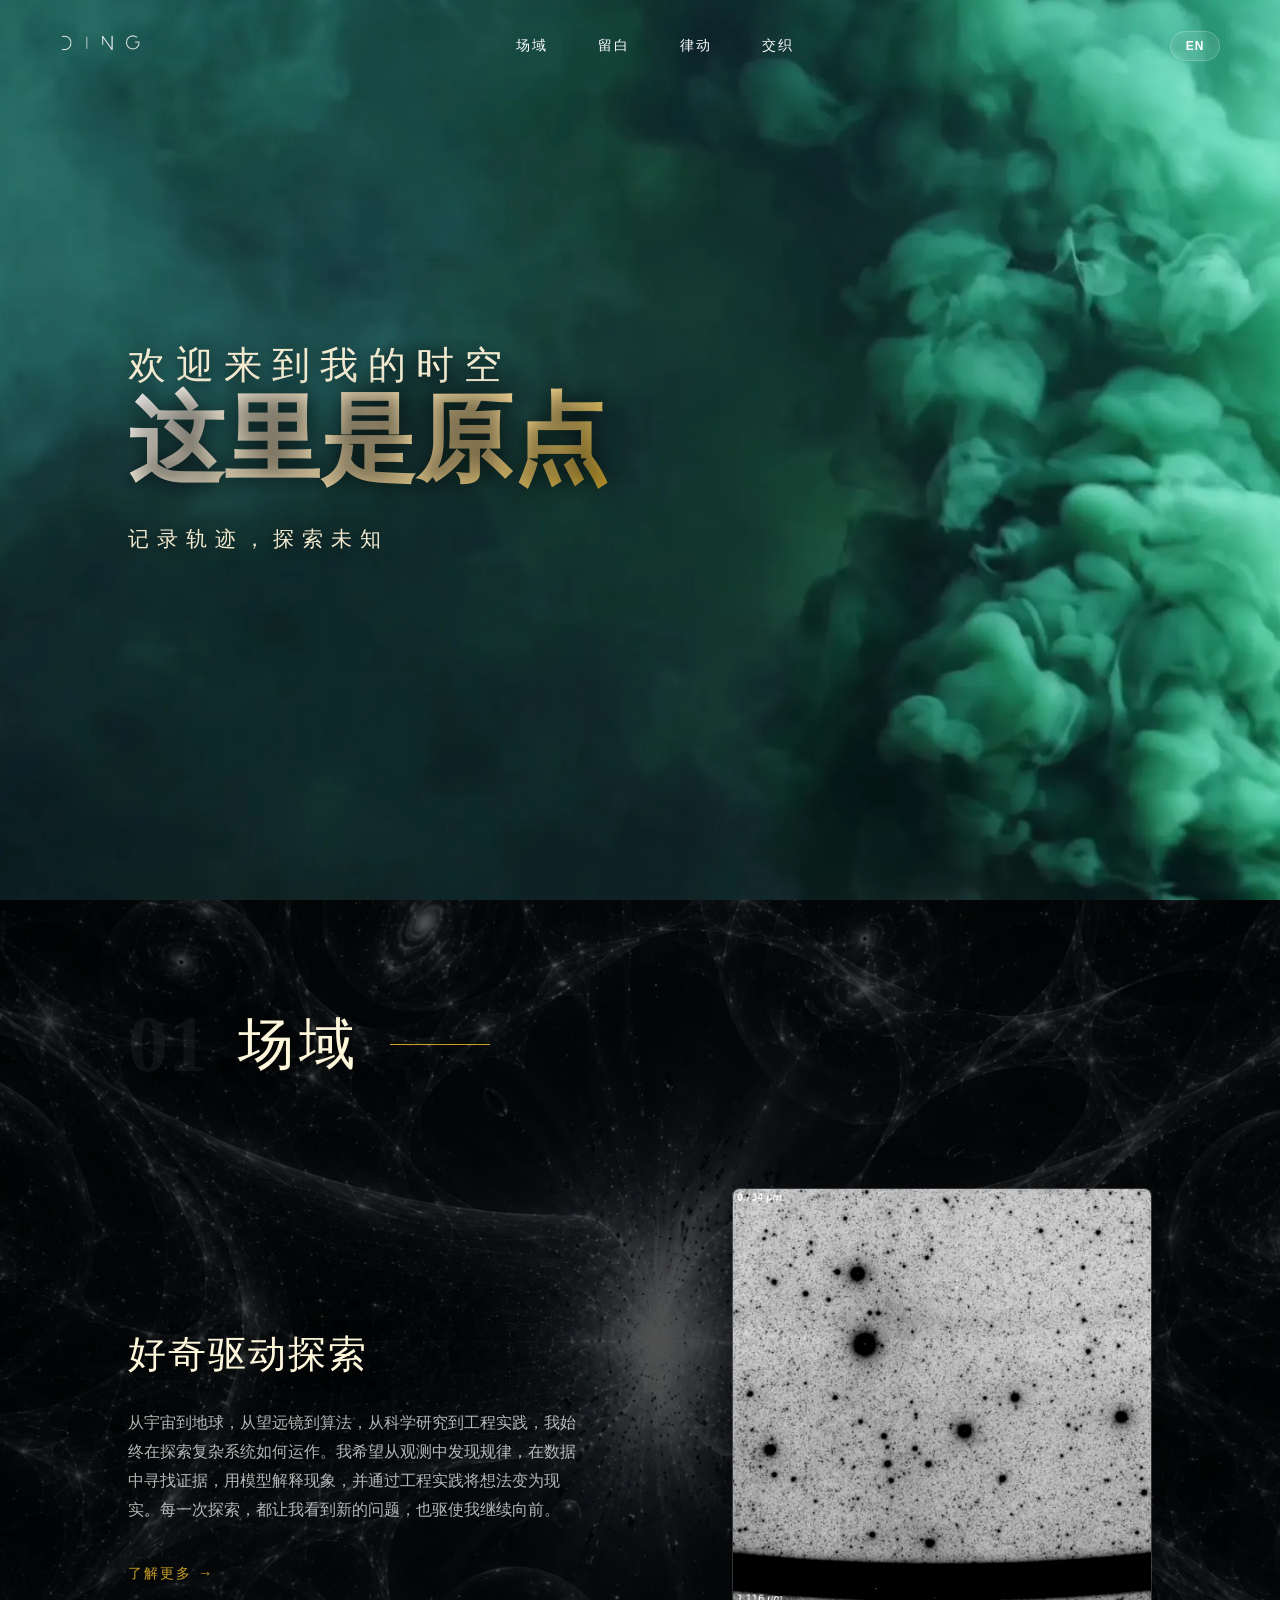
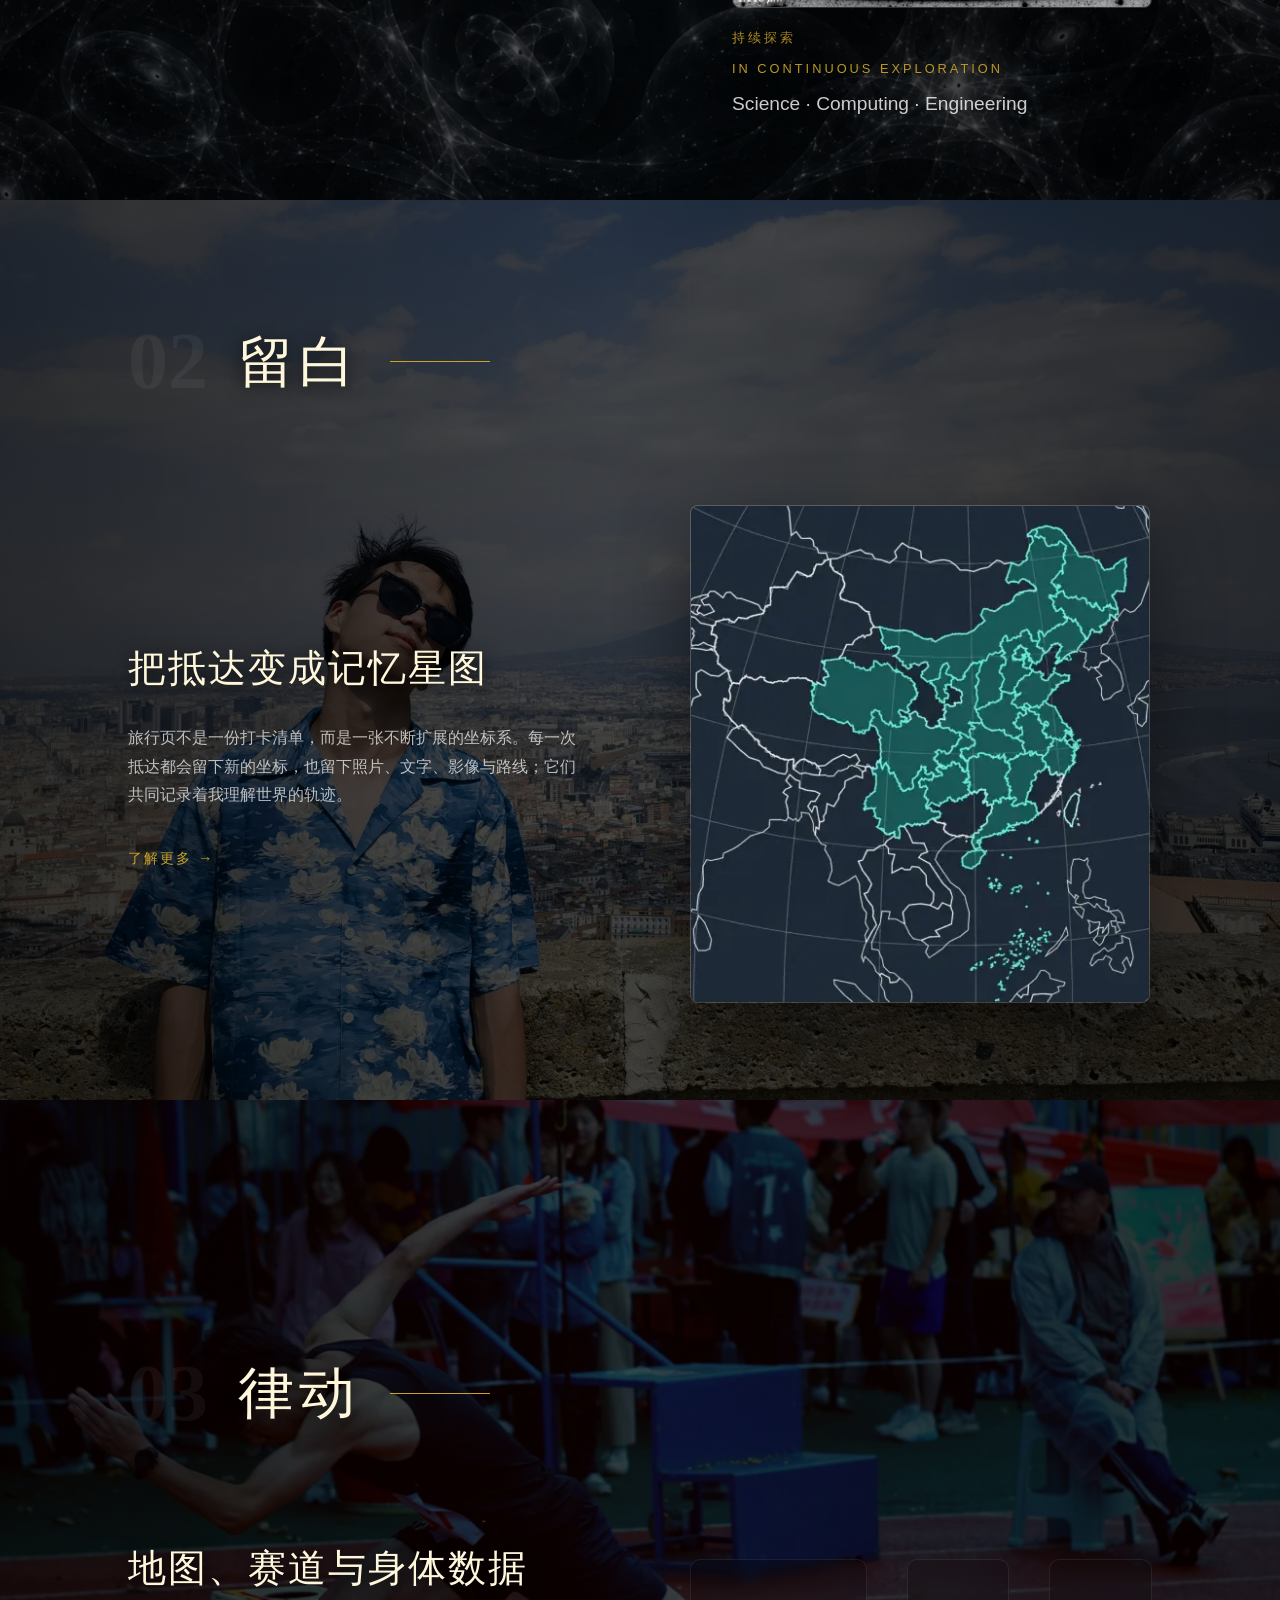
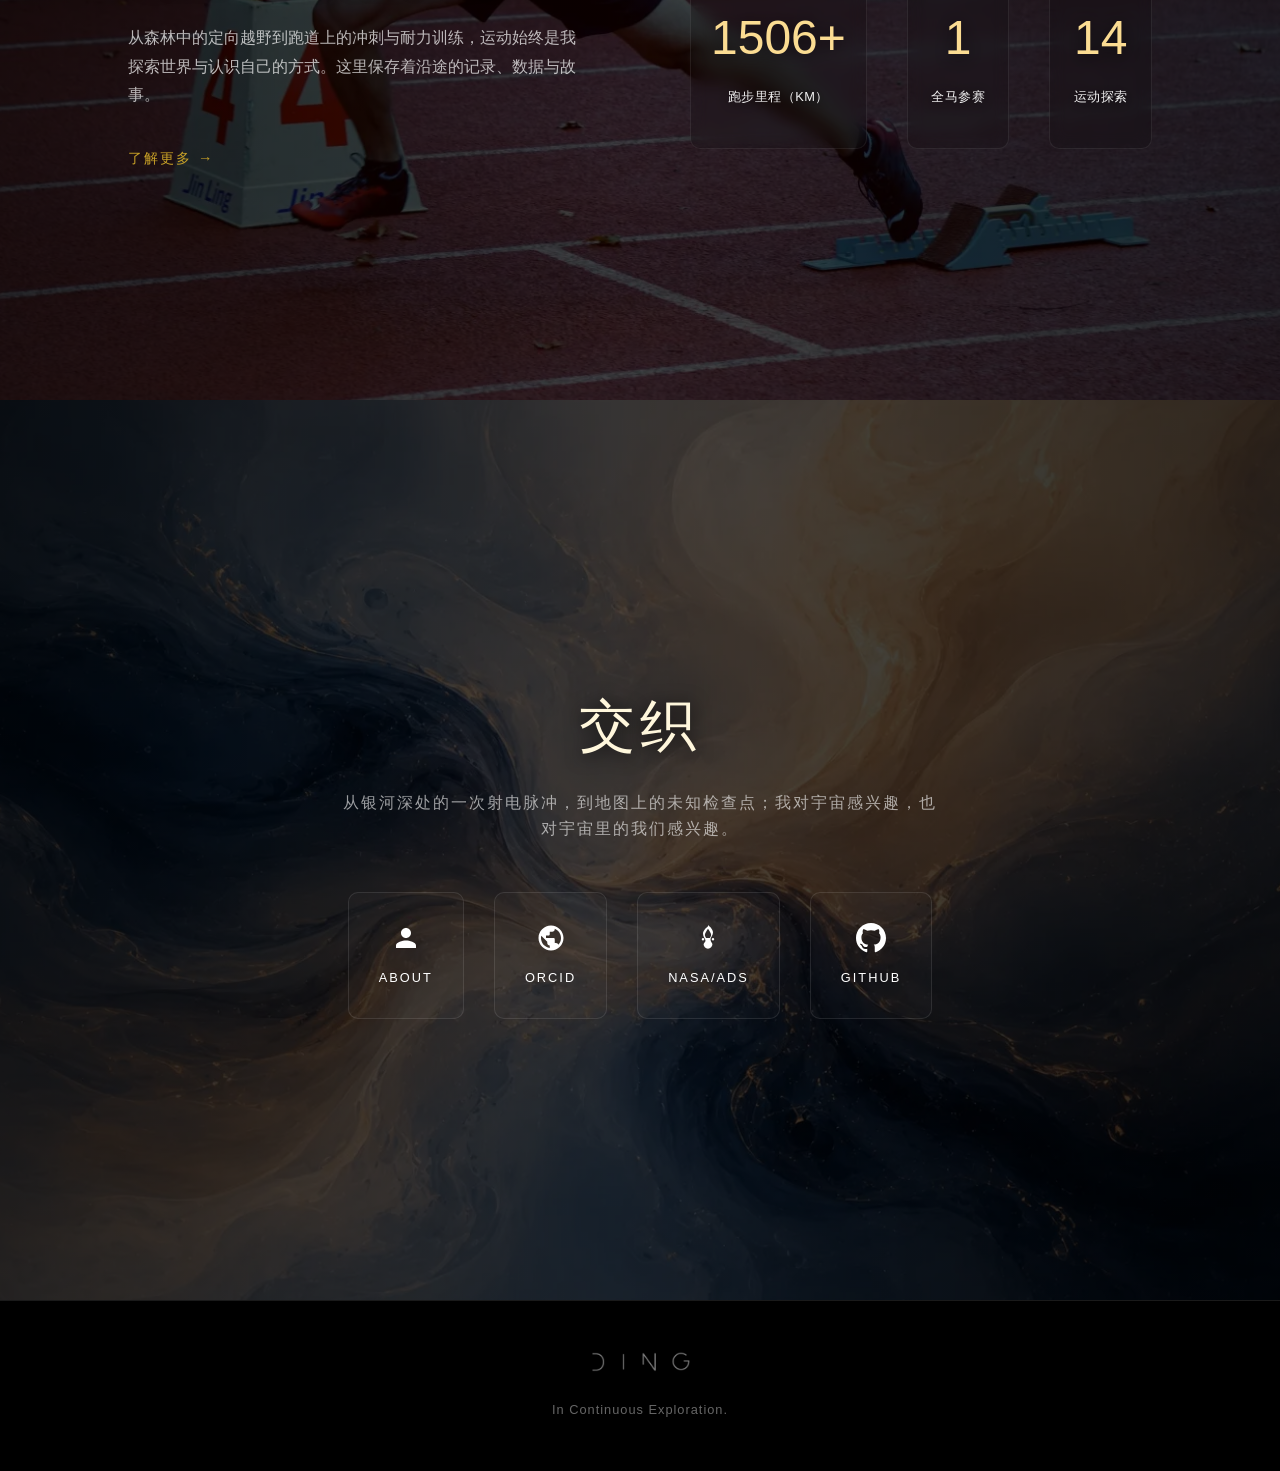
<file: index.html>
<!DOCTYPE html>
<html lang="zh-CN">
<head>
    <meta charset="UTF-8">
    <meta name="viewport" content="width=device-width, initial-scale=1.0">
    <meta name="description" content="个人主页：场域、留白、律动与交织。">
    <title>原点 | Personal Homepage</title>
    <link rel="preload" as="image" href="images/mobile/1024/home.webp" media="(max-width: 768px)" fetchpriority="high">
    <link rel="preload" as="image" href="images/home.webp" media="(min-width: 769px)" fetchpriority="high">
    <link rel="stylesheet" href="css/style.css?v=transition-direct-20260730">
</head>
<body data-lang="zh">
    <!-- 加载屏 -->
    <div class="loader" id="loader">
        <div class="loader-logo">
            <img src="images/mobile/480/Ding_ver1.webp" srcset="images/mobile/480/Ding_ver1.webp 480w, images/Ding_ver1.png 900w" sizes="200px" alt="DING Logo" class="logo-img">
        </div>
        <div class="loader-progress">
            <div class="progress-bar"></div>
        </div>
    </div>

    <!-- 导航栏 -->
    <nav class="nav" id="nav">
        <div class="nav-logo">
            <img src="images/mobile/480/Ding_ver1.webp" srcset="images/mobile/480/Ding_ver1.webp 480w, images/Ding_ver1.png 900w" sizes="80px" alt="DING Logo" class="nav-logo-img">
        </div>
        <div class="nav-menu">
            <a href="#research" class="nav-link">
                <span class="lang-zh">场域</span>
                <span class="lang-en">Research</span>
            </a>
            <a href="#life" class="nav-link">
                <span class="lang-zh">留白</span>
                <span class="lang-en">Life</span>
            </a>
            <a href="#sports" class="nav-link">
                <span class="lang-zh">律动</span>
                <span class="lang-en">Motion</span>
            </a>
            <a href="#contact" class="nav-link">
                <span class="lang-zh">交织</span>
                <span class="lang-en">About</span>
            </a>
        </div>
        <button class="lang-toggle" id="langToggle">
            <span class="lang-icon">EN</span>
        </button>
        <div class="nav-toggle">
            <span></span>
            <span></span>
            <span></span>
        </div>
    </nav>

    <!-- Hero 区域 - 视频背景 -->
    <section class="hero" id="hero">
        <div class="hero-video">
            <picture class="hero-poster">
                <source type="image/webp" srcset="images/mobile/480/home.webp 480w, images/mobile/768/home.webp 768w, images/mobile/1024/home.webp 1024w, images/home.webp 1920w" sizes="100vw">
                <img loading="eager" decoding="async" fetchpriority="high" src="images/mobile/1024/home.webp" alt="" aria-hidden="true">
            </picture>
            <video id="heroVideo" autoplay muted loop playsinline preload="metadata" data-src="./videos/homepage_animation.mp4?v=performance-20260729"></video>
            <!-- 视频加载时的占位背景 -->
            <div class="hero-placeholder"></div>
        </div>
        <div class="hero-overlay"></div>
        <div class="hero-content">
            <h1 class="hero-title">
                <span class="title-line lang-zh">欢迎来到我的时空</span>
                <span class="title-line lang-en">Welcome to My Spacetime</span>
                <span class="title-main lang-zh">这里是原点</span>
                <span class="title-main lang-en">This is the Origin</span>
            </h1>
            <p class="hero-subtitle lang-zh">记录轨迹，探索未知</p>
            <p class="hero-subtitle lang-en">Documenting Journeys, Exploring the Unknown</p>
        </div>
    </section>

    <!-- 科研区域 -->
    <section class="section section-research" id="research">
        <div class="section-bg">
            <img loading="lazy" decoding="async" src="images/mobile/1024/research.webp" srcset="images/mobile/480/research.webp 480w, images/mobile/768/research.webp 768w, images/mobile/1024/research.webp 1024w, images/research.webp 1535w" sizes="100vw" alt="Research Background" class="bg-image">
        </div>
        <div class="section-container">
            <div class="section-header">
                <span class="section-number">01</span>
                <h2 class="section-title">
                    <span class="lang-zh">场域</span>
                    <span class="lang-en">Research</span>
                </h2>
                <div class="section-line"></div>
            </div>
            <div class="section-content">
                <div class="content-text">
                    <h3 class="lang-zh">好奇驱动探索</h3>
                    <h3 class="lang-en">Curiosity Driven Exploration</h3>
                    <p class="lang-zh">从宇宙到地球，从望远镜到算法，从科学研究到工程实践，我始终在探索复杂系统如何运作。我希望从观测中发现规律，在数据中寻找证据，用模型解释现象，并通过工程实践将想法变为现实。每一次探索，都让我看到新的问题，也驱使我继续向前。</p>
                    <p class="lang-en">From the cosmos to the Earth, from telescopes to algorithms, and from scientific research to engineering practice, I am fascinated by the challenge of understanding complex systems. I seek patterns through observation, uncover evidence in data, build models to explain the world, and transform ideas into practical solutions through engineering. Every answer leads to new questions, and every question inspires the next journey of exploration.</p>
                    <a href="research.html" class="section-link">
                        <span class="lang-zh">了解更多 →</span>
                        <span class="lang-en">Learn More →</span>
                    </a>
                </div>
                <div class="content-visual">
                    <div class="visual-card research-portrait">
                        <div class="card-image">
                            <img loading="lazy" decoding="async" src="images/mobile/768/spherex.webp" srcset="images/mobile/480/spherex.webp 480w, images/mobile/768/spherex.webp 768w, images/mobile/1024/spherex.webp 1024w, images/spherex.webp 1614w" sizes="(max-width: 768px) 86vw, 420px" alt="SPHEREx telescope concept">
                        </div>
                        <div class="card-info">
                            <span class="lang-zh">持续探索</span>
                            <span class="lang-en">In continuous exploration</span>
                            <p class="lang-zh">Science · Computing · Engineering</p>
                            <p class="lang-en">Science · Computing · Engineering</p>
                        </div>
                    </div>
                </div>
            </div>
        </div>
    </section>

    <!-- 生活区域 -->
    <section class="section section-life" id="life">
        <div class="section-bg">
            <img loading="lazy" decoding="async" src="images/mobile/1024/life-bg.webp" srcset="images/mobile/480/life-bg.webp 480w, images/mobile/768/life-bg.webp 768w, images/mobile/1024/life-bg.webp 1024w, images/life-bg.webp 1920w" sizes="100vw" alt="Life Background" class="bg-image">
        </div>
        <div class="section-container">
            <div class="section-header">
                <span class="section-number">02</span>
                <h2 class="section-title">
                    <span class="lang-zh">留白</span>
                    <span class="lang-en">Life</span>
                </h2>
                <div class="section-line"></div>
            </div>
            <div class="section-content reverse">
                <div class="content-visual">
                    <div class="visual-card life-portrait">
                        <div class="card-image">
                            <img loading="lazy" decoding="async" src="images/mobile/768/life-map.webp" srcset="images/mobile/480/life-map.webp 480w, images/mobile/768/life-map.webp 768w, images/mobile/1024/life-map.webp 1024w, images/life-map.webp 1200w" sizes="(max-width: 768px) 86vw, 420px" alt="Life memory">
                        </div>
                    </div>
                </div>
                <div class="content-text">
                    <h3 class="lang-zh">把抵达变成记忆星图</h3>
                    <h3 class="lang-en">Turning Places into a Memory Map</h3>
                    <p class="lang-zh">旅行页不是一份打卡清单，而是一张不断扩展的坐标系。每一次抵达都会留下新的坐标，也留下照片、文字、影像与路线；它们共同记录着我理解世界的轨迹。</p>
                    <p class="lang-en">This is not a checklist of destinations, but a continuously expanding coordinate system. Every arrival adds a new set of coordinates, accompanied by photographs, writings, memories, and routes. Together, they form the trajectory of how I explore and understand the world.</p>
                    <a href="life.html" class="section-link">
                        <span class="lang-zh">了解更多 →</span>
                        <span class="lang-en">Learn More →</span>
                    </a>
                </div>
            </div>
        </div>
    </section>

    <!-- 运动区域 -->
    <section class="section section-sports" id="sports">
        <div class="section-bg">
            <img loading="lazy" decoding="async" src="images/mobile/1024/sports.webp" srcset="images/mobile/480/sports.webp 480w, images/mobile/768/sports.webp 768w, images/mobile/1024/sports.webp 1024w, images/sports.webp 1920w" sizes="100vw" alt="Sports Background" class="bg-image">
        </div>
        <div class="section-container">
            <div class="section-header">
                <span class="section-number">03</span>
                <h2 class="section-title">
                    <span class="lang-zh">律动</span>
                    <span class="lang-en">Motion</span>
                </h2>
                <div class="section-line"></div>
            </div>
            <div class="section-content">
                <div class="content-text">
                    <h3 class="lang-zh">地图、赛道与身体数据</h3>
                    <h3 class="lang-en">Maps, Tracks, and Body Data</h3>
                    <p class="lang-zh">从森林中的定向越野到跑道上的冲刺与耐力训练，运动始终是我探索世界与认识自己的方式。这里保存着沿途的记录、数据与故事。</p>
                    <p class="lang-en">From orienteering in the forest to sprints and endurance training on the track, sports have always been a way for me to explore the world and understand myself. Here, I keep records, data, and stories from my journeys.</p>
                    <a href="motion.html" class="section-link">
                        <span class="lang-zh">了解更多 →</span>
                        <span class="lang-en">Learn More →</span>
                    </a>
                </div>
                <div class="content-visual">
                    <div class="stats-grid">
                        <div class="stat-item">
                            <span class="stat-number" data-target="1700" data-suffix="+">0</span>
                            <span class="stat-label lang-zh">跑步里程（KM）</span>
                            <span class="stat-label lang-en">Distance(KM)</span>
                        </div>
                        <div class="stat-item">
                            <span class="stat-number" data-target="2">0</span>
                            <span class="stat-label lang-zh">全马参赛</span>
                            <span class="stat-label lang-en">Marathon</span>
                        </div>
                        <div class="stat-item">
                            <span class="stat-number" data-target="16">0</span>
                            <span class="stat-label lang-zh">运动探索</span>
                            <span class="stat-label lang-en">Exploration</span>
                        </div>
                    </div>
                </div>
            </div>
        </div>
    </section>

    <!-- 联系区域 -->
    <section class="section section-contact" id="contact">
        <div class="section-bg">
            <img loading="lazy" decoding="async" src="images/mobile/1024/jiaozhi.webp" srcset="images/mobile/480/jiaozhi.webp 480w, images/mobile/768/jiaozhi.webp 768w, images/mobile/1024/jiaozhi.webp 1024w, images/jiaozhi.webp 1536w" sizes="100vw" alt="About Background" class="bg-image">
        </div>
        <div class="section-container">
            <div class="contact-content">
                <h2 class="contact-title">
                    <span class="lang-zh">交织</span>
                    <span class="lang-en">Interwoven</span>
                </h2>
                <p class="contact-subtitle">
                    <span class="lang-zh">从银河深处的一次射电脉冲，到地图上的未知检查点；我对宇宙感兴趣，也对宇宙里的我们感兴趣。</span>
                    <span class="lang-en">From radio pulses in the Galaxy to unknown checkpoints on a map, I care about the universe and about us inside it.</span>
                </p>
                <div class="contact-links">
                    <a href="about.html" class="contact-link">
                        <svg viewBox="0 0 24 24"><path d="M12 12c2.21 0 4-1.79 4-4s-1.79-4-4-4-4 1.79-4 4 1.79 4 4 4zm0 2c-2.67 0-8 1.34-8 4v2h16v-2c0-2.66-5.33-4-8-4z"/></svg>
                        <span class="lang-zh">About</span>
                        <span class="lang-en">About</span>
                    </a>
                    <a href="https://orcid.org/0009-0006-4677-3780" target="_blank" class="contact-link">
                        <svg viewBox="0 0 24 24"><path d="M12 2C6.48 2 2 6.48 2 12s4.48 10 10 10 10-4.48 10-10S17.52 2 12 2zm-1 17.93c-3.95-.49-7-3.85-7-7.93 0-.62.08-1.21.21-1.79L9 15v1c0 1.1.9 2 2 2v1.93zm6.9-2.54c-.26-.81-1-1.39-1.9-1.39h-1v-3c0-.55-.45-1-1-1H8v-2h2c.55 0 1-.45 1-1V7h2c1.1 0 2-.9 2-2v-.41c2.93 1.19 5 4.06 5 7.41 0 2.08-.8 3.97-2.1 5.39z"/></svg>
                        <span class="lang-zh">ORCID</span>
                        <span class="lang-en">ORCID</span>
                    </a>
                    <a href="https://ui.adsabs.harvard.edu/" target="_blank" class="contact-link">
                        <svg viewBox="0 0 24 24"><path d="M12 2.5s-4 3-4 6c0 2.5 2 4 2 5.5S8.5 16 8.5 17c0 1.5 1.5 3.5 3.5 3.5s3.5-2 3.5-3.5c0-1-1.5-2-1.5-4s2-3 2-5.5c0-3-4-6-4-6zm0 2c1 1.5 2.5 3.5 2.5 5 0 1-.5 1.5-1 2.5h-3c-.5-1-1-1.5-1-2.5 0-1.5 1.5-3.5 2.5-5zM8 12c-.5 0-1 .5-1 1s.5 1 1 1 1-.5 1-1-.5-1-1-1zm8 0c-.5 0-1 .5-1 1s.5 1 1 1 1-.5 1-1-.5-1-1-1z"/></svg>
                        <span class="lang-zh">NASA/ADS</span>
                        <span class="lang-en">NASA/ADS</span>
                    </a>
                    <a href="https://github.com/HyneSeeker" target="_blank" class="contact-link">
                        <svg viewBox="0 0 24 24"><path d="M12 0C5.374 0 0 5.373 0 12c0 5.302 3.438 9.8 8.207 11.387.599.111.793-.261.793-.577v-2.234c-3.338.726-4.033-1.416-4.033-1.416-.546-1.387-1.333-1.756-1.333-1.756-1.089-.745.083-.729.083-.729 1.205.084 1.839 1.237 1.839 1.237 1.07 1.834 2.807 1.304 3.492.997.107-.775.418-1.305.762-1.604-2.665-.305-5.467-1.334-5.467-5.931 0-1.311.469-2.381 1.236-3.221-.124-.303-.535-1.524.117-3.176 0 0 1.008-.322 3.301 1.23A11.509 11.509 0 0112 5.803c1.02.005 2.047.138 3.006.404 2.291-1.552 3.297-1.23 3.297-1.23.653 1.653.242 2.874.118 3.176.77.84 1.235 1.911 1.235 3.221 0 4.609-2.807 5.624-5.479 5.921.43.372.823 1.102.823 2.222v3.293c0 .319.192.694.801.576C20.566 21.797 24 17.3 24 12c0-6.627-5.373-12-12-12z"/></svg>
                        <span>GitHub</span>
                    </a>
                </div>
            </div>
        </div>
    </section>

    <!-- 页脚 -->
    <footer class="footer">
        <div class="footer-content">
            <div class="footer-logo">
                <img loading="lazy" decoding="async" src="images/mobile/480/Ding_ver1.webp" srcset="images/mobile/480/Ding_ver1.webp 480w, images/Ding_ver1.png 900w" sizes="100px" alt="DING Logo" class="footer-logo-img">
            </div>
            <p class="footer-text">
                <span class="lang-zh">In Continuous Exploration.</span>
                <span class="lang-en">In Continuous Exploration.</span>
            </p>
        </div>
    </footer>

    <script src="js/main.js?v=transition-direct-20260730"></script>
</body>
</html>
</file>
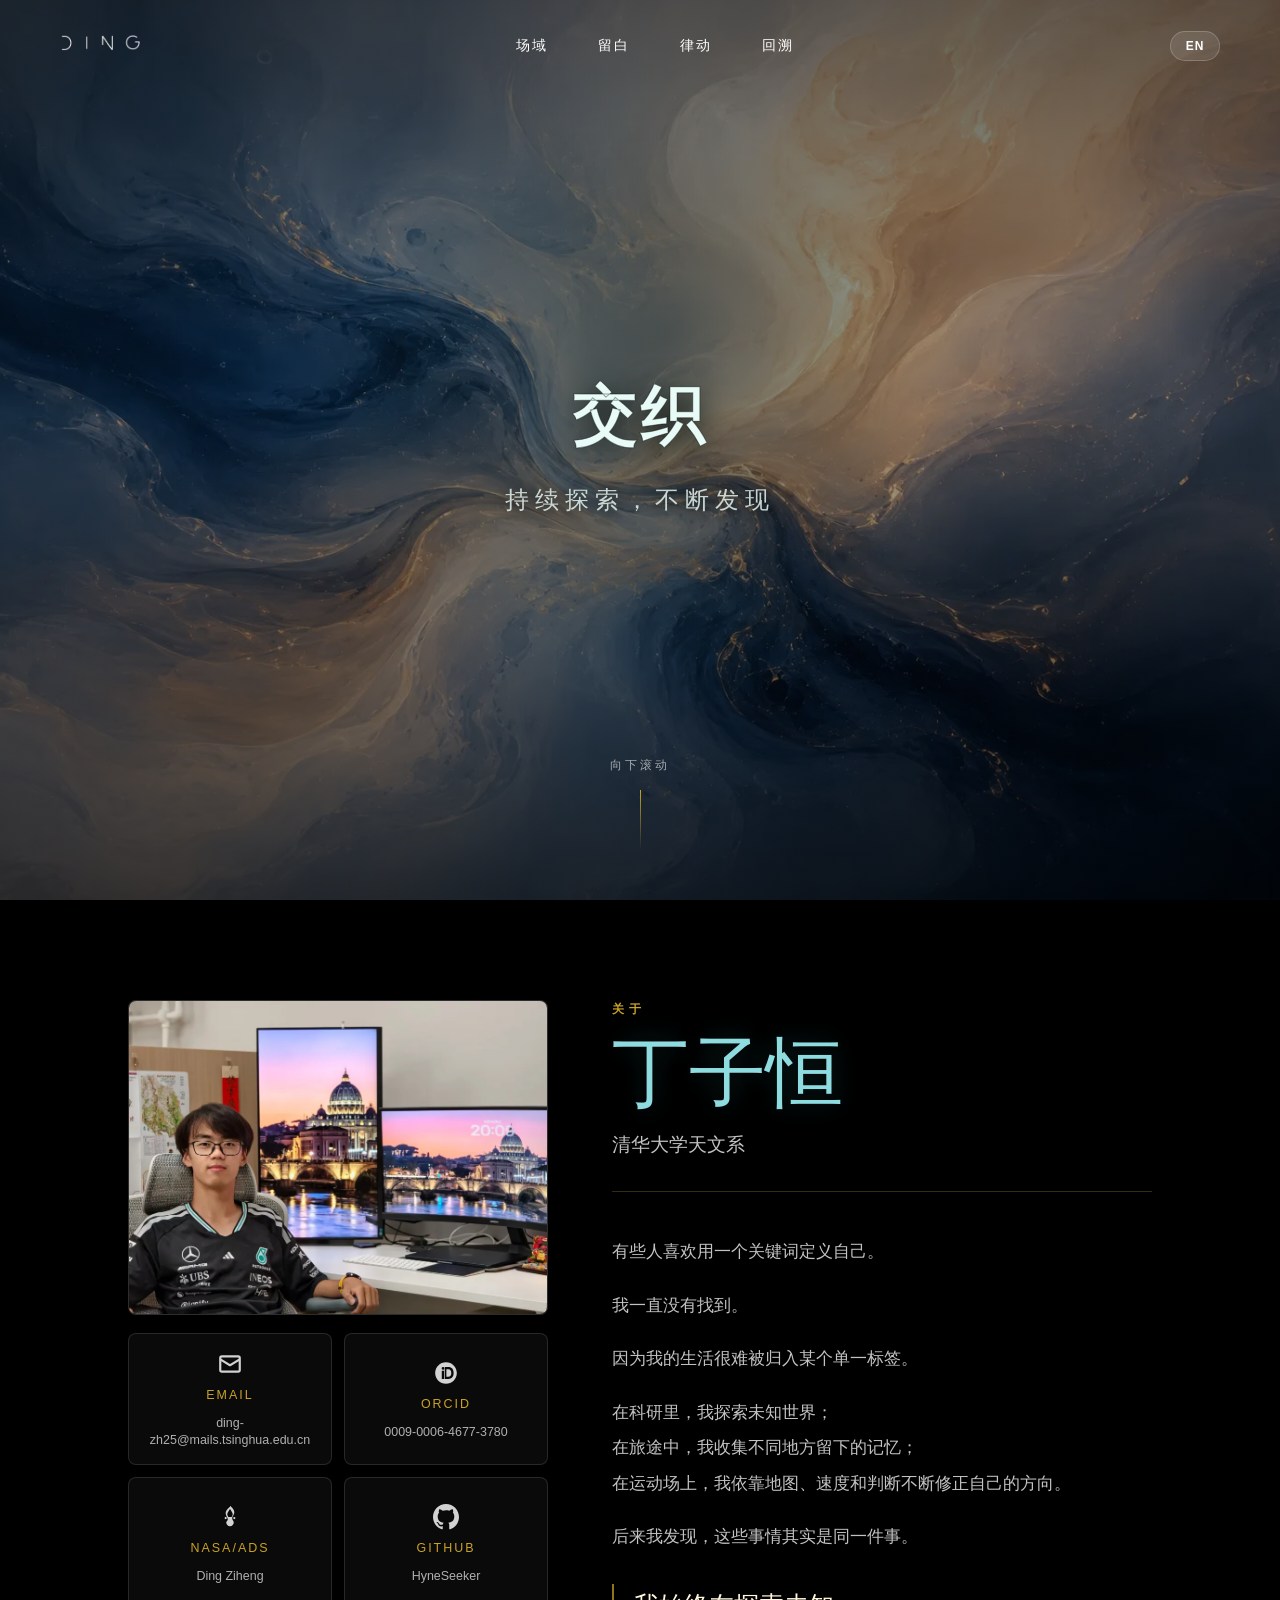
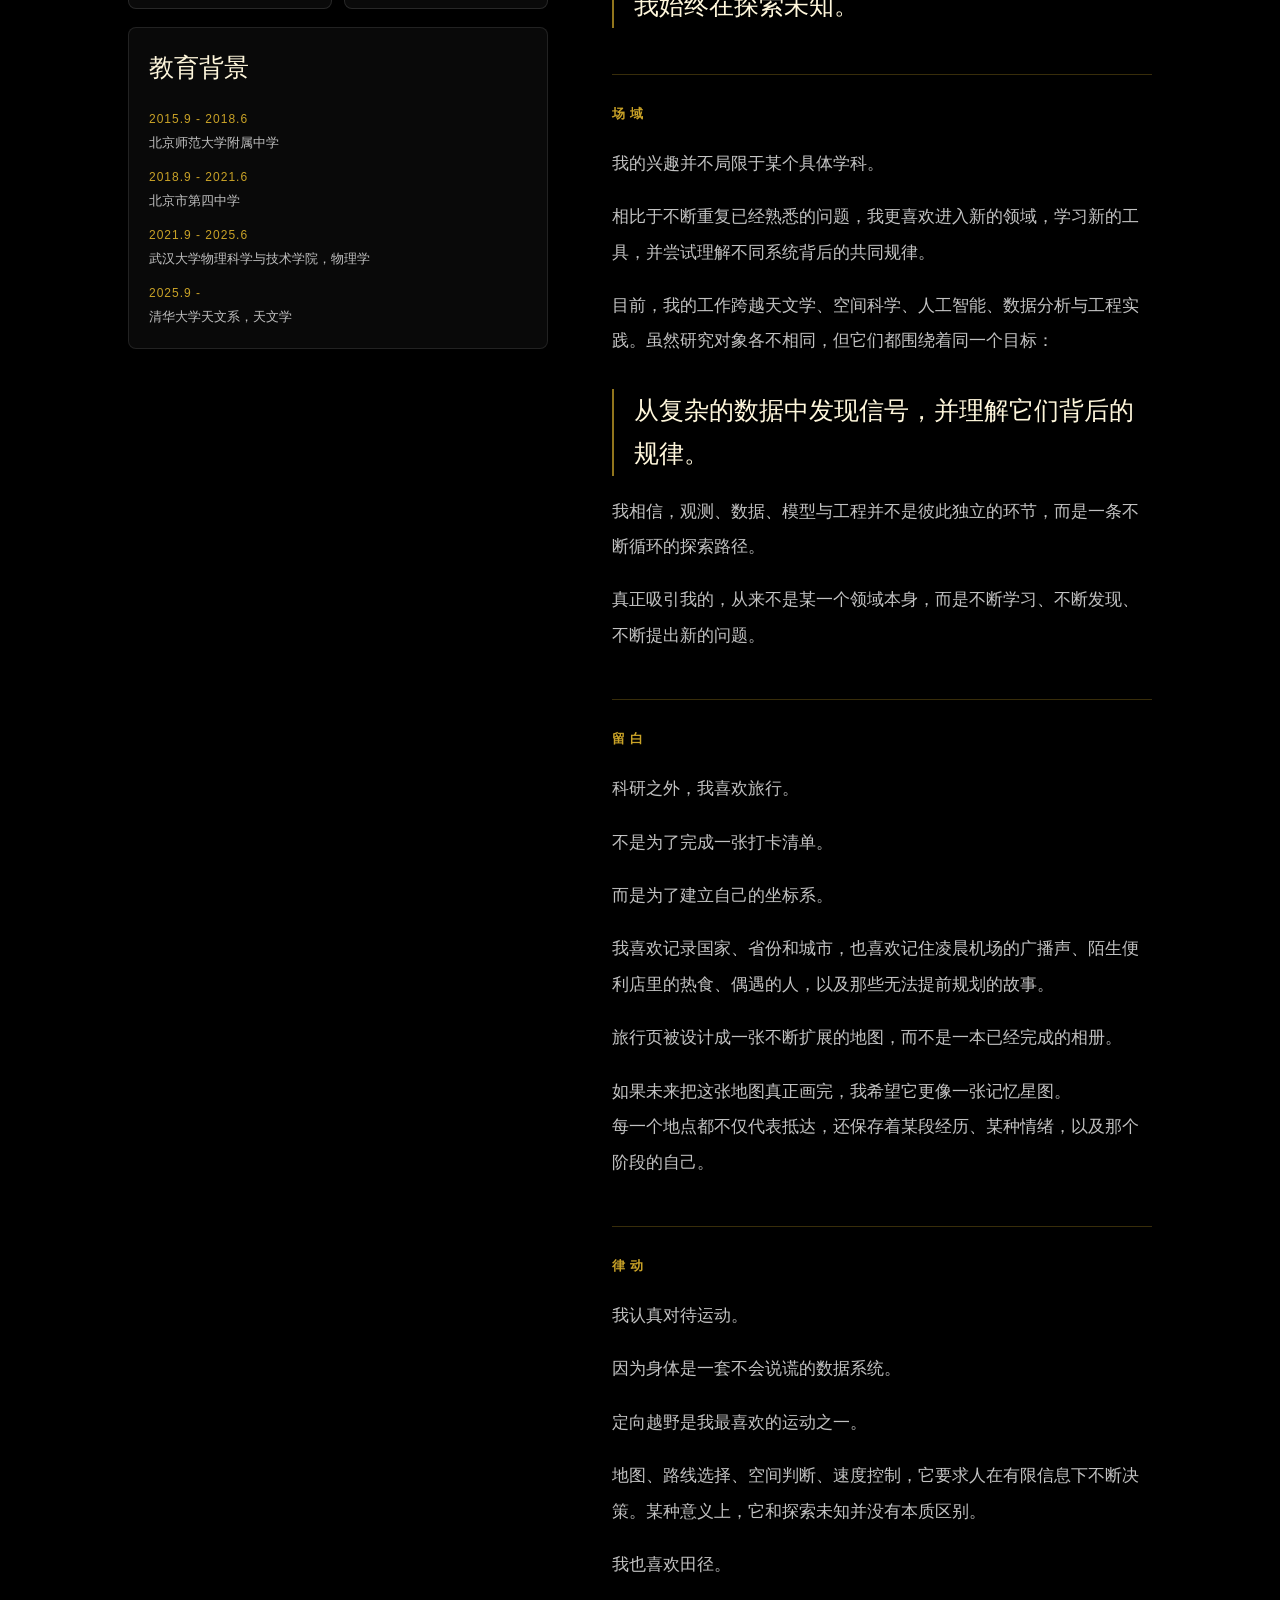
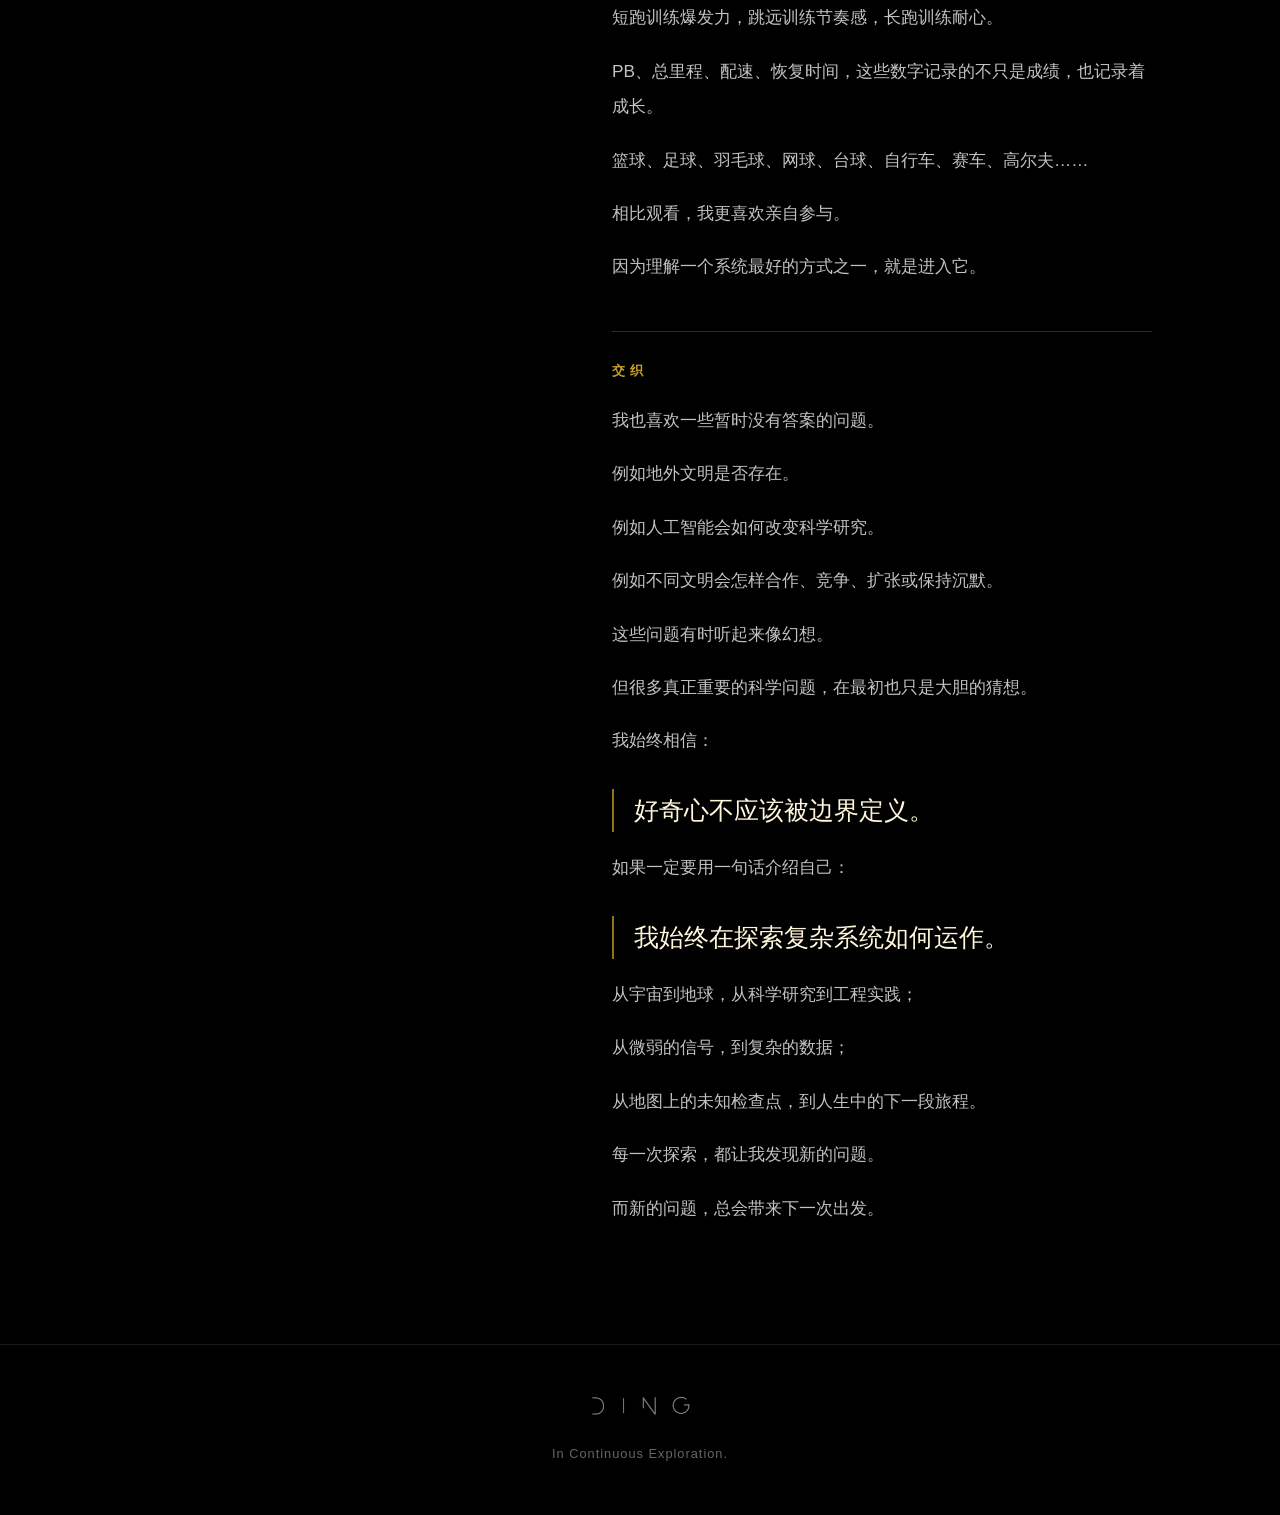
<file: about.html>
<!DOCTYPE html>
<html lang="zh-CN">
<head>
    <meta charset="UTF-8">
    <meta name="viewport" content="width=device-width, initial-scale=1.0">
    <title>交织 | About</title>
    <link rel="preload" as="image" href="images/mobile/1024/ABOUT/jiaozhi.webp" media="(max-width: 768px)" fetchpriority="high">
    <link rel="preload" as="image" href="images/ABOUT/jiaozhi.webp" media="(min-width: 769px)" fetchpriority="high">
    <link rel="stylesheet" href="css/style.css?v=transition-direct-20260730">
    <link rel="stylesheet" href="css/pages.css?v=transition-direct-20260730">
</head>
<body data-lang="zh">
    <!-- 导航栏 -->
    <nav class="nav" id="nav">
        <div class="nav-logo">
            <a href="index.html">
                <img src="images/Ding_ver1.png" alt="DING Logo" class="nav-logo-img">
            </a>
        </div>
        <div class="nav-menu">
            <a href="research.html" class="nav-link">
                <span class="lang-zh">场域</span>
                <span class="lang-en">Research</span>
            </a>
            <a href="life.html" class="nav-link">
                <span class="lang-zh">留白</span>
                <span class="lang-en">Life</span>
            </a>
            <a href="motion.html" class="nav-link">
                <span class="lang-zh">律动</span>
                <span class="lang-en">Motion</span>
            </a>
            <a href="index.html" class="nav-link">
                <span class="lang-zh">回溯</span>
                <span class="lang-en">Back Home</span>
            </a>
        </div>
        <button class="lang-toggle" id="langToggle">
            <span class="lang-icon">EN</span>
        </button>
    </nav>

    <!-- 顶部大图区域 -->
    <section class="page-hero" id="pageHero">
        <div class="page-hero-bg">
            <img loading="eager" decoding="async" fetchpriority="high" src="images/mobile/1024/ABOUT/jiaozhi.webp" srcset="images/mobile/480/ABOUT/jiaozhi.webp 480w, images/mobile/768/ABOUT/jiaozhi.webp 768w, images/mobile/1024/ABOUT/jiaozhi.webp 1024w, images/ABOUT/jiaozhi.webp 1536w" sizes="100vw" alt="About Background" class="hero-bg-image">
        </div>
        <div class="page-hero-overlay"></div>
        <div class="page-hero-content">
            <h1 class="page-hero-title">
                <span class="lang-zh">交织</span>
                <span class="lang-en">Interwoven</span>
            </h1>
            <p class="page-hero-subtitle">
                <span class="lang-zh">持续探索，不断发现</span>
                <span class="lang-en">In Continuous Exploration</span>
            </p>
        </div>
        <div class="page-hero-scroll">
            <span class="lang-zh">向下滚动</span>
            <span class="lang-en">Scroll Down</span>
            <div class="scroll-line"></div>
        </div>
    </section>

    <!-- 内容列表区域 -->
    <section class="page-content" id="pageContent">
        <div class="about-profile-layout">
            <aside class="about-profile-card" aria-label="Portrait and profile summary">
                <img loading="lazy" decoding="async" src="images/ABOUT/id.webp" alt="Portrait" class="about-portrait">
                <div class="about-contact-links about-side-contact" aria-label="Contact links">
                    <a href="mailto:ding-zh25@mails.tsinghua.edu.cn" aria-label="Email ding-zh25@mails.tsinghua.edu.cn" title="ding-zh25@mails.tsinghua.edu.cn">
                        <svg viewBox="0 0 24 24" aria-hidden="true"><path d="M2 6.5A2.5 2.5 0 014.5 4h15A2.5 2.5 0 0122 6.5v11A2.5 2.5 0 0119.5 20h-15A2.5 2.5 0 012 17.5v-11zm2.5-.5a.5.5 0 00-.5.5v.7l8 4.8 8-4.8v-.7a.5.5 0 00-.5-.5h-15zm15.5 3.5l-7.48 4.49a1 1 0 01-1.04 0L4 9.5v8a.5.5 0 00.5.5h15a.5.5 0 00.5-.5v-8z"/></svg>
                        <span>Email</span>
                        <strong>ding-zh25@mails.tsinghua.edu.cn</strong>
                    </a>
                    <a href="https://orcid.org/0009-0006-4677-3780" target="_blank" rel="noopener" aria-label="ORCID 0009-0006-4677-3780" title="ORCID 0009-0006-4677-3780">
                        <svg viewBox="0 0 24 24" aria-hidden="true"><path d="M12 2C6.48 2 2 6.48 2 12s4.48 10 10 10 10-4.48 10-10S17.52 2 12 2zm-4 5.75a1.25 1.25 0 112.5 0 1.25 1.25 0 01-2.5 0zm2.25 9.75H8.1V10h2.15v7.5zm2.1 0H10.9V6.5h3.35c3.05 0 4.8 2.15 4.8 5.48 0 3.37-1.75 5.52-4.8 5.52h-1.9zm0-1.95h1.75c1.82 0 2.78-1.33 2.78-3.57 0-2.2-.96-3.53-2.78-3.53h-1.75v7.1z"/></svg>
                        <span>ORCID</span>
                        <strong>0009-0006-4677-3780</strong>
                    </a>
                    <a href="https://ui.adsabs.harvard.edu/" target="_blank" rel="noopener" aria-label="NASA ADS profile" title="NASA/ADS">
                        <svg viewBox="0 0 24 24" aria-hidden="true"><path d="M12 2.5s-4 3-4 6c0 2.5 2 4 2 5.5S8.5 16 8.5 17c0 1.5 1.5 3.5 3.5 3.5s3.5-2 3.5-3.5c0-1-1.5-2-1.5-4s2-3 2-5.5c0-3-4-6-4-6zm0 2c1 1.5 2.5 3.5 2.5 5 0 1-.5 1.5-1 2.5h-3c-.5-1-1-1.5-1-2.5 0-1.5 1.5-3.5 2.5-5zM8 12c-.5 0-1 .5-1 1s.5 1 1 1 1-.5 1-1-.5-1-1-1zm8 0c-.5 0-1 .5-1 1s.5 1 1 1 1-.5 1-1-.5-1-1-1z"/></svg>
                        <span>NASA/ADS</span>
                        <strong>Ding Ziheng</strong>
                    </a>
                    <a href="https://github.com/HyneSeeker" target="_blank" rel="noopener" aria-label="GitHub profile" title="GitHub">
                        <svg viewBox="0 0 24 24" aria-hidden="true"><path d="M12 0C5.374 0 0 5.373 0 12c0 5.302 3.438 9.8 8.207 11.387.599.111.793-.261.793-.577v-2.234c-3.338.726-4.033-1.416-4.033-1.416-.546-1.387-1.333-1.756-1.333-1.756-1.089-.745.083-.729.083-.729 1.205.084 1.839 1.237 1.839 1.237 1.07 1.834 2.807 1.304 3.492.997.107-.775.418-1.305.762-1.604-2.665-.305-5.467-1.334-5.467-5.931 0-1.311.469-2.381 1.236-3.221-.124-.303-.535-1.524.117-3.176 0 0 1.008-.322 3.301 1.23A11.509 11.509 0 0112 5.803c1.02.005 2.047.138 3.006.404 2.291-1.552 3.297-1.23 3.297-1.23.653 1.653.242 2.874.118 3.176.77.84 1.235 1.911 1.235 3.221 0 4.609-2.807 5.624-5.479 5.921.43.372.823 1.102.823 2.222v3.293c0 .319.192.694.801.576C20.566 21.797 24 17.3 24 12c0-6.627-5.373-12-12-12z"/></svg>
                        <span>GitHub</span>
                        <strong>HyneSeeker</strong>
                    </a>
                </div>
                <section class="about-extra-panel about-side-education">
                    <h3>
                        <span class="lang-zh">教育背景</span>
                        <span class="lang-en">Education</span>
                    </h3>
                    <ol class="about-timeline">
                        <li>
                            <time>2015.9 - 2018.6</time>
                            <span class="lang-zh">北京师范大学附属中学</span>
                            <span class="lang-en">The High School Affiliated to Beijing Normal University</span>
                        </li>
                        <li>
                            <time>2018.9 - 2021.6</time>
                            <span class="lang-zh">北京市第四中学</span>
                            <span class="lang-en">Beijing No. 4 High School</span>
                        </li>
                        <li>
                            <time>2021.9 - 2025.6</time>
                            <span class="lang-zh">武汉大学物理科学与技术学院，物理学</span>
                            <span class="lang-en">School of Physics and Technology, Wuhan University, Physics</span>
                        </li>
                        <li>
                            <time>2025.9 -</time>
                            <span class="lang-zh">清华大学天文系，天文学</span>
                            <span class="lang-en">Department of Astronomy, Tsinghua University, Astronomy</span>
                        </li>
                    </ol>
                </section>
            </aside>

            <article class="about-main-copy">
                <header class="about-identity">
                    <p class="about-identity-kicker">
                        <span class="lang-zh">关于</span>
                        <span class="lang-en">About</span>
                    </p>
                    <h1>
                        <span class="lang-zh">丁子恒</span>
                        <span class="lang-en">Ding Ziheng</span>
                    </h1>
                    <p class="about-identity-affiliation">
                        <span class="lang-zh">清华大学天文系</span>
                        <span class="lang-en">Department of Astronomy, Tsinghua University</span>
                    </p>
                </header>
                <div class="about-intro-prose">
                    <p><span class="lang-zh">有些人喜欢用一个关键词定义自己。</span><span class="lang-en">Some people like to define themselves with a single keyword.</span></p>
                    <p><span class="lang-zh">我一直没有找到。</span><span class="lang-en">I have never quite found mine.</span></p>
                    <p><span class="lang-zh">因为我的生活很难被归入某个单一标签。</span><span class="lang-en">My life does not fit comfortably into one label.</span></p>
                    <p><span class="lang-zh">在科研里，我探索未知世界；<br>在旅途中，我收集不同地方留下的记忆；<br>在运动场上，我依靠地图、速度和判断不断修正自己的方向。</span><span class="lang-en">In research, I explore the unknown.<br>While traveling, I collect memories from unfamiliar places.<br>In sports, I rely on maps, speed, and judgment to keep adjusting my direction.</span></p>
                    <p><span class="lang-zh">后来我发现，这些事情其实是同一件事。</span><span class="lang-en">Later I realized that these are, in many ways, the same thing.</span></p>
                    <p class="about-pull"><span class="lang-zh">我始终在探索未知。</span><span class="lang-en">I am always exploring the unknown.</span></p>

                    <p class="about-marker"><span class="lang-zh">场域</span><span class="lang-en">Research</span></p>
                    <p><span class="lang-zh">我的兴趣并不局限于某个具体学科。</span><span class="lang-en">My interests are not confined to a single discipline.</span></p>
                    <p><span class="lang-zh">相比于不断重复已经熟悉的问题，我更喜欢进入新的领域，学习新的工具，并尝试理解不同系统背后的共同规律。</span><span class="lang-en">Rather than staying within familiar territory, I enjoy entering new fields, learning new tools, and discovering the common principles behind different systems.</span></p>
                    <p><span class="lang-zh">目前，我的工作跨越天文学、空间科学、人工智能、数据分析与工程实践。虽然研究对象各不相同，但它们都围绕着同一个目标：</span><span class="lang-en">My current work spans astronomy, space science, artificial intelligence, data analysis, and engineering. Although the subjects are diverse, they are all driven by the same goal:</span></p>
                    <p class="about-pull"><span class="lang-zh">从复杂的数据中发现信号，并理解它们背后的规律。</span><span class="lang-en">To uncover meaningful signals from complex data and understand the systems behind them.</span></p>
                    <p><span class="lang-zh">我相信，观测、数据、模型与工程并不是彼此独立的环节，而是一条不断循环的探索路径。</span><span class="lang-en">To me, observations, data, models, and engineering are not isolated activities, but different stages of the same continuous process of exploration.</span></p>
                    <p><span class="lang-zh">真正吸引我的，从来不是某一个领域本身，而是不断学习、不断发现、不断提出新的问题。</span><span class="lang-en">What fascinates me most is not a particular discipline, but the opportunity to keep learning, discovering, and asking new questions.</span></p>

                    <p class="about-marker"><span class="lang-zh">留白</span><span class="lang-en">Life</span></p>
                    <p><span class="lang-zh">科研之外，我喜欢旅行。</span><span class="lang-en">Outside research, I enjoy traveling.</span></p>
                    <p><span class="lang-zh">不是为了完成一张打卡清单。</span><span class="lang-en">Not to complete a checklist,</span></p>
                    <p><span class="lang-zh">而是为了建立自己的坐标系。</span><span class="lang-en">but to build my own coordinate system.</span></p>
                    <p><span class="lang-zh">我喜欢记录国家、省份和城市，也喜欢记住凌晨机场的广播声、陌生便利店里的热食、偶遇的人，以及那些无法提前规划的故事。</span><span class="lang-en">I like collecting countries, provinces, and cities, but I also remember airport announcements before dawn, hot food in unfamiliar convenience stores, chance encounters, and stories that could never have been planned.</span></p>
                    <p><span class="lang-zh">旅行页被设计成一张不断扩展的地图，而不是一本已经完成的相册。</span><span class="lang-en">The travel page is designed as an expanding map rather than a finished album.</span></p>
                    <p><span class="lang-zh">如果未来把这张地图真正画完，我希望它更像一张记忆星图。<br>每一个地点都不仅代表抵达，还保存着某段经历、某种情绪，以及那个阶段的自己。</span><span class="lang-en">I hope that one day it will become a star map of memories, where every place preserves not only a destination, but also an experience, an emotion, and a version of myself.</span></p>

                    <p class="about-marker"><span class="lang-zh">律动</span><span class="lang-en">Motion</span></p>
                    <p><span class="lang-zh">我认真对待运动。</span><span class="lang-en">I take sports seriously.</span></p>
                    <p><span class="lang-zh">因为身体是一套不会说谎的数据系统。</span><span class="lang-en">Because the body is a data system that never lies.</span></p>
                    <p><span class="lang-zh">定向越野是我最喜欢的运动之一。</span><span class="lang-en">Orienteering is one of my favorite sports.</span></p>
                    <p><span class="lang-zh">地图、路线选择、空间判断、速度控制，它要求人在有限信息下不断决策。某种意义上，它和探索未知并没有本质区别。</span><span class="lang-en">Maps, route choices, spatial judgment, and speed control all require making decisions with limited information. In many ways, that is no different from exploring the unknown.</span></p>
                    <p><span class="lang-zh">我也喜欢田径。</span><span class="lang-en">I also enjoy track and field.</span></p>
                    <p><span class="lang-zh">短跑训练爆发力，跳远训练节奏感，长跑训练耐心。</span><span class="lang-en">Sprinting develops explosiveness, long jump develops rhythm, and distance running develops patience.</span></p>
                    <p><span class="lang-zh">PB、总里程、配速、恢复时间，这些数字记录的不只是成绩，也记录着成长。</span><span class="lang-en">PBs, total mileage, pace, and recovery time record not only performance, but also growth.</span></p>
                    <p><span class="lang-zh">篮球、足球、羽毛球、网球、台球、自行车、赛车、高尔夫……</span><span class="lang-en">Basketball, football, badminton, tennis, billiards, cycling, racing, golf…</span></p>
                    <p><span class="lang-zh">相比观看，我更喜欢亲自参与。</span><span class="lang-en">Rather than simply watching, I prefer to participate.</span></p>
                    <p><span class="lang-zh">因为理解一个系统最好的方式之一，就是进入它。</span><span class="lang-en">Because one of the best ways to understand a system is to become part of it.</span></p>

                    <p class="about-marker"><span class="lang-zh">交织</span><span class="lang-en">Interwoven</span></p>
                    <p><span class="lang-zh">我也喜欢一些暂时没有答案的问题。</span><span class="lang-en">I am also fascinated by questions that do not yet have answers.</span></p>
                    <p><span class="lang-zh">例如地外文明是否存在。</span><span class="lang-en">Whether extraterrestrial civilizations exist.</span></p>
                    <p><span class="lang-zh">例如人工智能会如何改变科学研究。</span><span class="lang-en">How artificial intelligence will reshape scientific discovery.</span></p>
                    <p><span class="lang-zh">例如不同文明会怎样合作、竞争、扩张或保持沉默。</span><span class="lang-en">How civilizations might cooperate, compete, expand, or remain silent across cosmic timescales.</span></p>
                    <p><span class="lang-zh">这些问题有时听起来像幻想。</span><span class="lang-en">Many of these questions sound speculative today.</span></p>
                    <p><span class="lang-zh">但很多真正重要的科学问题，在最初也只是大胆的猜想。</span><span class="lang-en">But many of the most important scientific questions once began as bold imagination.</span></p>
                    <p><span class="lang-zh">我始终相信：</span><span class="lang-en">I have always believed:</span></p>
                    <p class="about-pull"><span class="lang-zh">好奇心不应该被边界定义。</span><span class="lang-en">Curiosity should never be limited by boundaries.</span></p>

                    <p><span class="lang-zh">如果一定要用一句话介绍自己：</span><span class="lang-en">If I had to introduce myself in one sentence:</span></p>
                    <p class="about-pull"><span class="lang-zh">我始终在探索复杂系统如何运作。</span><span class="lang-en">I explore how complex systems work.</span></p>
                    <p><span class="lang-zh">从宇宙到地球，从科学研究到工程实践；</span><span class="lang-en">From the Universe to Earth.<br>From scientific research to engineering.</span></p>
                    <p><span class="lang-zh">从微弱的信号，到复杂的数据；</span><span class="lang-en">From faint signals to complex data.</span></p>
                    <p><span class="lang-zh">从地图上的未知检查点，到人生中的下一段旅程。</span><span class="lang-en">From unknown checkpoints on a map to the next journey in life.</span></p>
                    <p><span class="lang-zh">每一次探索，都让我发现新的问题。</span><span class="lang-en">Every exploration reveals new questions.</span></p>
                    <p><span class="lang-zh">而新的问题，总会带来下一次出发。</span><span class="lang-en">And those questions are what keep me moving forward.</span></p>
                </div>
            </article>
        </div>

    </section>

    <!-- 页脚 -->
    <footer class="footer">
        <div class="footer-content">
            <div class="footer-logo">
                <img src="images/Ding_ver1.png" alt="DING Logo" class="footer-logo-img">
            </div>
            <p class="footer-text">
                <span class="lang-zh">In Continuous Exploration.</span>
                <span class="lang-en">In Continuous Exploration.</span>
            </p>
        </div>
    </footer>

    <script src="js/pages.js?v=transition-direct-20260730"></script>
</body>
</html>
</file>
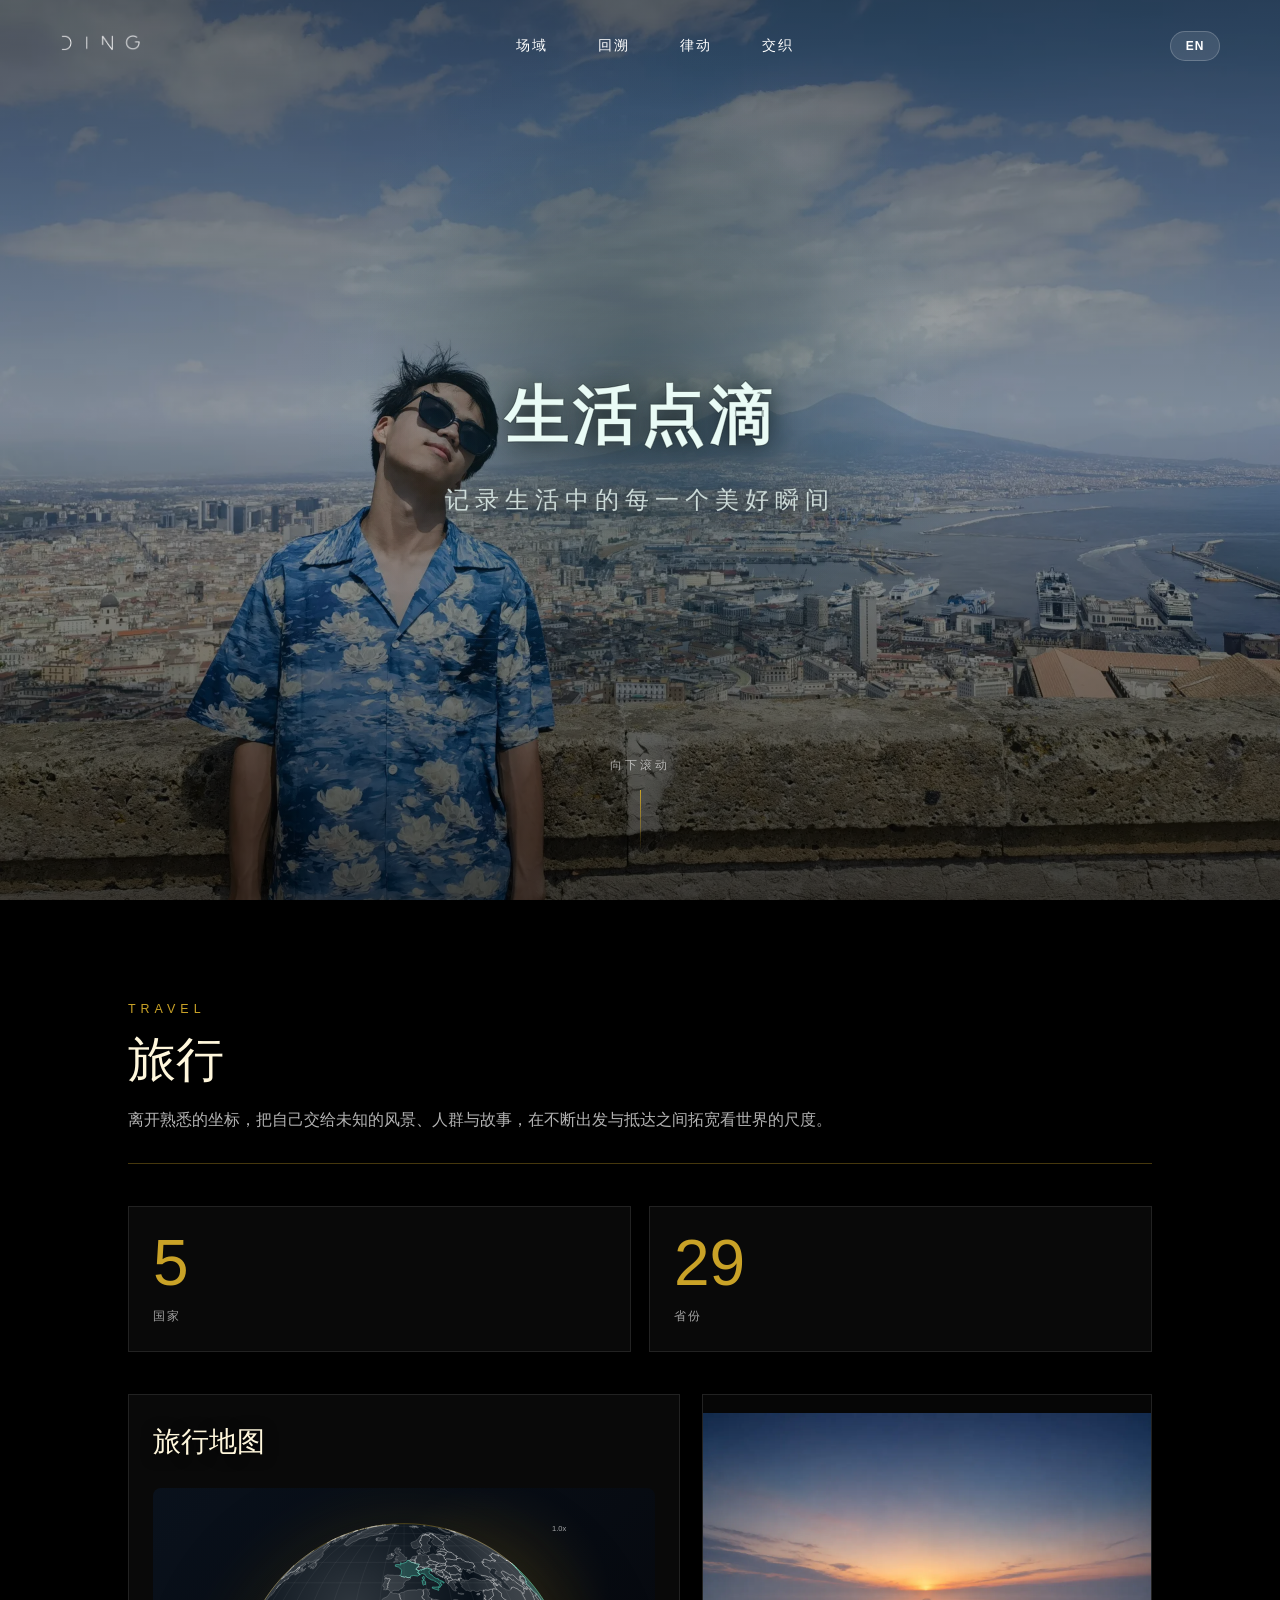
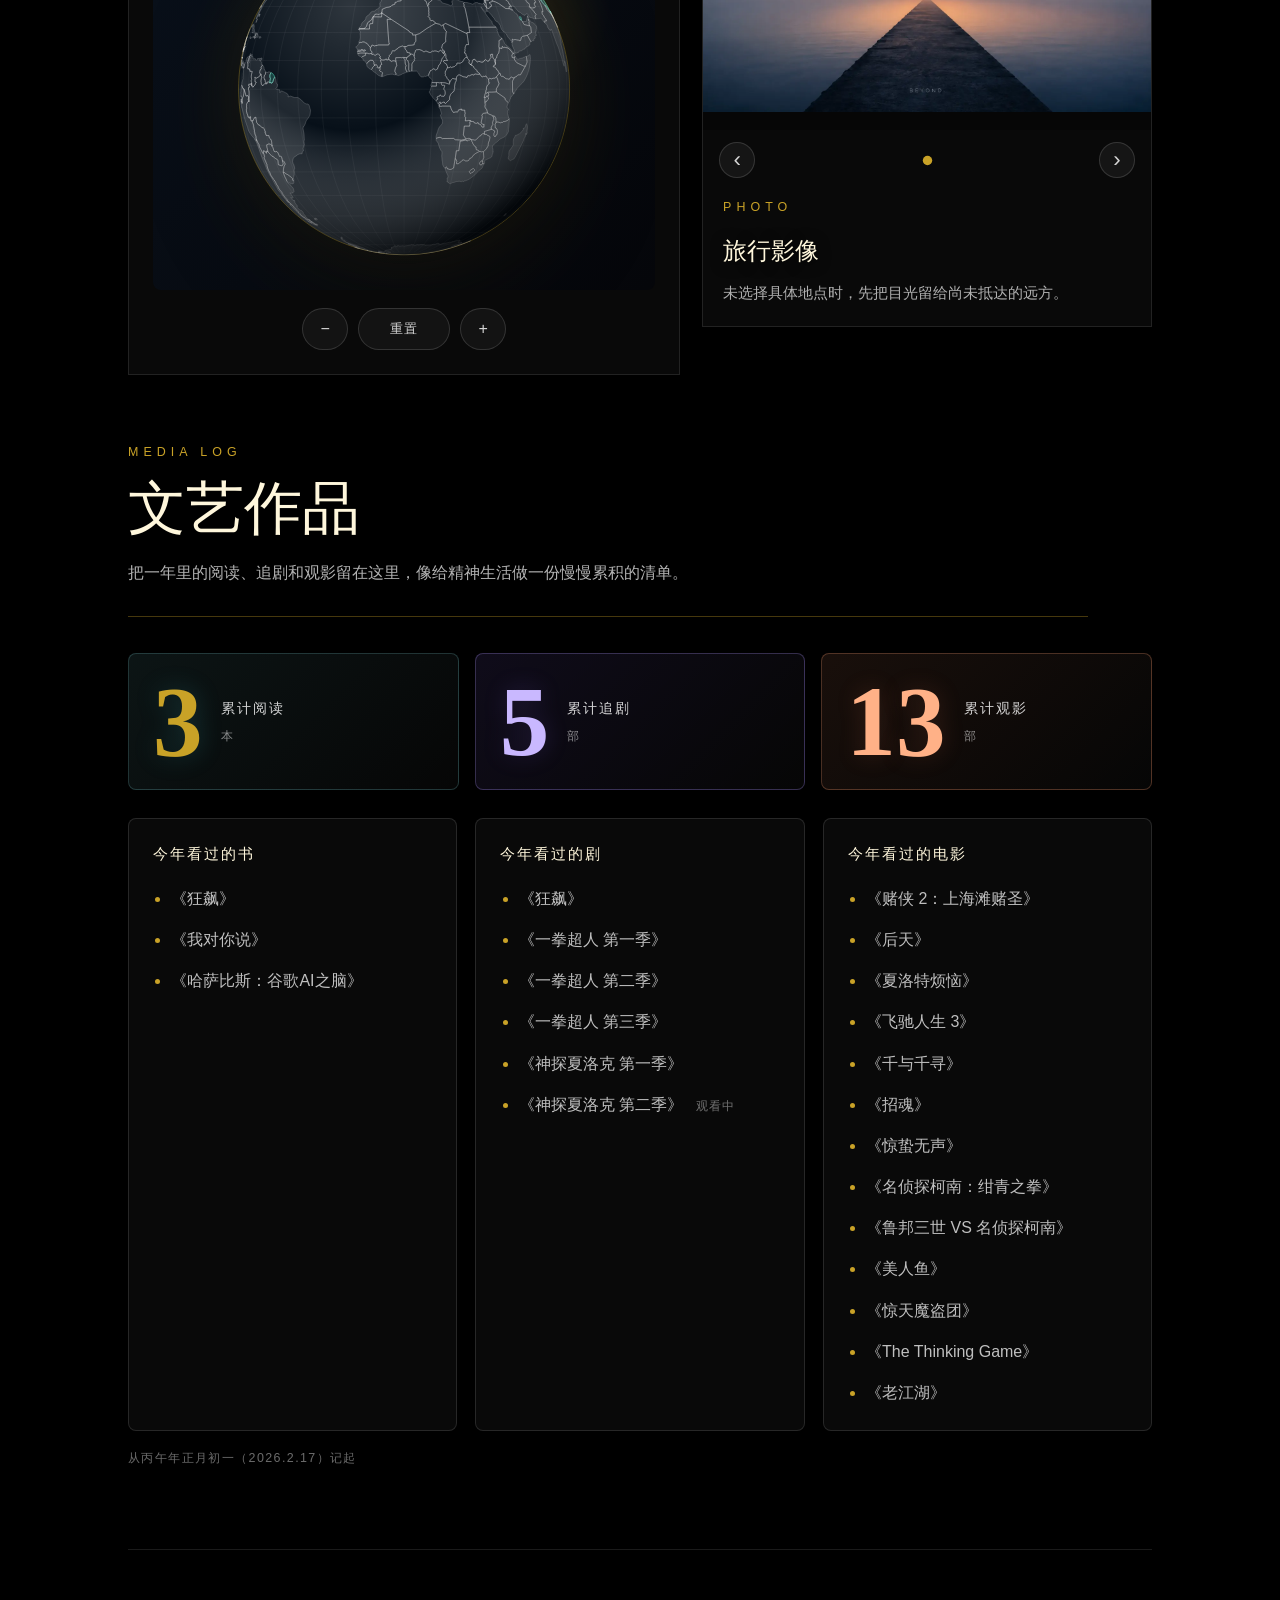
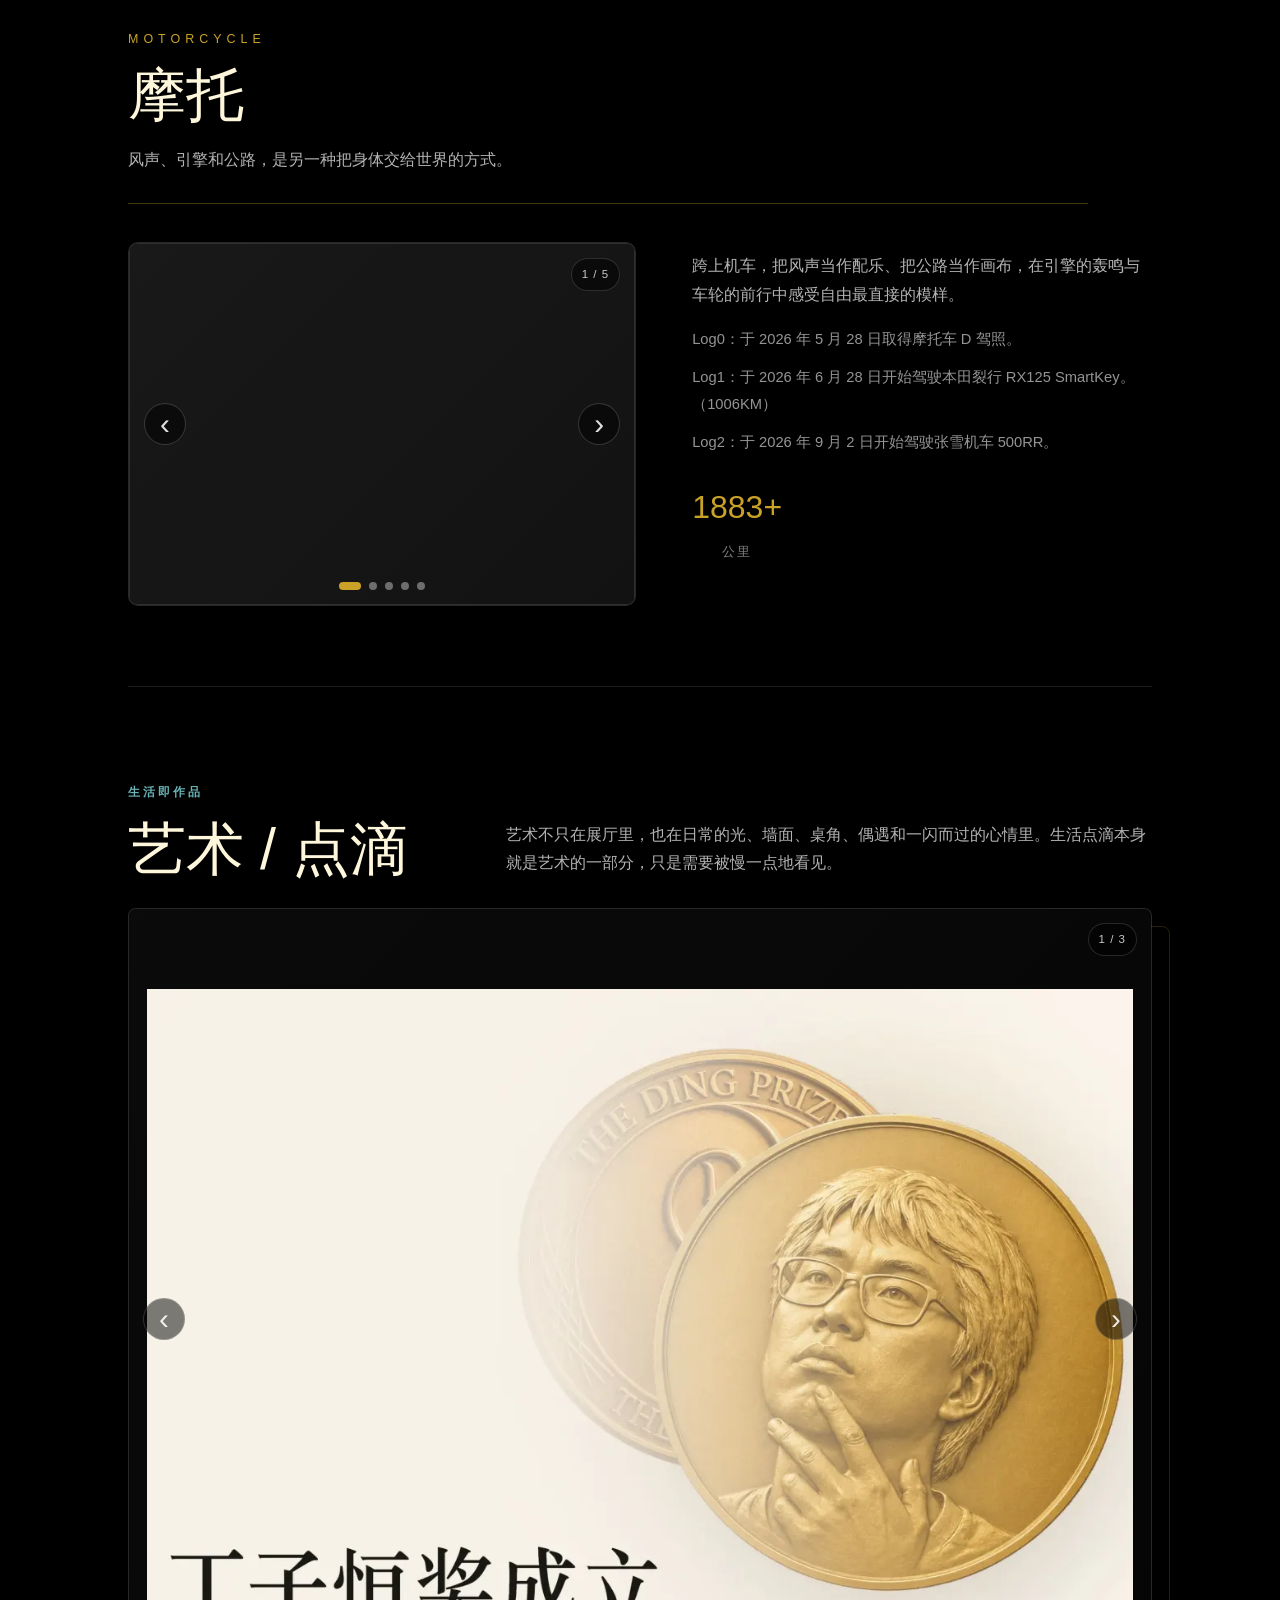
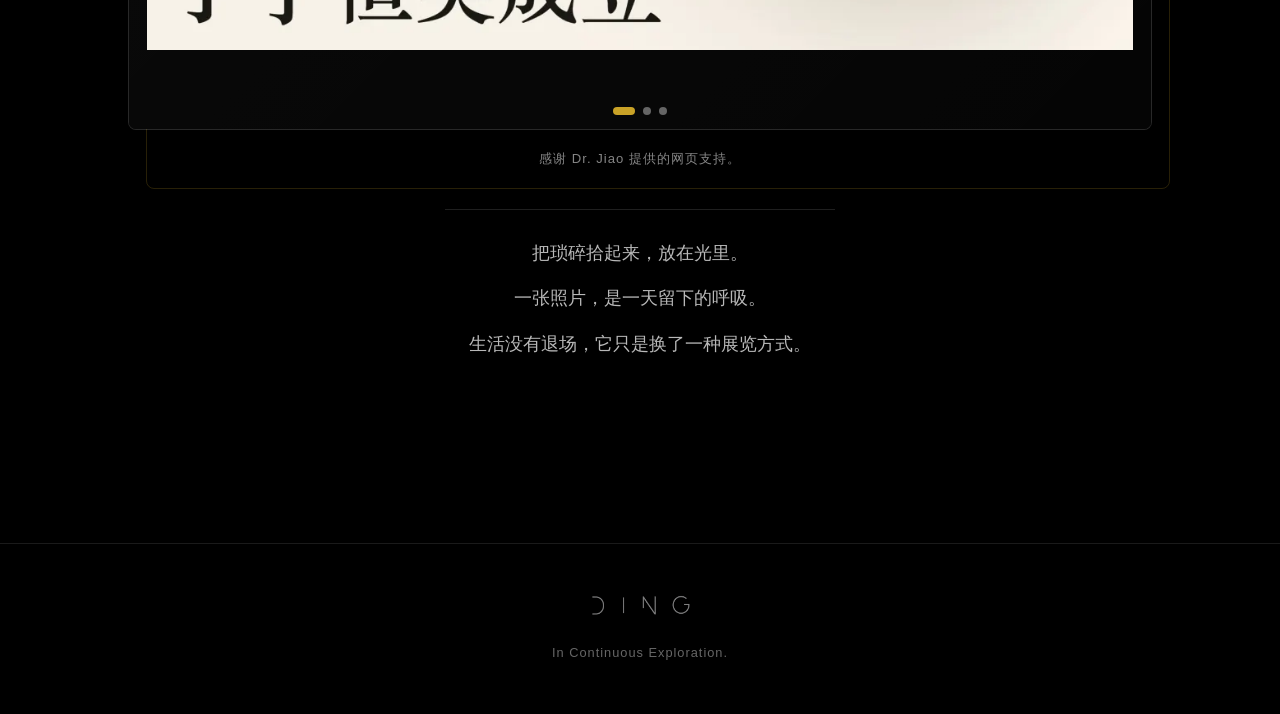
<file: life.html>
<!DOCTYPE html>
<html lang="zh-CN">
<head>
    <meta charset="UTF-8">
    <meta name="viewport" content="width=device-width, initial-scale=1.0">
    <title>留白 | Life</title>
    <link rel="preload" as="image" href="images/mobile/1024/LIFE/life.webp" media="(max-width: 768px)" fetchpriority="high">
    <link rel="preload" as="image" href="images/LIFE/life.webp" media="(min-width: 769px)" fetchpriority="high">
    <link rel="stylesheet" href="css/style.css?v=transition-direct-20260730">
    <link rel="stylesheet" href="css/pages.css?v=transition-direct-20260730">
</head>
<body data-lang="zh">
    <!-- 导航栏 -->
    <nav class="nav" id="nav">
        <div class="nav-logo">
            <a href="index.html">
                <img src="images/Ding_ver1.png" alt="DING Logo" class="nav-logo-img">
            </a>
        </div>
        <div class="nav-menu">
            <a href="research.html" class="nav-link">
                <span class="lang-zh">场域</span>
                <span class="lang-en">Research</span>
            </a>
            <a href="index.html#life" class="nav-link">
                <span class="lang-zh">回溯</span>
                <span class="lang-en">Back Home</span>
            </a>
            <a href="motion.html" class="nav-link">
                <span class="lang-zh">律动</span>
                <span class="lang-en">Motion</span>
            </a>
            <a href="about.html" class="nav-link">
                <span class="lang-zh">交织</span>
                <span class="lang-en">About</span>
            </a>
        </div>
        <button class="lang-toggle" id="langToggle">
            <span class="lang-icon">EN</span>
        </button>
    </nav>

    <!-- 顶部大图区域 -->
    <section class="page-hero" id="pageHero">
        <div class="page-hero-bg">
            <img loading="eager" decoding="async" fetchpriority="high" src="images/mobile/1024/LIFE/life.webp" srcset="images/mobile/480/LIFE/life.webp 480w, images/mobile/768/LIFE/life.webp 768w, images/mobile/1024/LIFE/life.webp 1024w, images/LIFE/life.webp 1920w" sizes="100vw" alt="Life Background" class="hero-bg-image">
        </div>
        <div class="page-hero-overlay"></div>
        <div class="page-hero-content">
            <h1 class="page-hero-title">
                <span class="lang-zh">生活点滴</span>
                <span class="lang-en">Life Moments</span>
            </h1>
            <p class="page-hero-subtitle">
                <span class="lang-zh">记录生活中的每一个美好瞬间</span>
                <span class="lang-en">Capturing Life's Beautiful Moments</span>
            </p>
        </div>
        <div class="page-hero-scroll">
            <span class="lang-zh">向下滚动</span>
            <span class="lang-en">Scroll Down</span>
            <div class="scroll-line"></div>
        </div>
    </section>

    <!-- 内容列表区域 -->
    <section class="page-content" id="pageContent">
        <div class="content-list">
            <section class="life-section travel-section">
                <div class="life-section-header">
                    <span class="section-kicker">Travel</span>
                    <h2 class="life-section-title">
                        <span class="lang-zh">旅行</span>
                        <span class="lang-en">Travel</span>
                    </h2>
                    <p class="life-section-intro">
                        <span class="lang-zh">离开熟悉的坐标，把自己交给未知的风景、人群与故事，在不断出发与抵达之间拓宽看世界的尺度。</span>
                        <span class="lang-en">Stepping beyond familiar coordinates and embracing unknown landscapes, people, and stories, expanding the way you see the world through every departure and arrival.</span>
                    </p>
                </div>

                <div class="travel-stats">
                    <div class="travel-stat">
                        <span class="travel-stat-number">5</span>
                        <span class="travel-stat-label">
                            <span class="lang-zh">国家</span>
                            <span class="lang-en">Countries</span>
                        </span>
                    </div>
                    <div class="travel-stat">
                        <span class="travel-stat-number">29</span>
                        <span class="travel-stat-label">
                            <span class="lang-zh">省份</span>
                            <span class="lang-en">Provinces</span>
                        </span>
                    </div>
                </div>

                <div class="travel-showcase">
                    <div class="travel-map-panel">
                        <div class="travel-map-heading">
                            <h3>
                                <span class="lang-zh">旅行地图</span>
                                <span class="lang-en">Travel Map</span>
                            </h3>
                        </div>
                        <div class="map-viewport">
                            <div class="map-layer china-template" id="chinaTravelMap" data-map-layer="china" aria-hidden="true">
                                <img loading="lazy" decoding="async" src="images/LIFE/ChinaMap1-dark.webp" alt="中国地图" class="china-map-background">
                                <svg class="geo-map china-map-svg" viewBox="0 0 1208 968" role="img" aria-label="Interactive China travel map">
                                    <g class="travel-place province-shape" tabindex="0" role="button" data-title-zh="新疆" data-title-en="Xinjiang" data-caption-zh="山脉、戈壁和极远的路。" data-caption-en="Mountains, deserts, and distant roads." data-photo="images/life-bg.webp"><path d="M320.0,455.5 L313.0,455.5 L308.0,450.5 L295.0,451.5 L291.0,446.5 L280.0,441.5 L266.0,438.5 L256.0,442.5 L239.0,441.5 L232.0,447.5 L223.0,446.5 L213.0,450.5 L187.0,449.5 L182.0,444.5 L170.0,443.5 L164.0,438.5 L144.0,441.5 L118.0,438.5 L105.5,448.0 L101.0,455.5 L81.0,454.5 L76.5,437.0 L78.5,424.0 L55.5,405.0 L54.5,400.0 L48.5,396.0 L45.5,389.0 L45.5,375.0 L31.5,365.0 L36.5,358.0 L33.5,342.0 L44.5,328.0 L42.5,320.0 L38.0,316.5 L31.0,320.5 L27.5,319.0 L30.5,307.0 L41.0,296.5 L49.0,295.5 L54.0,291.5 L59.0,291.5 L63.0,295.5 L72.0,295.5 L75.0,298.5 L90.0,294.5 L96.0,289.5 L101.0,292.5 L121.0,292.5 L128.5,287.0 L132.0,277.5 L150.0,275.5 L153.0,271.5 L161.0,269.5 L167.5,263.0 L174.5,245.0 L180.5,239.0 L178.5,227.0 L180.5,212.0 L175.5,204.0 L179.0,199.5 L203.0,197.5 L207.0,201.5 L219.0,201.5 L222.5,197.0 L221.5,190.0 L234.5,177.0 L242.0,162.5 L247.0,167.5 L261.0,173.5 L282.0,171.5 L287.5,165.0 L291.5,149.0 L303.0,146.5 L317.0,126.5 L321.5,127.0 L327.5,148.0 L342.0,161.5 L352.5,166.0 L358.5,176.0 L358.5,185.0 L365.5,195.0 L363.5,205.0 L353.5,222.0 L353.5,229.0 L368.0,241.5 L377.0,240.5 L388.0,245.5 L395.0,244.5 L409.0,248.5 L421.0,263.5 L432.5,270.0 L437.5,280.0 L436.5,286.0 L446.5,306.0 L442.5,312.0 L443.5,322.0 L438.0,328.5 L432.0,324.5 L419.0,325.5 L392.5,346.0 L390.0,386.5 L386.0,384.5 L379.0,386.5 L370.0,384.5 L363.0,388.5 L357.0,386.5 L345.0,393.5 L323.0,393.5 L315.5,399.0 L313.5,403.0 L315.5,414.0 L320.5,424.0 L328.0,428.5 L329.5,433.0 L329.5,437.0 L319.5,444.0 L319.5,450.0 L322.5,453.0 L320.0,455.5 Z"/><text x="240.6" y="318.4">新疆</text></g>
                                    <g class="travel-place province-shape" tabindex="0" role="button" data-title-zh="西藏" data-title-en="Xizang" data-caption-zh="高原、雪山和缓慢的呼吸。" data-caption-en="Plateaus, snow mountains, and slower breathing." data-photo="images/life-bg.webp"><path d="M324.0,699.5 L319.5,697.0 L322.5,688.0 L313.5,678.0 L313.5,673.0 L308.0,666.5 L300.0,665.5 L281.0,652.5 L276.0,652.5 L265.0,657.5 L257.0,667.5 L251.0,660.5 L244.0,657.5 L217.0,654.5 L204.0,644.5 L192.0,643.5 L178.5,634.0 L172.0,620.5 L159.5,617.0 L159.5,608.0 L152.0,604.5 L146.0,594.5 L132.0,586.5 L120.0,569.5 L111.0,566.5 L105.0,573.5 L87.5,549.0 L70.5,534.0 L68.5,524.0 L69.5,507.0 L78.0,510.5 L86.5,498.0 L86.5,478.0 L80.5,469.0 L83.5,462.0 L102.0,461.5 L117.0,445.5 L146.0,447.5 L162.0,444.5 L168.0,449.5 L176.0,449.5 L186.0,455.5 L209.0,456.5 L234.0,453.5 L241.0,447.5 L254.0,449.5 L264.0,444.5 L280.0,448.5 L296.0,457.5 L298.5,463.0 L293.5,476.0 L294.5,487.0 L288.5,493.0 L291.5,506.0 L288.5,516.0 L301.5,527.0 L299.5,531.0 L305.0,538.5 L313.0,542.5 L319.0,539.5 L330.0,553.5 L346.0,554.5 L359.0,564.5 L368.0,562.5 L388.0,564.5 L395.0,572.5 L402.5,574.0 L405.5,588.0 L416.0,598.5 L428.0,597.5 L434.0,590.5 L438.0,590.5 L451.5,574.0 L451.0,565.5 L461.5,575.0 L465.5,592.0 L470.5,597.0 L466.5,604.0 L466.5,612.0 L471.5,618.0 L472.5,643.0 L472.5,659.0 L464.5,664.0 L465.5,673.0 L462.0,678.5 L457.0,679.5 L453.0,672.5 L444.0,669.5 L433.5,676.0 L432.0,682.5 L425.0,682.5 L417.0,675.5 L402.0,670.5 L392.0,670.5 L350.0,697.5 L345.0,694.5 L330.0,694.5 L324.0,699.5 Z"/><text x="261.0" y="569.5">西藏</text></g>
                                    <g class="travel-place province-shape" tabindex="0" role="button" data-title-zh="青海" data-title-en="Qinghai" data-caption-zh="高原湖泊与稀薄空气。" data-caption-en="Plateau lakes and thin air." data-photo="images/life-bg.webp"><path d="M426.0,591.5 L417.0,591.5 L411.5,585.0 L411.5,579.0 L406.5,570.0 L398.0,566.5 L390.0,558.5 L371.0,556.5 L361.0,558.5 L348.0,548.5 L333.0,547.5 L323.0,534.5 L309.0,533.5 L306.5,530.0 L309.5,523.0 L295.5,516.0 L297.5,500.0 L294.5,495.0 L300.5,489.0 L300.5,476.0 L305.5,465.0 L302.5,458.0 L317.0,462.5 L328.0,460.5 L330.5,451.0 L325.5,447.0 L335.5,440.0 L334.5,426.0 L325.5,421.0 L325.5,416.0 L321.5,412.0 L320.5,403.0 L323.0,400.5 L347.0,399.5 L351.0,395.5 L364.0,394.5 L371.0,390.5 L375.0,392.5 L396.0,391.5 L425.0,399.5 L431.0,409.5 L445.0,414.5 L450.0,414.5 L453.5,411.0 L453.0,402.5 L463.0,407.5 L471.0,407.5 L483.0,400.5 L499.0,415.5 L505.0,414.5 L510.0,418.5 L516.0,428.5 L524.0,429.5 L534.0,442.5 L549.0,446.5 L557.5,452.0 L559.5,463.0 L566.5,475.0 L566.5,489.0 L557.5,496.0 L555.5,504.0 L540.5,515.0 L540.5,522.0 L543.5,525.0 L541.0,528.5 L529.0,522.5 L521.5,531.0 L526.0,539.5 L538.5,546.0 L538.0,552.5 L532.0,547.5 L525.5,552.0 L520.5,560.0 L523.5,570.0 L511.0,564.5 L499.0,550.5 L488.0,547.5 L480.0,552.5 L470.0,542.5 L466.0,546.5 L455.0,546.5 L448.5,552.0 L444.5,563.0 L445.5,572.0 L436.5,584.0 L432.0,584.5 L426.0,591.5 Z"/><text x="426.6" y="483.0">青海</text></g>
                                    <g class="travel-place province-shape" tabindex="0" role="button" data-title-zh="甘肃" data-title-en="Gansu" data-caption-zh="河西走廊与山色。" data-caption-en="The Hexi Corridor and mountain colors." data-photo="images/life-bg.webp"><path d="M614.0,570.5 L600.5,565.0 L602.5,562.0 L600.5,558.0 L603.5,554.0 L599.0,548.5 L587.0,543.5 L579.0,544.5 L574.5,540.0 L576.5,533.0 L570.0,525.5 L559.0,526.5 L547.5,536.0 L550.5,546.0 L554.5,549.0 L553.0,551.5 L545.0,550.5 L544.5,543.0 L528.5,533.0 L530.0,528.5 L542.0,535.5 L549.5,526.0 L546.5,518.0 L557.0,510.5 L563.5,499.0 L571.5,493.0 L572.5,474.0 L561.5,448.0 L553.0,441.5 L538.0,438.5 L531.0,427.5 L519.0,422.5 L514.0,413.5 L507.0,408.5 L502.0,408.5 L485.0,394.5 L475.0,396.5 L469.0,401.5 L464.0,401.5 L459.0,396.5 L450.0,396.5 L446.5,400.0 L447.0,408.5 L434.0,403.5 L427.0,393.5 L419.0,393.5 L407.0,386.5 L397.0,385.5 L398.5,349.0 L404.0,343.5 L421.0,331.5 L429.0,331.5 L433.0,335.5 L441.0,334.5 L449.5,325.0 L449.5,312.0 L452.0,309.5 L460.0,310.5 L460.5,318.0 L465.5,326.0 L465.5,333.0 L461.5,341.0 L474.5,364.0 L484.0,368.5 L494.0,360.5 L499.0,362.5 L509.0,358.5 L513.5,365.0 L502.5,386.0 L525.0,406.5 L531.0,408.5 L536.0,415.5 L550.0,421.5 L559.0,405.5 L575.0,409.5 L583.0,402.5 L595.5,405.0 L595.5,411.0 L592.0,411.5 L588.5,420.0 L580.5,425.0 L582.5,431.0 L578.5,439.0 L595.0,451.5 L601.0,451.5 L615.5,465.0 L620.5,480.0 L616.5,490.0 L621.0,495.5 L629.0,498.5 L638.0,494.5 L648.0,495.5 L650.5,493.0 L654.5,484.0 L644.5,474.0 L644.5,470.0 L649.5,465.0 L651.0,457.5 L655.0,457.5 L667.0,470.5 L679.0,471.5 L688.5,480.0 L680.0,500.5 L669.0,500.5 L663.5,506.0 L663.0,510.5 L652.0,505.5 L647.0,505.5 L641.5,510.0 L637.5,521.0 L643.5,528.0 L641.5,532.0 L643.5,541.0 L640.0,545.5 L630.0,546.5 L625.5,551.0 L629.5,562.0 L614.0,570.5 Z"/><text x="552" y="472">甘肃</text></g>
                                    <g class="travel-place province-shape" tabindex="0" role="button" data-title-zh="内蒙古" data-title-en="Neimenggu" data-caption-zh="草原、风和漫长的地平线。" data-caption-en="Grasslands, wind, and long horizons." data-photo="images/life-bg.webp"><path d="M607.0,447.5 L585.5,438.0 L587.5,428.0 L591.5,426.0 L594.5,418.0 L601.5,414.0 L602.5,406.0 L596.0,397.5 L582.0,396.5 L573.0,403.5 L563.0,398.5 L556.0,399.5 L548.0,414.5 L539.0,409.5 L510.5,385.0 L519.5,367.0 L518.5,361.0 L512.0,352.5 L494.0,354.5 L483.0,361.5 L478.5,359.0 L473.5,347.0 L467.5,341.0 L471.5,333.0 L471.5,326.0 L466.5,314.0 L477.0,314.5 L486.0,319.5 L507.0,321.5 L534.0,319.5 L545.0,323.5 L559.0,333.5 L576.0,335.5 L587.0,344.5 L600.0,347.5 L615.0,347.5 L625.0,338.5 L644.0,331.5 L652.0,332.5 L658.0,325.5 L668.0,329.5 L675.0,327.5 L690.0,329.5 L706.0,321.5 L715.0,321.5 L720.5,316.0 L726.0,302.5 L739.0,298.5 L744.5,293.0 L744.5,287.0 L739.5,282.0 L737.5,273.0 L739.0,259.5 L745.0,257.5 L749.0,261.5 L760.0,264.5 L775.0,262.5 L788.0,246.5 L798.0,240.5 L811.0,240.5 L815.5,236.0 L817.5,223.0 L824.0,218.5 L829.0,218.5 L835.0,209.5 L861.0,201.5 L867.0,203.5 L874.5,196.0 L875.5,191.0 L872.5,185.0 L852.0,169.5 L835.0,178.5 L828.0,174.5 L821.0,175.5 L815.0,180.5 L805.0,181.5 L799.5,178.0 L803.5,151.0 L810.5,139.0 L813.0,136.5 L816.0,138.5 L829.0,137.5 L849.5,118.0 L848.5,106.0 L852.5,92.0 L859.5,81.0 L858.5,73.0 L861.5,69.0 L858.5,56.0 L852.5,52.0 L858.5,41.0 L864.0,36.5 L866.5,40.0 L862.5,52.0 L868.0,56.5 L876.0,55.5 L881.0,60.5 L887.0,60.5 L891.5,73.0 L901.0,79.5 L907.0,78.5 L913.0,72.5 L921.0,75.5 L929.0,66.5 L934.0,69.5 L940.5,83.0 L933.5,106.0 L937.5,115.0 L936.5,130.0 L933.5,135.0 L936.5,141.0 L924.5,149.0 L906.5,173.0 L910.5,181.0 L909.5,187.0 L919.5,194.0 L919.5,204.0 L913.0,210.5 L905.0,209.5 L899.5,215.0 L899.5,221.0 L912.5,229.0 L911.5,236.0 L915.5,241.0 L917.5,252.0 L922.0,256.5 L928.0,254.5 L933.0,248.5 L939.5,248.0 L945.5,264.0 L942.5,288.0 L922.0,292.5 L913.0,300.5 L906.0,300.5 L897.0,318.5 L888.0,309.5 L880.0,308.5 L873.5,317.0 L878.5,325.0 L865.0,330.5 L863.5,319.0 L849.0,303.5 L834.0,311.5 L829.0,321.5 L810.0,327.5 L806.0,332.5 L800.5,323.0 L794.0,320.5 L785.5,330.0 L785.5,336.0 L779.5,340.0 L778.5,350.0 L781.5,353.0 L782.5,362.0 L772.0,369.5 L752.0,372.5 L748.5,376.0 L748.5,383.0 L736.0,394.5 L722.0,394.5 L712.0,398.5 L694.5,415.0 L688.0,439.5 L664.0,438.5 L659.0,444.5 L658.5,432.0 L650.5,428.0 L655.5,407.0 L641.0,396.5 L629.5,408.0 L624.5,439.0 L607.0,447.5 Z"/><text x="704" y="328">内蒙古</text></g>
                                    <g class="travel-place province-shape" tabindex="0" role="button" data-title-zh="黑龙江" data-title-en="Heilongjiang" data-caption-zh="东北边境与雪原的想象。" data-caption-en="Borderlands and winter landscapes in the northeast." data-photo="images/life-bg.webp"><path d="M1041.0,241.5 L1023.0,221.5 L1019.0,220.5 L1012.0,229.5 L1007.0,221.5 L991.0,208.5 L980.0,211.5 L975.0,206.5 L970.0,206.5 L963.0,211.5 L943.0,189.5 L935.0,189.5 L930.0,181.5 L913.5,176.0 L929.5,153.0 L943.5,142.0 L940.5,137.0 L942.5,113.0 L939.5,107.0 L946.5,89.0 L946.5,81.0 L941.5,75.0 L941.5,68.0 L929.0,59.5 L919.0,68.5 L911.0,66.5 L903.0,73.5 L900.0,72.5 L889.0,54.5 L885.0,55.5 L877.0,48.5 L869.5,50.0 L872.5,39.0 L869.0,32.5 L892.0,28.5 L897.0,28.5 L907.0,34.5 L925.0,32.5 L942.5,50.0 L946.5,62.0 L954.5,69.0 L957.5,80.0 L965.5,88.0 L966.5,95.0 L974.0,103.5 L985.0,109.5 L990.0,109.5 L999.0,103.5 L1011.0,112.5 L1028.0,117.5 L1029.5,123.0 L1035.5,128.0 L1036.5,134.0 L1047.0,141.5 L1065.0,136.5 L1076.5,121.0 L1096.5,105.0 L1098.5,116.0 L1095.5,126.0 L1098.5,133.0 L1095.5,149.0 L1100.5,155.0 L1093.5,176.0 L1095.5,194.0 L1081.0,188.5 L1070.5,200.0 L1066.5,212.0 L1073.0,233.5 L1058.0,225.5 L1046.0,231.5 L1041.0,241.5 Z"/><text x="998.3" y="149.6">黑龙江</text></g>
                                    <g class="travel-place province-shape" tabindex="0" role="button" data-title-zh="吉林" data-title-en="Jilin" data-caption-zh="山林、湖泊和东北的风。" data-caption-en="Forests, lakes, and the wind of northeast China." data-photo="images/life-bg.webp"><path d="M999.0,320.5 L989.5,306.0 L988.5,297.0 L981.5,292.0 L978.5,286.0 L977.5,277.0 L951.5,264.0 L946.5,247.0 L942.0,241.5 L930.0,242.5 L923.0,249.5 L921.5,239.0 L917.5,234.0 L918.5,227.0 L915.0,222.5 L905.5,219.0 L907.0,214.5 L914.0,217.5 L930.5,206.0 L930.5,202.0 L926.5,199.0 L925.0,187.5 L931.0,194.5 L940.0,195.5 L963.0,218.5 L972.0,212.5 L979.0,217.5 L989.0,214.5 L994.0,216.5 L1011.0,236.5 L1014.0,236.5 L1020.0,227.5 L1038.0,247.5 L1043.0,247.5 L1049.5,241.0 L1051.0,235.5 L1060.0,232.5 L1070.0,239.5 L1077.0,239.5 L1079.5,249.0 L1085.5,252.0 L1084.5,257.0 L1080.0,259.5 L1071.0,251.5 L1065.0,252.5 L1059.5,258.0 L1060.5,265.0 L1051.5,272.0 L1050.5,278.0 L1039.5,293.0 L1021.0,299.5 L1014.0,296.5 L999.0,320.5 Z"/><text x="992.8" y="252.4">吉林</text></g>
                                    <g class="travel-place province-shape" tabindex="0" role="button" data-title-zh="辽宁" data-title-en="Liaoning" data-caption-zh="海岸线与老工业城市。" data-caption-en="Coastlines and old industrial cities." data-photo="images/life-bg.webp"><path d="M931.0,395.5 L931.5,391.0 L936.5,386.0 L933.5,380.0 L935.5,376.0 L933.5,365.0 L937.5,359.0 L936.5,346.0 L931.0,341.5 L926.0,341.5 L910.0,347.5 L901.0,360.5 L895.0,358.5 L880.5,347.0 L882.5,330.0 L885.5,326.0 L880.5,316.0 L884.0,314.5 L893.0,324.5 L899.0,324.5 L904.5,319.0 L909.0,306.5 L918.0,307.5 L924.0,298.5 L946.0,293.5 L948.5,290.0 L947.5,282.0 L953.0,270.5 L973.5,282.0 L972.5,288.0 L976.5,296.0 L983.5,301.0 L982.5,306.0 L992.5,321.0 L993.5,327.0 L971.0,356.5 L962.0,358.5 L942.5,376.0 L939.5,386.0 L931.0,395.5 Z"/><text x="941.9" y="326.4">辽宁</text></g>
                                    <g class="travel-place province-shape" tabindex="0" role="button" data-title-zh="河北" data-title-en="Hebei" data-caption-zh="围绕首都展开的山海之间。" data-caption-en="Mountains and coast around the capital." data-photo="images/life-bg.webp"><path d="M812.0,469.5 L798.0,465.5 L791.0,467.5 L787.5,464.0 L791.5,451.0 L799.5,439.0 L792.5,425.0 L786.5,421.0 L786.5,415.0 L790.5,409.0 L789.5,406.0 L800.5,399.0 L802.5,389.0 L797.5,381.0 L801.5,373.0 L794.5,361.0 L787.5,358.0 L785.5,343.0 L791.5,339.0 L794.0,327.5 L800.0,338.5 L808.0,338.5 L813.0,333.5 L832.0,327.5 L839.0,315.5 L849.0,311.5 L857.5,322.0 L857.5,332.0 L862.0,336.5 L875.0,333.5 L876.5,340.0 L873.5,345.0 L875.5,350.0 L896.5,365.0 L891.5,370.0 L891.5,375.0 L879.0,387.5 L870.0,389.5 L866.5,379.0 L858.5,376.0 L861.5,368.0 L849.5,357.0 L851.5,353.0 L845.0,341.5 L832.0,342.5 L816.5,357.0 L814.5,370.0 L807.5,376.0 L810.5,387.0 L815.0,390.5 L823.0,388.5 L828.0,391.5 L835.0,386.5 L837.5,394.0 L833.5,402.0 L844.0,410.5 L854.0,412.5 L859.0,409.5 L860.5,415.0 L846.5,425.0 L840.0,435.5 L828.5,443.0 L820.5,456.0 L821.5,464.0 L812.0,469.5 Z"/><text x="828.3" y="388.3">河北</text></g>
                                    <g class="travel-place province-shape" tabindex="0" role="button" data-title-zh="北京" data-title-en="Beijing" data-caption-zh="历史、胡同和巨大的日常。" data-caption-en="History, hutongs, and everyday scale." data-photo="images/life-bg.webp"><path d="M829.0,384.5 L827.0,384.5 L825.0,382.5 L817.0,383.5 L814.5,378.0 L821.5,372.0 L821.5,367.0 L823.5,364.0 L822.5,359.0 L826.0,357.5 L834.0,348.5 L841.0,346.5 L841.5,349.0 L844.5,353.0 L842.5,356.0 L842.5,360.0 L846.5,363.0 L840.5,368.0 L840.5,371.0 L843.5,374.0 L843.5,378.0 L840.0,381.5 L832.0,380.5 L829.0,384.5 Z"/><text x="832.0" y="367.4">京</text></g>
                                    <g class="travel-place province-shape" tabindex="0" role="button" data-title-zh="天津" data-title-en="Tianjin" data-caption-zh="河流、码头和城市褶皱。" data-caption-en="Rivers, docks, and urban textures." data-photo="images/life-bg.webp"><path d="M854.0,405.5 L852.0,405.5 L848.0,402.5 L847.0,403.5 L844.0,403.5 L839.5,400.0 L844.5,395.0 L844.5,391.0 L842.5,389.0 L842.5,387.0 L848.0,383.5 L850.5,380.0 L849.5,372.0 L847.5,370.0 L852.0,366.5 L854.5,369.0 L851.5,374.0 L852.5,378.0 L859.0,383.5 L861.0,383.5 L861.5,386.0 L863.5,388.0 L863.5,391.0 L856.5,399.0 L856.5,404.0 L854.0,405.5 Z"/><text x="851.9" y="390.5">津</text></g>
                                    <g class="travel-place province-shape" tabindex="0" role="button" data-title-zh="山西" data-title-en="Shanxi" data-caption-zh="古建、黄土和时间的纹理。" data-caption-en="Ancient architecture, loess, and textures of time." data-photo="images/life-bg.webp"><path d="M727.0,518.5 L724.5,506.0 L727.5,501.0 L727.5,483.0 L730.5,478.0 L725.5,460.0 L731.5,451.0 L732.5,442.0 L726.5,435.0 L727.5,426.0 L735.5,415.0 L736.5,402.0 L753.5,386.0 L755.0,378.5 L773.0,376.5 L789.0,366.5 L794.5,374.0 L790.5,381.0 L795.5,392.0 L794.0,396.5 L783.5,403.0 L779.5,415.0 L781.5,424.0 L787.5,429.0 L792.5,439.0 L780.5,461.0 L785.5,475.0 L784.5,486.0 L781.5,493.0 L775.0,498.5 L760.0,498.5 L755.5,502.0 L754.5,507.0 L745.0,513.5 L733.0,514.5 L727.0,518.5 Z"/><text x="758.4" y="443.5">山西</text></g>
                                    <g class="travel-place province-shape" tabindex="0" role="button" data-title-zh="陕西" data-title-en="Shaanxi" data-caption-zh="长安、秦岭和历史的纵深。" data-caption-en="Chang'an, Qinling, and historical depth." data-photo="images/life-bg.webp"><path d="M706.0,592.5 L698.0,586.5 L670.0,584.5 L664.5,574.0 L658.0,568.5 L650.0,567.5 L644.0,571.5 L638.0,568.5 L638.5,560.0 L632.5,552.0 L637.0,553.5 L644.0,550.5 L649.5,543.0 L650.5,526.0 L644.5,521.0 L645.5,514.0 L651.0,511.5 L664.0,517.5 L670.5,512.0 L671.0,506.5 L683.0,506.5 L694.5,485.0 L693.5,476.0 L680.0,465.5 L669.0,464.5 L662.5,457.0 L661.5,451.0 L667.0,444.5 L674.0,447.5 L679.0,444.5 L690.0,445.5 L695.5,440.0 L699.5,419.0 L715.0,404.5 L731.0,400.5 L726.5,419.0 L721.5,423.0 L720.5,432.0 L720.5,439.0 L725.5,443.0 L725.5,448.0 L719.5,458.0 L719.5,468.0 L723.5,473.0 L723.5,478.0 L720.5,482.0 L718.5,515.0 L725.5,534.0 L730.5,539.0 L733.5,553.0 L718.0,550.5 L710.5,555.0 L709.5,563.0 L715.5,567.0 L707.5,582.0 L706.0,592.5 Z"/><text x="692.0" y="510.7">陕西</text></g>
                                    <g class="travel-place province-shape" tabindex="0" role="button" data-title-zh="宁夏" data-title-en="Ningxia" data-caption-zh="黄河转弯处的安静。" data-caption-en="Quiet bends of the Yellow River." data-photo="images/life-bg.webp"><path d="M629.0,491.5 L622.5,488.0 L626.5,484.0 L626.5,479.0 L623.5,475.0 L620.5,463.0 L610.5,453.0 L621.0,448.5 L624.0,445.5 L627.0,445.5 L630.5,442.0 L634.5,411.0 L643.0,403.5 L649.5,410.0 L649.5,413.0 L645.5,417.0 L645.5,425.0 L643.5,428.0 L649.0,434.5 L652.5,435.0 L651.5,444.0 L655.5,451.0 L654.0,452.5 L652.0,450.5 L649.0,450.5 L643.5,456.0 L643.5,463.0 L638.5,468.0 L639.5,477.0 L648.5,484.0 L645.5,489.0 L636.0,488.5 L629.0,491.5 Z"/><text x="635.4" y="451.4">宁夏</text></g>
                                    <g class="travel-place province-shape" tabindex="0" role="button" data-title-zh="山东" data-title-en="Shandong" data-caption-zh="海岱之间，山与海并行。" data-caption-en="Mountains and sea in eastern China." data-photo="images/life-bg.webp"><path d="M833.0,511.5 L825.0,508.5 L818.5,500.0 L818.5,494.0 L827.5,483.0 L827.5,476.0 L823.5,471.0 L827.5,466.0 L827.5,456.0 L833.5,447.0 L846.5,437.0 L849.0,430.5 L853.0,430.5 L864.0,420.5 L868.0,424.5 L875.0,420.5 L883.0,423.5 L885.5,440.0 L892.0,445.5 L911.0,442.5 L925.0,422.5 L932.0,425.5 L941.0,424.5 L949.0,428.5 L957.0,426.5 L960.5,429.0 L955.0,438.5 L950.0,437.5 L932.0,447.5 L925.0,458.5 L919.0,457.5 L915.5,461.0 L915.5,473.0 L904.0,486.5 L898.0,486.5 L891.5,492.0 L887.0,505.5 L880.0,508.5 L875.0,505.5 L856.0,506.5 L853.0,500.5 L848.0,498.5 L840.0,510.5 L833.0,511.5 Z"/><text x="875.4" y="464.5">山东</text></g>
                                    <g class="travel-place province-shape" tabindex="0" role="button" data-title-zh="河南" data-title-en="Henan" data-caption-zh="中原腹地与文明的回声。" data-caption-en="Central plains and echoes of civilization." data-photo="images/life-bg.webp"><path d="M826.0,596.5 L811.0,592.5 L808.0,587.5 L802.0,587.5 L799.5,575.0 L795.0,569.5 L784.0,574.5 L775.0,569.5 L761.0,574.5 L754.0,570.5 L747.0,561.5 L742.5,560.0 L736.5,536.0 L728.5,525.0 L757.0,513.5 L762.0,505.5 L775.0,505.5 L784.0,499.5 L791.5,486.0 L792.0,473.5 L799.0,472.5 L809.0,475.5 L818.0,473.5 L820.5,482.0 L811.5,495.0 L813.5,504.0 L823.0,514.5 L831.0,517.5 L842.0,516.5 L848.5,525.0 L848.0,529.5 L832.0,533.5 L822.5,545.0 L820.5,557.0 L823.5,566.0 L829.0,571.5 L839.0,571.5 L843.5,580.0 L841.0,585.5 L837.0,584.5 L826.0,596.5 Z"/><text x="791.4" y="537.0">河南</text></g>
                                    <g class="travel-place province-shape" tabindex="0" role="button" data-title-zh="江苏" data-title-en="Jiangsu" data-caption-zh="水网、城市和细密生活。" data-caption-en="Water networks, cities, and fine-grained life." data-photo="images/life-bg.webp"><path d="M931.0,594.5 L926.0,590.5 L908.5,589.0 L907.5,584.0 L897.5,572.0 L905.5,561.0 L905.5,555.0 L899.0,549.5 L891.5,550.0 L891.5,545.0 L887.5,542.0 L888.5,530.0 L883.0,524.5 L871.0,523.5 L856.0,512.5 L882.0,514.5 L893.5,507.0 L898.0,493.5 L904.5,494.0 L903.5,500.0 L906.5,506.0 L910.0,509.5 L916.0,509.5 L932.5,527.0 L935.5,544.0 L942.5,551.0 L943.5,556.0 L959.5,565.0 L952.0,566.5 L945.5,573.0 L947.5,579.0 L939.5,591.0 L931.0,594.5 Z"/><text x="914.1" y="546.5">江苏</text></g>
                                    <g class="travel-place province-shape" tabindex="0" role="button" data-title-zh="上海" data-title-en="Shanghai" data-caption-zh="密度、速度和城市光。" data-caption-en="Density, speed, and city lights." data-photo="images/life-bg.webp"><path d="M961.0,595.5 L953.0,595.5 L946.5,590.0 L948.5,586.0 L951.0,585.5 L954.5,582.0 L955.0,579.5 L966.0,583.5 L968.5,587.0 L968.5,589.0 L961.0,595.5 Z"/><text x="957.8" y="588.3">沪</text></g>
                                    <g class="travel-place province-shape" tabindex="0" role="button" data-title-zh="安徽" data-title-en="Anhui" data-caption-zh="山水之间的皖南。" data-caption-en="Southern Anhui between mountains and water." data-photo="images/life-bg.webp"><path d="M883.0,635.5 L878.0,627.5 L869.0,632.5 L862.0,622.5 L850.5,621.0 L848.5,614.0 L850.5,603.0 L838.5,593.0 L846.5,591.0 L849.5,578.0 L842.0,566.5 L831.0,565.5 L827.5,557.0 L829.5,546.0 L836.0,538.5 L842.0,535.5 L849.0,536.5 L853.5,533.0 L854.0,520.5 L862.0,522.5 L869.0,529.5 L882.5,532.0 L880.5,545.0 L890.0,557.5 L897.0,555.5 L899.5,558.0 L891.5,568.0 L891.5,574.0 L906.0,595.5 L914.0,595.5 L916.5,598.0 L912.5,608.0 L913.5,612.0 L905.5,619.0 L904.5,629.0 L900.0,631.5 L893.0,629.5 L883.0,635.5 Z"/><text x="871.2" y="581.0">安徽</text></g>
                                    <g class="travel-place province-shape" tabindex="0" role="button" data-title-zh="湖北" data-title-en="Hubei" data-caption-zh="江汉之间，水与城交汇。" data-caption-en="Where rivers and cities meet." data-photo="images/life-bg.webp"><path d="M809.0,658.5 L800.5,652.0 L801.5,646.0 L797.0,641.5 L791.0,643.5 L782.0,639.5 L770.0,643.5 L764.0,638.5 L757.0,639.5 L739.0,631.5 L731.5,636.0 L730.0,643.5 L717.0,641.5 L705.5,651.0 L703.0,656.5 L698.5,657.0 L698.5,651.0 L687.5,642.0 L690.5,631.0 L693.0,628.5 L712.0,625.5 L725.5,609.0 L724.5,599.0 L712.5,592.0 L716.5,576.0 L722.5,567.0 L715.5,560.0 L717.0,557.5 L736.0,559.5 L740.0,566.5 L745.5,568.0 L745.5,573.0 L749.0,576.5 L754.0,576.5 L757.0,581.5 L774.0,576.5 L784.0,581.5 L792.0,576.5 L795.5,583.0 L794.5,590.0 L800.0,594.5 L803.0,593.5 L807.0,598.5 L822.0,602.5 L828.0,602.5 L833.0,598.5 L844.5,605.0 L841.5,615.0 L843.5,622.0 L851.5,630.0 L847.0,634.5 L838.0,634.5 L827.0,644.5 L816.0,649.5 L809.0,658.5 Z"/><text x="768.9" y="613.1">湖北</text></g>
                                    <g class="travel-place province-shape" tabindex="0" role="button" data-title-zh="重庆" data-title-en="Chongqing" data-caption-zh="坡、桥、雾和火锅。" data-caption-en="Hills, bridges, mist, and hotpot." data-photo="images/life-bg.webp"><path d="M705.0,685.5 L695.5,679.0 L689.0,665.5 L671.0,657.5 L665.0,658.5 L659.0,666.5 L654.0,666.5 L642.0,676.5 L624.5,662.0 L628.0,656.5 L642.0,654.5 L655.5,639.0 L661.5,627.0 L661.5,621.0 L669.5,611.0 L673.0,590.5 L686.0,590.5 L706.0,599.5 L711.0,597.5 L718.5,601.0 L715.5,614.0 L708.0,620.5 L701.0,619.5 L690.0,623.5 L685.5,628.0 L680.5,641.0 L692.5,654.0 L692.5,660.0 L702.5,665.0 L699.5,673.0 L707.5,681.0 L705.0,685.5 Z"/><text x="675.9" y="634.1">渝</text></g>
                                    <g class="travel-place province-shape" tabindex="0" role="button" data-title-zh="四川" data-title-en="Sichuan" data-caption-zh="盆地、雪山和松弛的生活。" data-caption-en="Basins, snow mountains, and relaxed rhythms." data-photo="images/life-bg.webp"><path d="M539.0,741.5 L535.5,740.0 L528.5,728.0 L527.5,714.0 L518.5,706.0 L514.5,690.0 L507.0,687.5 L501.5,691.0 L499.5,670.0 L489.0,665.5 L482.0,671.5 L478.5,665.0 L477.5,617.0 L472.5,611.0 L475.5,593.0 L470.5,589.0 L466.5,571.0 L453.5,560.0 L453.5,555.0 L457.0,552.5 L465.0,553.5 L470.0,549.5 L475.0,556.5 L483.0,559.5 L489.0,553.5 L496.0,556.5 L509.0,570.5 L525.0,576.5 L529.5,570.0 L527.5,560.0 L530.5,556.0 L536.0,559.5 L556.0,556.5 L560.5,548.0 L554.5,538.0 L560.0,533.5 L569.0,531.5 L569.5,543.0 L577.0,550.5 L585.0,549.5 L594.0,553.5 L596.5,561.0 L594.5,566.0 L602.0,573.5 L616.0,576.5 L627.0,569.5 L641.0,576.5 L653.0,573.5 L659.5,577.0 L667.5,595.0 L663.5,601.0 L663.5,609.0 L656.5,618.0 L649.5,637.0 L640.0,648.5 L625.0,650.5 L618.5,659.0 L620.5,667.0 L628.5,673.0 L623.5,677.0 L623.5,682.0 L635.5,693.0 L635.5,696.0 L622.0,694.5 L608.0,688.5 L601.0,689.5 L594.5,677.0 L586.0,674.5 L574.5,686.0 L571.5,699.0 L558.5,709.0 L560.5,728.0 L557.5,736.0 L553.0,738.5 L547.0,734.5 L539.0,741.5 Z"/><text x="559.0" y="626.3">四川</text></g>
                                    <g class="travel-place province-shape" tabindex="0" role="button" data-title-zh="湖南" data-title-en="Hunan" data-caption-zh="山水、烟火和热辣口味。" data-caption-en="Mountains, rivers, and vivid flavors." data-photo="images/life-bg.webp"><path d="M768.0,771.5 L760.0,771.5 L758.5,765.0 L753.5,761.0 L757.5,748.0 L751.0,739.5 L741.0,734.5 L725.0,742.5 L713.0,741.5 L710.5,739.0 L712.5,721.0 L708.0,716.5 L699.5,716.0 L712.5,704.0 L711.5,687.0 L714.5,681.0 L706.5,672.0 L709.5,668.0 L708.5,659.0 L711.5,653.0 L719.0,647.5 L724.0,650.5 L734.0,648.5 L737.0,638.5 L750.0,641.5 L755.0,645.5 L764.0,645.5 L769.0,649.5 L780.0,646.5 L791.0,650.5 L795.0,648.5 L794.5,657.0 L806.5,665.0 L811.5,678.0 L802.5,686.0 L802.5,691.0 L796.5,700.0 L803.5,707.0 L803.5,717.0 L810.5,723.0 L806.5,733.0 L813.5,740.0 L810.5,744.0 L812.5,747.0 L802.0,753.5 L794.0,752.5 L786.0,764.5 L776.0,761.5 L768.0,771.5 Z"/><text x="759.7" y="700.6">湖南</text></g>
                                    <g class="travel-place province-shape" tabindex="0" role="button" data-title-zh="江西" data-title-en="Jiangxi" data-caption-zh="湖泊、群山和瓷的光泽。" data-caption-en="Lakes, mountains, and porcelain sheen." data-photo="images/life-bg.webp"><path d="M847.0,768.5 L841.0,763.5 L827.5,766.0 L829.5,762.0 L825.5,754.0 L819.5,751.0 L817.5,744.0 L819.5,738.0 L812.5,731.0 L817.5,722.0 L809.5,714.0 L810.5,706.0 L804.5,698.0 L809.5,693.0 L808.5,688.0 L814.0,686.5 L817.5,682.0 L813.5,664.0 L820.0,654.5 L831.0,649.5 L839.0,641.5 L850.0,640.5 L858.0,629.5 L868.0,639.5 L876.0,635.5 L883.0,642.5 L895.0,636.5 L896.5,638.0 L890.5,648.0 L899.5,656.0 L898.5,669.0 L900.5,671.0 L891.0,680.5 L886.0,674.5 L879.5,678.0 L874.5,698.0 L862.5,712.0 L860.5,731.0 L856.5,742.0 L851.5,747.0 L852.5,760.0 L847.0,768.5 Z"/><text x="847.9" y="691.6">江西</text></g>
                                    <g class="travel-place province-shape" tabindex="0" role="button" data-title-zh="浙江" data-title-en="Zhejiang" data-caption-zh="江南、海岛和潮湿的风。" data-caption-en="Jiangnan, islands, and humid wind." data-photo="images/life-bg.webp"><path d="M938.0,685.5 L930.0,681.5 L924.0,685.5 L918.0,683.5 L913.5,672.0 L905.5,667.0 L905.5,654.0 L897.5,645.0 L910.5,633.0 L913.5,620.0 L919.5,615.0 L922.5,599.0 L926.0,597.5 L934.0,600.5 L944.0,595.5 L950.0,601.5 L954.5,602.0 L951.5,609.0 L958.0,610.5 L963.0,618.5 L968.5,621.0 L968.5,626.0 L963.5,631.0 L963.5,636.0 L968.5,640.0 L965.5,643.0 L965.5,662.0 L958.0,661.5 L945.5,675.0 L943.5,684.0 L938.0,685.5 Z"/><text x="935.2" y="641.5">浙江</text></g>
                                    <g class="travel-place province-shape" tabindex="0" role="button" data-title-zh="福建" data-title-en="Fujian" data-caption-zh="山海相接与南方口音。" data-caption-en="Where mountains meet the sea." data-photo="images/life-bg.webp"><path d="M892.0,785.5 L885.5,785.0 L885.5,780.0 L876.0,765.5 L858.5,758.0 L857.5,749.0 L863.5,743.0 L866.5,735.0 L869.5,713.0 L878.5,705.0 L883.5,683.0 L894.0,688.5 L907.0,674.5 L914.0,688.5 L920.0,691.5 L934.0,690.5 L939.5,696.0 L932.5,701.0 L934.5,709.0 L929.5,722.0 L932.5,730.0 L930.5,739.0 L918.5,748.0 L916.0,760.5 L900.0,759.5 L895.5,764.0 L895.5,769.0 L901.5,773.0 L892.0,785.5 Z"/><text x="897.9" y="728.0">福建</text></g>
                                    <g class="travel-place province-shape" tabindex="0" role="button" data-title-zh="台湾" data-title-en="Taiwan" data-caption-zh="岛屿、海风和待补充的故事。" data-caption-en="An island, sea breeze, and stories to add." data-photo="images/life-bg.webp"><path d="M959.0,818.5 L949.5,808.0 L947.5,801.0 L948.5,793.0 L946.5,789.0 L952.5,780.0 L955.5,767.0 L958.5,764.0 L963.5,753.0 L970.0,749.5 L976.5,754.0 L974.5,758.0 L976.5,762.0 L974.5,766.0 L975.5,772.0 L971.5,778.0 L972.5,789.0 L970.5,797.0 L965.5,803.0 L959.0,818.5 Z"/><text x="961.9" y="783.1">台</text></g>
                                    <g class="travel-place province-shape" tabindex="0" role="button" data-title-zh="贵州" data-title-en="Guizhou" data-caption-zh="群山、苗寨和云雾。" data-caption-en="Mountains, villages, and mist." data-photo="images/life-bg.webp"><path d="M608.0,771.5 L603.0,771.5 L600.5,766.0 L603.5,760.0 L598.5,751.0 L600.5,735.0 L590.0,726.5 L584.5,727.0 L582.5,714.0 L591.0,707.5 L610.0,712.5 L619.5,705.0 L620.0,700.5 L631.0,700.5 L638.0,703.5 L641.5,700.0 L642.5,692.0 L630.5,682.0 L629.5,680.0 L633.0,677.5 L642.0,683.5 L652.0,678.5 L656.0,672.5 L661.0,672.5 L667.0,664.5 L685.0,670.5 L690.5,682.0 L706.5,694.0 L704.5,705.0 L692.5,715.0 L697.0,722.5 L706.5,723.0 L704.5,728.0 L706.5,743.0 L692.0,753.5 L686.0,750.5 L677.0,761.5 L657.0,755.5 L648.0,761.5 L638.0,763.5 L632.0,770.5 L628.0,768.5 L621.0,770.5 L614.0,767.5 L608.0,771.5 Z"/><text x="651.2" y="722.4">贵州</text></g>
                                    <g class="travel-place province-shape" tabindex="0" role="button" data-title-zh="云南" data-title-en="Yunnan" data-caption-zh="边地、花和多民族的颜色。" data-caption-en="Borderlands, flowers, and many cultures." data-photo="images/life-bg.webp"><path d="M522.0,852.5 L517.0,852.5 L512.0,847.5 L499.0,847.5 L488.0,843.5 L473.5,830.0 L479.5,819.0 L477.5,812.0 L465.5,803.0 L464.5,784.0 L457.0,780.5 L451.0,782.5 L441.5,781.0 L441.5,771.0 L445.5,760.0 L462.0,748.5 L465.5,743.0 L464.5,738.0 L469.5,727.0 L469.5,704.0 L466.5,697.0 L461.5,694.0 L460.5,686.0 L469.5,679.0 L471.0,666.5 L481.0,680.5 L491.0,671.5 L493.5,673.0 L496.5,679.0 L496.5,695.0 L502.0,698.5 L508.0,693.5 L510.5,695.0 L513.5,709.0 L521.5,716.0 L522.5,730.0 L535.0,747.5 L541.0,747.5 L547.0,741.5 L557.0,744.5 L563.5,739.0 L564.5,711.0 L577.5,701.0 L580.5,695.0 L579.5,689.0 L589.0,680.5 L599.0,695.5 L605.0,694.5 L613.5,698.0 L613.5,702.0 L608.0,706.5 L600.0,702.5 L589.0,701.5 L584.0,707.5 L579.0,708.5 L576.5,712.0 L579.5,725.0 L577.5,731.0 L581.0,734.5 L589.0,733.5 L594.5,736.0 L592.5,752.0 L596.5,757.0 L594.5,763.0 L596.5,773.0 L604.5,779.0 L604.5,783.0 L613.0,792.5 L631.0,792.5 L631.5,804.0 L623.0,809.5 L617.0,806.5 L608.0,807.5 L596.0,821.5 L585.0,821.5 L579.0,828.5 L574.0,824.5 L563.0,825.5 L555.0,818.5 L550.0,819.5 L540.0,829.5 L529.0,828.5 L520.5,839.0 L522.0,852.5 Z"/><text x="526.3" y="769.2">云南</text></g>
                                    <g class="travel-place province-shape" tabindex="0" role="button" data-title-zh="广西" data-title-en="Guangxi" data-caption-zh="喀斯特山水与南方湿气。" data-caption-en="Karst landscapes and southern humidity." data-photo="images/life-bg.webp"><path d="M667.0,850.5 L657.0,843.5 L654.0,844.5 L649.5,839.0 L647.5,831.0 L650.5,824.0 L645.0,817.5 L634.0,813.5 L628.5,815.0 L638.5,804.0 L639.5,795.0 L635.5,787.0 L630.0,784.5 L627.0,787.5 L617.0,787.5 L610.5,778.0 L614.0,774.5 L620.0,777.5 L626.0,775.5 L633.0,777.5 L641.0,768.5 L648.0,768.5 L657.0,762.5 L680.0,768.5 L688.0,758.5 L692.0,760.5 L711.0,748.5 L726.0,749.5 L741.0,741.5 L749.0,745.5 L750.5,749.0 L746.5,764.0 L753.5,769.0 L752.5,773.0 L757.0,778.5 L763.0,777.5 L767.5,781.0 L762.5,785.0 L762.5,794.0 L753.5,803.0 L753.5,813.0 L748.5,821.0 L739.5,827.0 L735.5,836.0 L723.0,847.5 L713.0,842.5 L703.0,846.5 L696.0,841.5 L690.0,847.5 L679.0,845.5 L667.0,850.5 Z"/><text x="696.9" y="797.7">广西</text></g>
                                    <g class="travel-place province-shape" tabindex="0" role="button" data-title-zh="广东" data-title-en="Guangdong" data-caption-zh="海风、城市群和饭桌。" data-caption-en="Sea breeze, city clusters, and dining tables." data-photo="images/life-bg.webp"><path d="M731.0,872.5 L723.5,867.0 L720.5,858.0 L741.5,838.0 L745.0,829.5 L755.5,823.0 L760.5,813.0 L759.5,805.0 L769.5,795.0 L768.5,788.0 L774.5,780.0 L772.5,775.0 L778.0,767.5 L787.0,772.5 L795.5,766.0 L797.0,758.5 L802.0,760.5 L813.0,753.5 L822.5,763.0 L819.5,768.0 L825.0,774.5 L838.0,770.5 L849.0,774.5 L859.0,764.5 L873.5,771.0 L877.5,785.0 L883.5,793.0 L879.0,796.5 L873.0,795.5 L865.0,810.5 L858.0,810.5 L847.0,817.5 L838.0,813.5 L825.0,823.5 L818.0,825.5 L812.0,816.5 L806.0,813.5 L797.5,824.0 L802.5,831.0 L800.0,832.5 L792.0,829.5 L788.5,833.0 L789.0,839.5 L775.0,838.5 L771.0,844.5 L761.0,849.5 L752.0,846.5 L741.0,852.5 L735.0,849.5 L730.5,855.0 L731.5,862.0 L728.5,866.0 L731.0,872.5 Z"/><text x="806.2" y="801.8">广东</text></g>

                                    <g class="travel-place province-shape" tabindex="0" role="button" data-title-zh="海南" data-title-en="Hainan" data-caption-zh="热带海岛与缓慢假日。" data-caption-en="A tropical island and slow holidays." data-photo="images/life-bg.webp"><path d="M717.0,921.5 L701.5,915.0 L700.5,903.0 L711.5,891.0 L712.0,888.5 L729.0,885.5 L731.0,883.5 L737.0,884.5 L741.0,881.5 L746.5,889.0 L735.5,902.0 L733.5,909.0 L729.5,914.0 L717.0,921.5 Z"/><text x="721.6" y="901.4">海南</text></g>
                                </svg>
                            </div>

                            <div class="map-layer active" id="worldTravelMap" data-map-layer="world">
                                <div class="globe-shell">
                                    <svg id="travelGlobe" class="travel-globe" viewBox="0 0 640 640" role="img" aria-label="Interactive rotating world globe"></svg>
                                </div>
                            </div>
                        </div>

                        <div class="globe-controls" aria-label="Globe zoom controls">
                            <button class="globe-control" type="button" id="globeZoomOut" aria-label="Zoom out">−</button>
                            <button class="globe-control globe-control-wide" type="button" id="globeZoomReset" aria-label="Reset globe">
                                <span class="lang-zh">重置</span>
                                <span class="lang-en">Reset</span>
                            </button>
                            <button class="globe-control" type="button" id="globeZoomIn" aria-label="Zoom in">+</button>
                        </div>
                    </div>

                    <div class="travel-photo-panel">
                        <button class="travel-photo-viewer" type="button" id="travelPhotoOpen" aria-label="Open travel photo gallery">
                            <img loading="lazy" decoding="async" src="images/LIFE/TRAVEL/beyond.webp" alt="Travel photo preview" id="travelPhoto">
                        </button>
                        <div class="travel-photo-controls" aria-label="Travel photo controls">
                            <button class="photo-control" type="button" id="travelPhotoPrev" aria-label="Previous photo">‹</button>
                            <div class="photo-dots" id="travelPhotoDots" aria-label="Travel photo position"></div>
                            <button class="photo-control" type="button" id="travelPhotoNext" aria-label="Next photo">›</button>
                        </div>
                        <div class="travel-photo-copy">
                            <span class="section-kicker">Photo</span>
                            <h3 id="travelPhotoTitle">
                                <span class="lang-zh">旅行影像</span>
                                <span class="lang-en">Travel Images</span>
                            </h3>
                            <p id="travelPhotoCaption">
                                <span class="lang-zh">未选择具体地点时，先把目光留给尚未抵达的远方。</span>
                                <span class="lang-en">Before a specific place is selected, the view stays with the places still beyond reach.</span>
                            </p>
                        </div>
                    </div>
                </div>

                <div class="photo-lightbox" id="travelLightbox" aria-hidden="true">
                    <button class="lightbox-close" type="button" id="lightboxClose" aria-label="Close photo viewer">×</button>
                    <button class="lightbox-nav lightbox-prev" type="button" id="lightboxPrev" aria-label="Previous photo">‹</button>
                    <figure class="lightbox-figure">
                        <img loading="lazy" decoding="async" src="images/LIFE/TRAVEL/beyond.webp" alt="Travel photo enlarged" id="lightboxImage">
                        <figcaption id="lightboxCaption">Travel photo</figcaption>
                    </figure>
                    <button class="lightbox-nav lightbox-next" type="button" id="lightboxNext" aria-label="Next photo">›</button>
                </div>
            </section>

            <div class="content-item media-log-item">
                <div class="item-content media-log-content">
                    <div class="life-section-header media-log-header">
                        <span class="section-kicker">Media Log</span>
                        <h3 class="life-section-title media-log-title">
                            <span class="lang-zh">文艺作品</span>
                            <span class="lang-en">Stories</span>
                        </h3>
                        <p class="life-section-intro">
                            <span class="lang-zh">把一年里的阅读、追剧和观影留在这里，像给精神生活做一份慢慢累积的清单。</span>
                            <span class="lang-en">A slow-growing ledger of books, series, and films, keeping a small record of the year's inner life.</span>
                        </p>
                    </div>

                    <div class="media-log-stats" aria-label="2026 book, series, and movie totals">
                        <div class="media-log-stat">
                            <span class="media-log-number" data-media-count="books">0</span>
                            <span class="media-log-label">
                                <span class="lang-zh">累计阅读</span>
                                <span class="lang-en">Books Read</span>
                            </span>
                            <span class="media-log-unit">
                                <span class="lang-zh">本</span>
                                <span class="lang-en">books</span>
                            </span>
                        </div>
                        <div class="media-log-stat media-log-stat-series">
                            <span class="media-log-number" data-media-count="series">0</span>
                            <span class="media-log-label">
                                <span class="lang-zh">累计追剧</span>
                                <span class="lang-en">Series Watched</span>
                            </span>
                            <span class="media-log-unit">
                                <span class="lang-zh">部</span>
                                <span class="lang-en">series</span>
                            </span>
                        </div>
                        <div class="media-log-stat media-log-stat-movie">
                            <span class="media-log-number" data-media-count="movies">13</span>
                            <span class="media-log-label">
                                <span class="lang-zh">累计观影</span>
                                <span class="lang-en">Movies Watched</span>
                            </span>
                            <span class="media-log-unit">
                                <span class="lang-zh">部</span>
                                <span class="lang-en">films</span>
                            </span>
                        </div>
                    </div>

                    <div class="media-log-grid">
                        <section class="media-log-panel" aria-labelledby="booksLogTitle">
                            <h4 id="booksLogTitle">
                                <span class="lang-zh">今年看过的书</span>
                                <span class="lang-en">Books This Year</span>
                            </h4>
                            <ul class="media-log-list" data-media-log="books">
                                <li>
                                    <span class="lang-zh">《狂飙》</span>
                                    <span class="lang-en">The Knockout</span>
                                </li>
                                <li>
                                    <span class="lang-zh">《我对你说》</span>
                                    <span class="lang-en">Wo Dui Ni Shuo </span>
                                </li>
                                <li>
                                    <span class="lang-zh">《哈萨比斯：谷歌AI之脑》</span>
                                    <span class="lang-en">The infinity machine</span>
                                </li>
                                <!-- <li data-counted="false">
                                    <span class="lang-zh">《The infinity machine》</span>
                                    <span class="lang-en">The infinity machine</span>
                                    <span class="media-log-status">
                                        <span class="lang-zh">阅读中</span>
                                        <span class="lang-en">Reading</span>
                                    </span>
                                </li> -->
                            </ul>
                        </section>

                        <section class="media-log-panel" aria-labelledby="seriesLogTitle">
                            <h4 id="seriesLogTitle">
                                <span class="lang-zh">今年看过的剧</span>
                                <span class="lang-en">Series This Year</span>
                            </h4>
                            <ul class="media-log-list" data-media-log="series">
                                <li>
                                    <span class="lang-zh">《狂飙》</span>
                                    <span class="lang-en">The Knockout</span>
                                </li>
                                <li>
                                    <span class="lang-zh">《一拳超人 第一季》</span>
                                    <span class="lang-en">One Punch Man Season 1</span>
                                </li>
                                <li>
                                    <span class="lang-zh">《一拳超人 第二季》</span>
                                    <span class="lang-en">One Punch Man Season 2</span>
                                </li>
                                <li>
                                    <span class="lang-zh">《一拳超人 第三季》</span>
                                    <span class="lang-en">One Punch Man Season 3</span>
                                </li>
                                <li>
                                    <span class="lang-zh">《神探夏洛克 第一季》</span>
                                    <span class="lang-en">Sherlock Holmes Season 1</span>
                                </li>
                                <li data-counted="false">
                                    <span class="lang-zh">《神探夏洛克 第二季》</span>
                                    <span class="lang-en">Sherlock Holmes Season 2</span>
                                    <span class="media-log-status">
                                        <span class="lang-zh">观看中</span>
                                        <span class="lang-en">Watching</span>
                                    </span>
                                </li>
                            </ul>
                        </section>

                        <section class="media-log-panel" aria-labelledby="moviesLogTitle">
                            <h4 id="moviesLogTitle">
                                <span class="lang-zh">今年看过的电影</span>
                                <span class="lang-en">Movies This Year</span>
                            </h4>
                            <ul class="media-log-list" data-media-log="movies">
                                <li>
                                    <span class="lang-zh">《赌侠 2：上海滩赌圣》</span>
                                    <span class="lang-en">God of Gamblers III: Back to Shanghai</span>
                                </li>
                                <li>
                                    <span class="lang-zh">《后天》</span>
                                    <span class="lang-en">The Day After Tomorrow</span>
                                </li>
                                <li>
                                    <span class="lang-zh">《夏洛特烦恼》</span>
                                    <span class="lang-en">Goodbye Mr. Loser</span>
                                </li>
                                <li>
                                    <span class="lang-zh">《飞驰人生 3》</span>
                                    <span class="lang-en">Pegasus 3</span>
                                </li>
                                <li>
                                    <span class="lang-zh">《千与千寻》</span>
                                    <span class="lang-en">Spirited Away</span>
                                </li>
                                <li>
                                    <span class="lang-zh">《招魂》</span>
                                    <span class="lang-en">The Conjuring</span>
                                </li>
                                <li>
                                    <span class="lang-zh">《惊蛰无声》</span>
                                    <span class="lang-en">Silent Jingzhe</span>
                                </li>
                                <li>
                                    <span class="lang-zh">《名侦探柯南：绀青之拳》</span>
                                    <span class="lang-en">Detective Conan: The Fist of Blue Sapphire</span>
                                </li>
                                <li>
                                    <span class="lang-zh">《鲁邦三世 VS 名侦探柯南》</span>
                                    <span class="lang-en">Lupin the 3rd vs Detective Conan</span>
                                </li>
                                <li>
                                    <span class="lang-zh">《美人鱼》</span>
                                    <span class="lang-en">The Mermaid</span>
                                </li>
                                <li>
                                    <span class="lang-zh">《惊天魔盗团》</span>
                                    <span class="lang-en">Now You See Me</span>
                                </li>
                                <li>
                                    <span class="lang-zh">《The Thinking Game》</span>
                                    <span class="lang-en">The Thinking Game</span>
                                </li>
                                <li>
                                    <span class="lang-zh">《老江湖》</span>
                                    <span class="lang-en">The Old Dog</span>
                                </li>
                            </ul>
                        </section>
                    </div>

                    <p class="media-log-note">
                        <span class="lang-zh">从丙午年正月初一（2026.2.17）记起</span>
                        <span class="lang-en">Counted from Lunar New Year's Day (2026.2.17)</span>
                    </p>
                </div>
            </div>

            <div class="content-item motorcycle-item">
                <div class="life-section-header motorcycle-section-header">
                    <span class="section-kicker">Motorcycle</span>
                    <h3 class="life-section-title">
                        <span class="lang-zh">摩托</span>
                        <span class="lang-en">Motorcycle</span>
                    </h3>
                    <p class="life-section-intro">
                        <span class="lang-zh">风声、引擎和公路，是另一种把身体交给世界的方式。</span>
                        <span class="lang-en">Wind, engine, and road become another way of giving the body back to the world.</span>
                    </p>
                </div>
                <div class="item-image">
                    <div class="sports-carousel motorcycle-carousel" data-sports-carousel data-carousel-name="摩托照片" data-carousel-alt="Motorcycle ride" data-carousel-photos="images/LIFE/MOTOR/motor1.webp, images/LIFE/MOTOR/motor2.webp, images/LIFE/MOTOR/motor3.webp, images/LIFE/MOTOR/motor5.webp, images/LIFE/MOTOR/motor6.webp">
                        <div class="sports-carousel-viewport">
                            <img loading="lazy" decoding="async" src="images/LIFE/MOTOR/motor1.webp" alt="Motorcycle ride 1" class="sports-photo sports-carousel-image" data-carousel-image>
                            <span class="sports-carousel-counter" data-carousel-counter>1 / 5</span>
                        </div>
                        <button class="sports-carousel-button sports-carousel-prev" type="button" data-carousel-prev aria-label="上一张摩托照片">‹</button>
                        <button class="sports-carousel-button sports-carousel-next" type="button" data-carousel-next aria-label="下一张摩托照片">›</button>
                        <div class="sports-carousel-dots" data-carousel-dots aria-label="摩托照片分页"></div>
                    </div>
                </div>
                <div class="item-content">
                    <p class="item-description">
                        <span class="lang-zh">跨上机车，把风声当作配乐、把公路当作画布，在引擎的轰鸣与车轮的前行中感受自由最直接的模样。</span>
                        <span class="lang-en">Mount the motorcycle, treat the wind as music, and see the road as a canvas, feeling the most direct form of freedom in the roar of the engine and the forward motion of the wheels.</span>
                    </p>
                    <p class="item-description motorcycle-license-note">
                        <span class="lang-zh">Log0：于 2026 年 5 月 28 日取得摩托车 D 驾照。</span>
                        <span class="lang-en">Log0: Obtained a motorcycle Class D license on May 28, 2026.</span>
                    </p>
                    <p class="item-description motorcycle-license-note">
                        <span class="lang-zh">Log1：于 2026 年 6 月 28 日开始驾驶本田裂行 RX125 SmartKey。（1006KM）</span>
                        <span class="lang-en">Log1: Began riding the Honda RX125 SmartKey on June 28, 2026.(1006KM)</span>
                    </p>
                    <p class="item-description motorcycle-license-note">
                        <span class="lang-zh">Log2：于 2026 年 9 月 2 日开始驾驶张雪机车 500RR。</span>
                        <span class="lang-en">Log2: Began riding the ZXMOTO 500RR on September 2, 2026.</span>
                    </p>
                    <div class="item-stats">
                        <div class="mini-stat">
                            <span class="mini-stat-number">2000</span>
                            <span class="mini-stat-label">
                                <span class="lang-zh">公里</span>
                                <span class="lang-en">KM</span>
                            </span>
                        </div>
                    </div>
                </div>
            </div>

            <div class="content-item art-gallery-item">
                <div class="art-gallery-copy">
                    <span class="life-feature-kicker">
                        <span class="lang-zh">生活即作品</span>
                        <span class="lang-en">Life as Artwork</span>
                    </span>
                    <h3 class="item-title">
                        <span class="lang-zh">艺术 / 点滴</span>
                        <span class="lang-en">Art / Fragments</span>
                    </h3>
                    <p class="item-description">
                        <span class="lang-zh">艺术不只在展厅里，也在日常的光、墙面、桌角、偶遇和一闪而过的心情里。生活点滴本身就是艺术的一部分，只是需要被慢一点地看见。</span>
                        <span class="lang-en">Art is not only in galleries. It lives in everyday light, walls, tabletops, encounters, and passing moods. Fragments of life are already part of the work; they only ask to be seen more slowly.</span>
                    </p>
                </div>

                <div class="art-gallery-stage">
                    <div class="sports-carousel art-main-carousel" data-sports-carousel data-carousel-name="艺术照片" data-carousel-alt="Art and life fragment" data-carousel-photos="images/LIFE/ART/dingprize.webp, images/LIFE/ART/art4.webp, images/LIFE/ART/art5.webp" data-carousel-photos-en="images/LIFE/ART/dingprize-en.webp, images/LIFE/ART/art4.webp, images/LIFE/ART/art5.webp" data-carousel-contain-photos="images/LIFE/ART/art5.webp" data-carousel-link-photo="images/LIFE/ART/dingprize.webp" data-carousel-link-photo-en="images/LIFE/ART/dingprize-en.webp" data-carousel-link-url="https://dingprize.ithacali.win/">
                        <div class="sports-carousel-viewport">
                            <a class="sports-carousel-link" data-carousel-link target="_blank" rel="noopener noreferrer" tabindex="-1">
                                <img loading="lazy" decoding="async" src="images/LIFE/ART/dingprize.webp" alt="Art and life fragment placeholder" class="sports-photo sports-carousel-image" data-carousel-image>
                            </a>
                            <span class="sports-carousel-counter" data-carousel-counter>1 / 3</span>
                        </div>
                        <button class="sports-carousel-button sports-carousel-prev" type="button" data-carousel-prev aria-label="上一张艺术照片">‹</button>
                        <button class="sports-carousel-button sports-carousel-next" type="button" data-carousel-next aria-label="下一张艺术照片">›</button>
                        <div class="sports-carousel-dots" data-carousel-dots aria-label="艺术照片分页"></div>
                    </div>
                    <p class="art-link-note">
                        <span class="lang-zh">感谢 Dr. Jiao 提供的网页支持。</span>
                        <span class="lang-en">Thanks to Dr. Jiao for supporting the web page.</span>
                    </p>
                </div>

                <div class="art-poem">
                    <p>
                        <span class="lang-zh">把琐碎拾起来，放在光里。</span>
                        <span class="lang-en">Pick up the ordinary, and place it in light.</span>
                    </p>
                    <p>
                        <span class="lang-zh">一张照片，是一天留下的呼吸。</span>
                        <span class="lang-en">A photograph is the breath a day leaves behind.</span>
                    </p>
                    <p>
                        <span class="lang-zh">生活没有退场，它只是换了一种展览方式。</span>
                        <span class="lang-en">Life never exits; it only changes the way it is exhibited.</span>
                    </p>
                </div>
            </div>
        </div>
    </section>

    <!-- 页脚 -->
    <footer class="footer">
        <div class="footer-content">
            <div class="footer-logo">
                <img src="images/Ding_ver1.png" alt="DING Logo" class="footer-logo-img">
            </div>
            <p class="footer-text">
                <span class="lang-zh">In Continuous Exploration.</span>
                <span class="lang-en">In Continuous Exploration.</span>
            </p>
        </div>
    </footer>

    <script src="js/pages.js?v=transition-direct-20260730"></script>
</body>
</html>
</file>
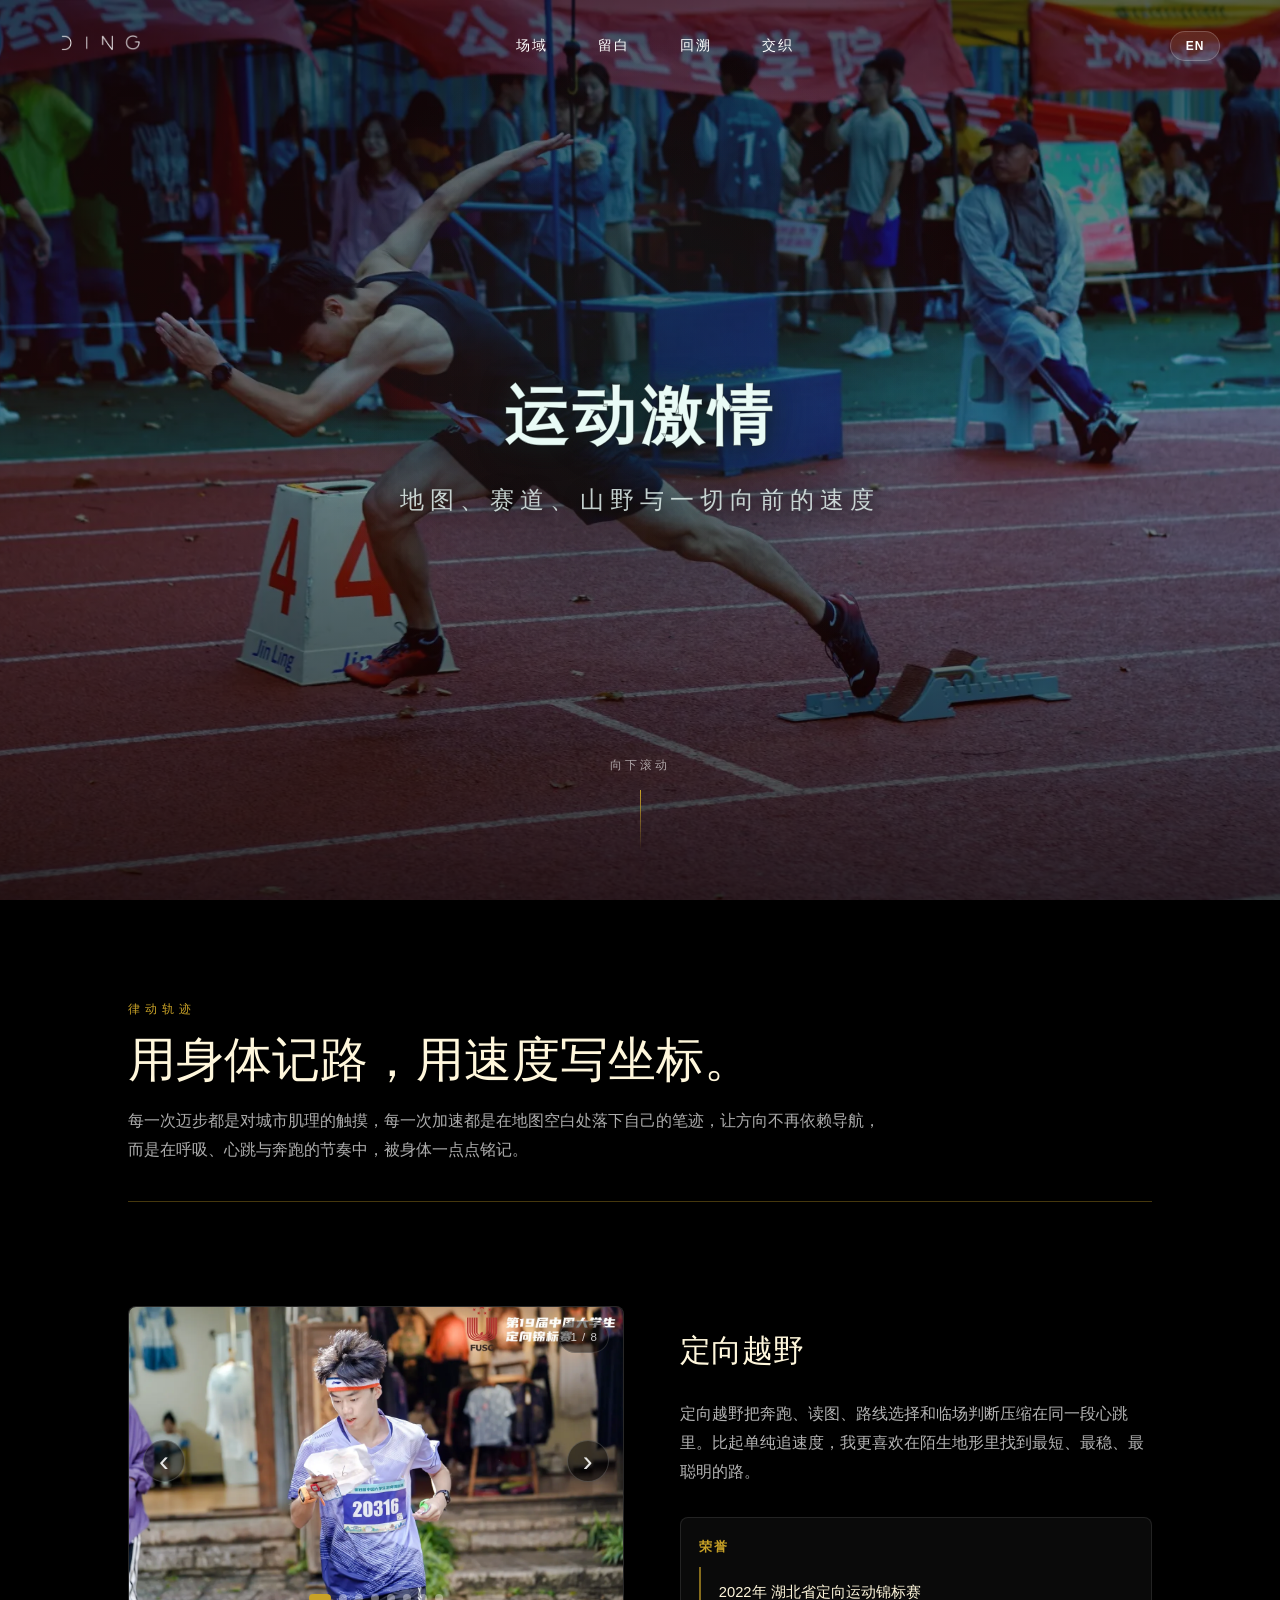
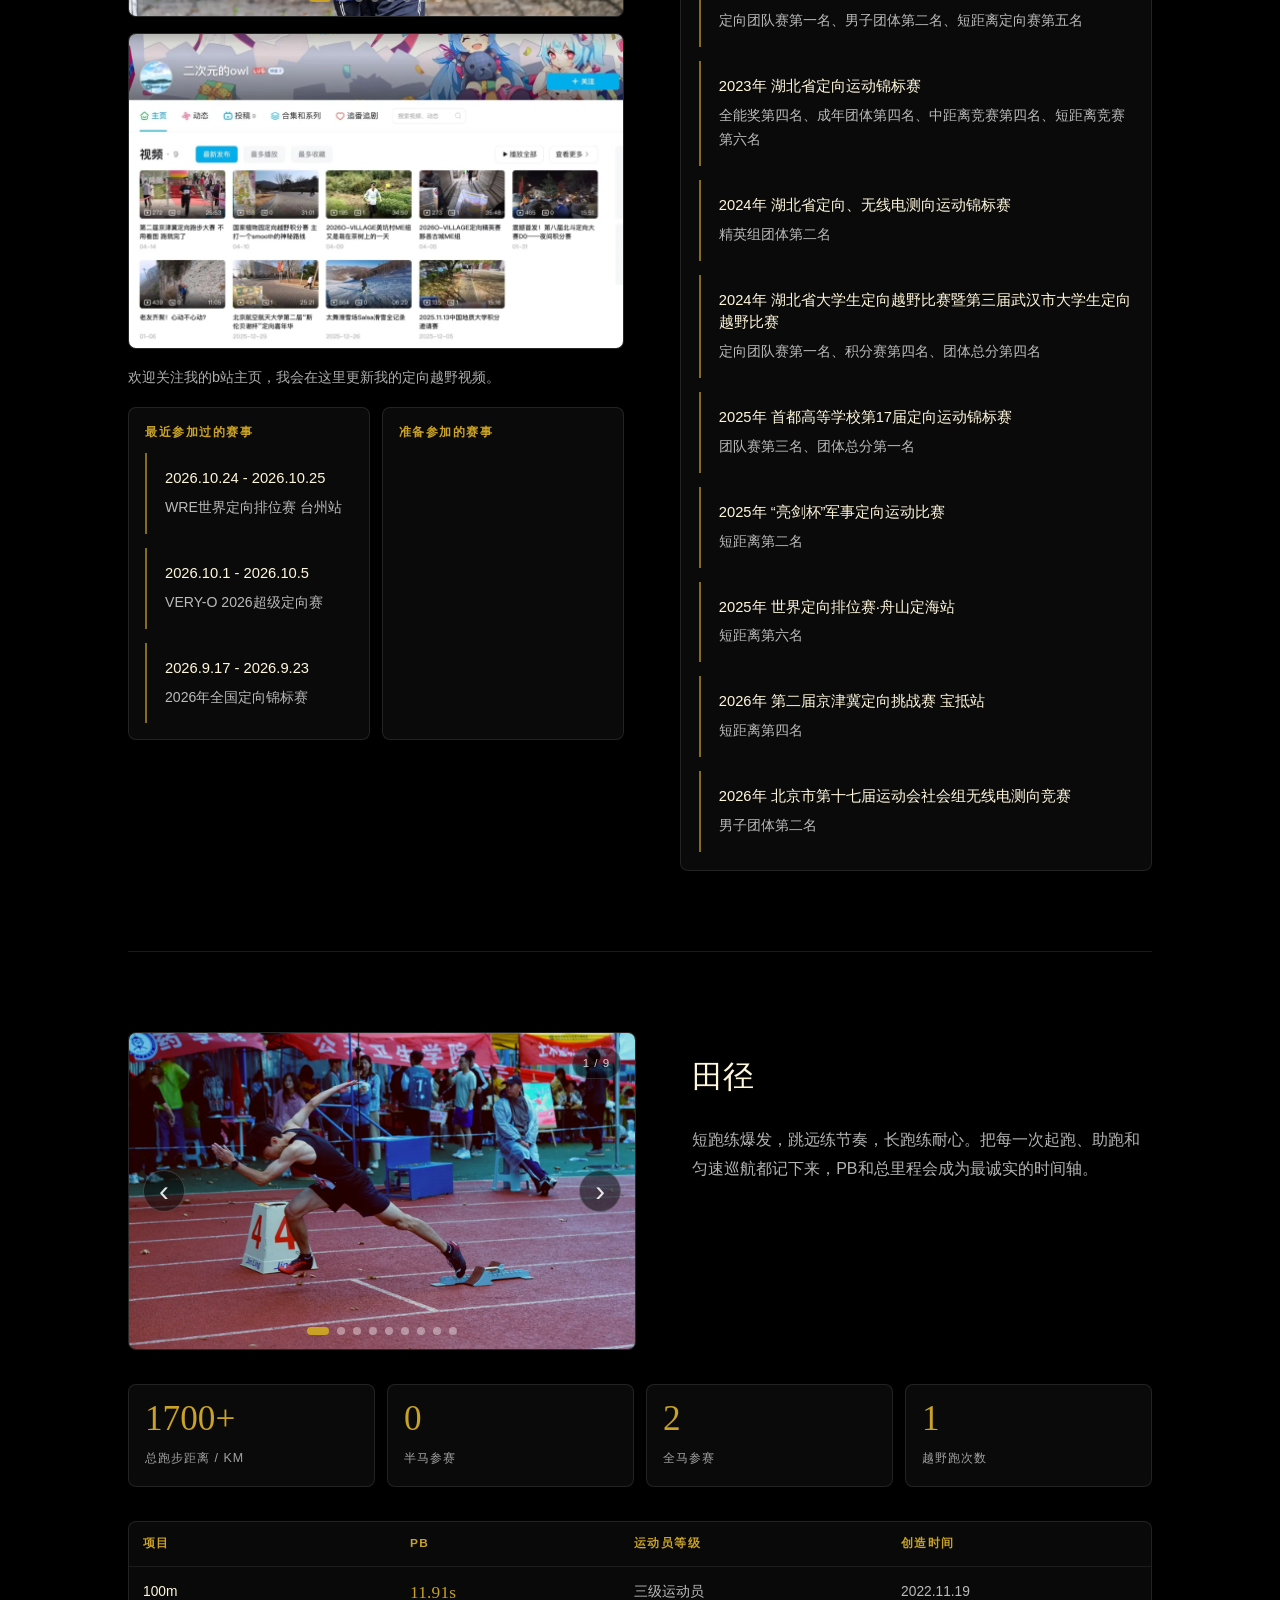
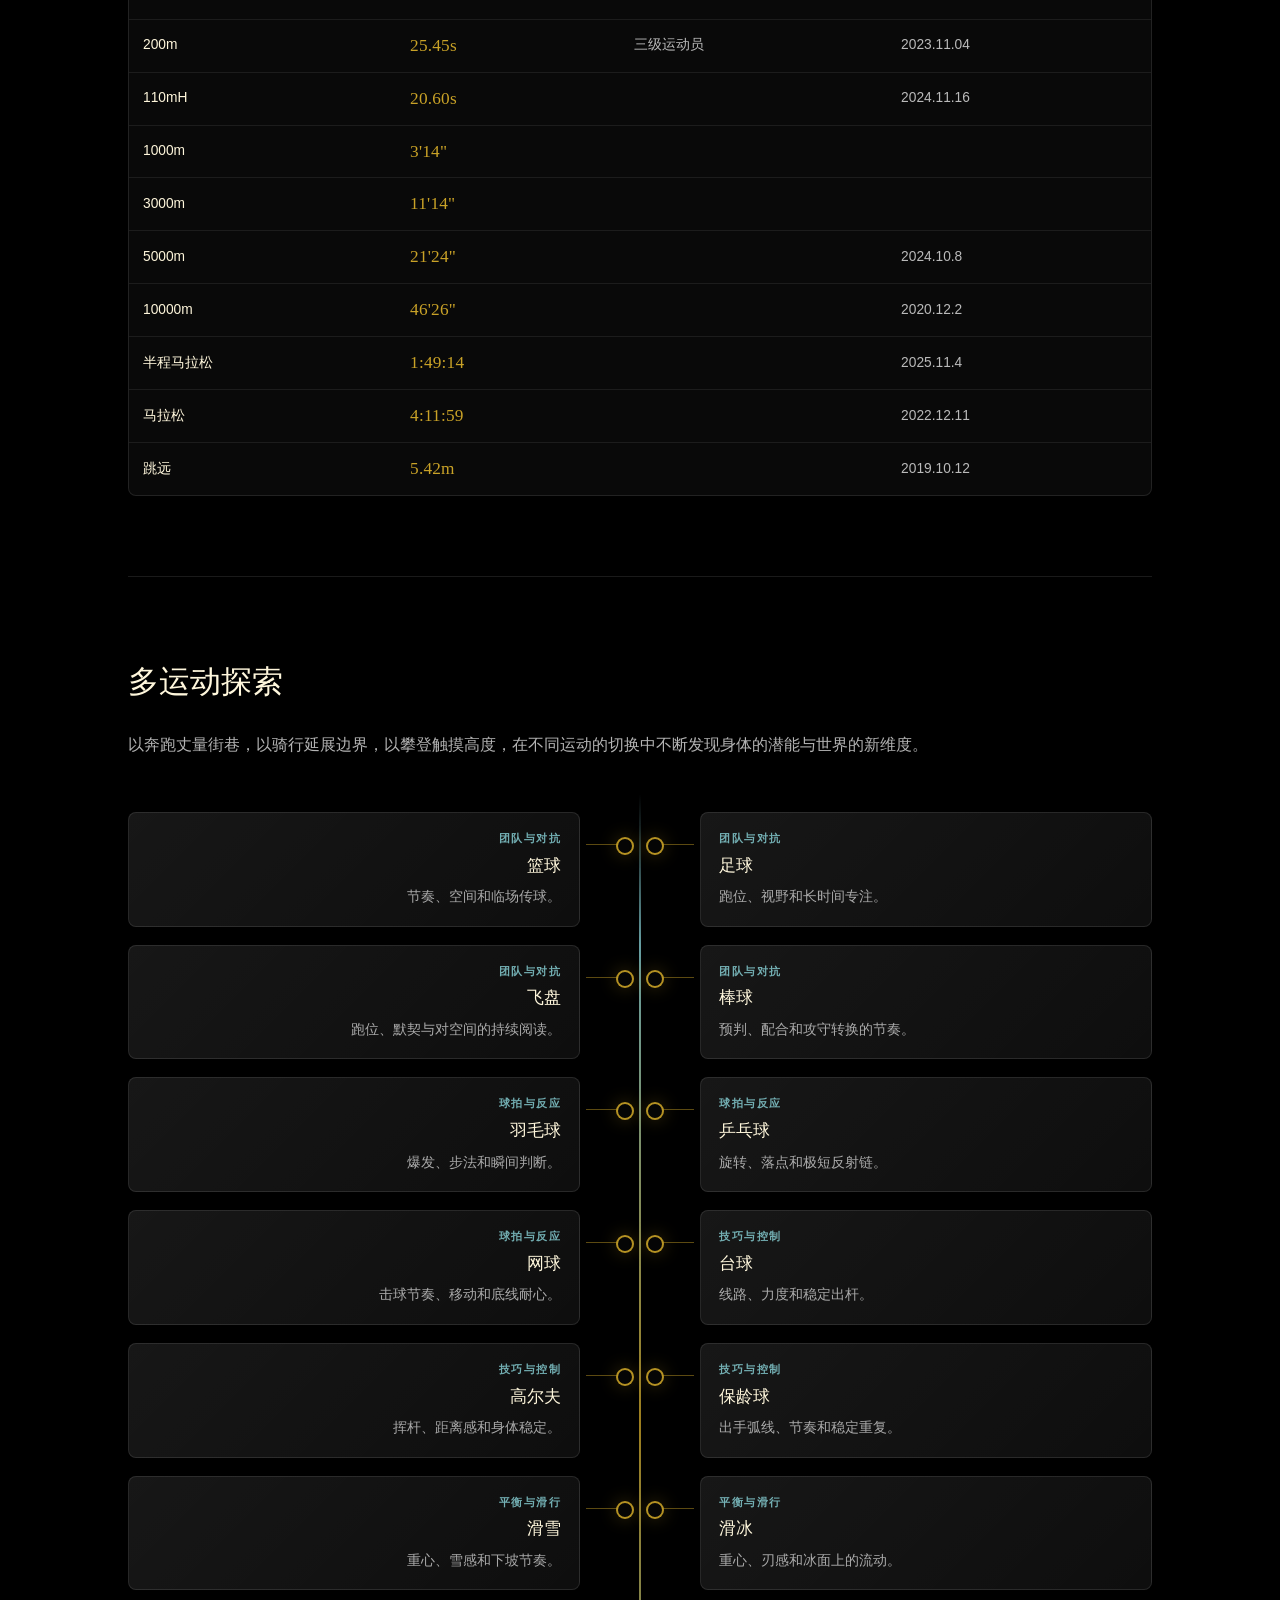
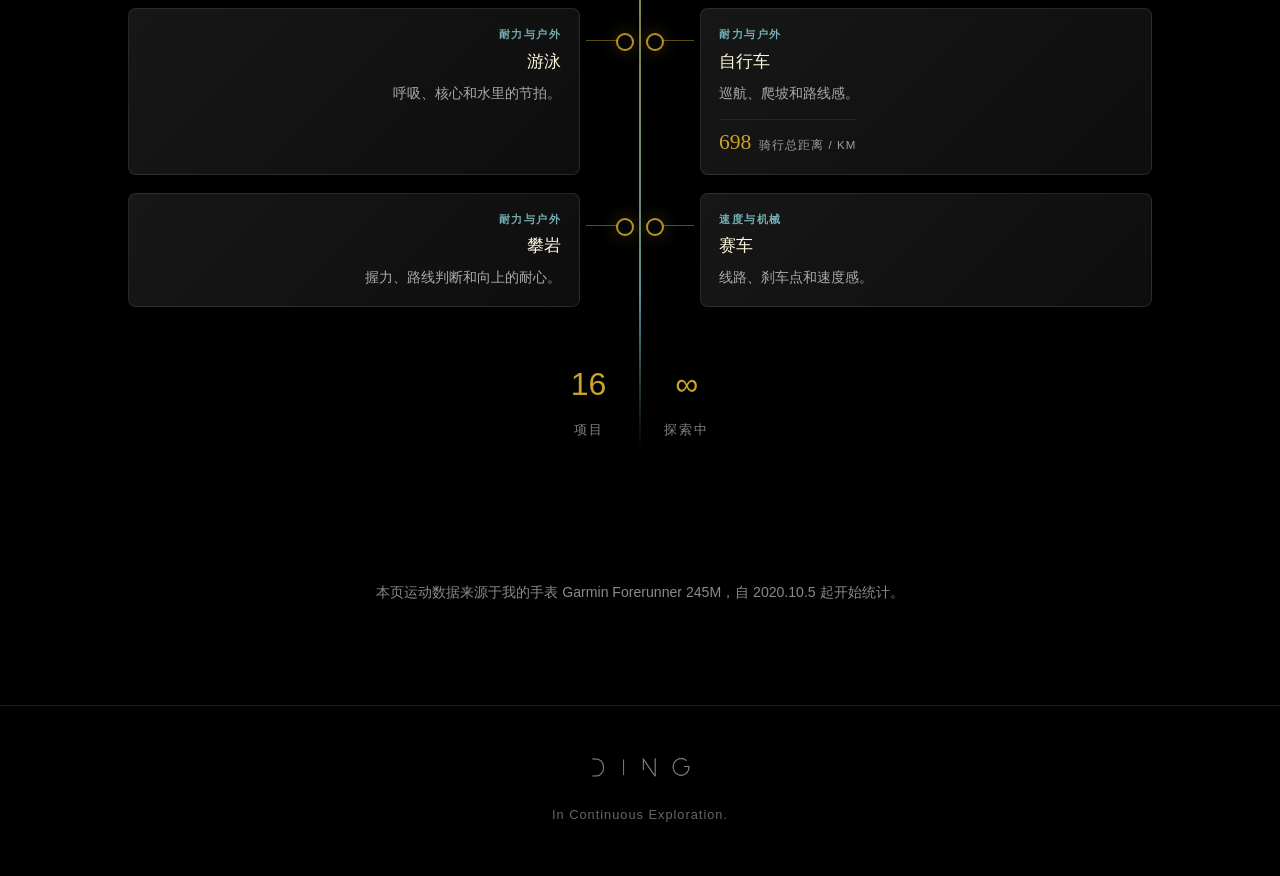
<file: motion.html>
<!DOCTYPE html>
<html lang="zh-CN">
<head>
    <meta charset="UTF-8">
    <meta name="viewport" content="width=device-width, initial-scale=1.0">
    <title>律动 | Motion</title>
    <link rel="preload" as="image" href="images/mobile/1024/MOTION/sports.webp" media="(max-width: 768px)" fetchpriority="high">
    <link rel="preload" as="image" href="images/MOTION/sports.webp" media="(min-width: 769px)" fetchpriority="high">
    <link rel="stylesheet" href="css/style.css?v=transition-direct-20260730">
    <link rel="stylesheet" href="css/pages.css?v=transition-direct-20260730">
</head>
<body data-lang="zh">
    <!-- 导航栏 -->
    <nav class="nav" id="nav">
        <div class="nav-logo">
            <a href="index.html">
                <img src="images/Ding_ver1.png" alt="DING Logo" class="nav-logo-img">
            </a>
        </div>
        <div class="nav-menu">
            <a href="research.html" class="nav-link">
                <span class="lang-zh">场域</span>
                <span class="lang-en">Research</span>
            </a>
            <a href="life.html" class="nav-link">
                <span class="lang-zh">留白</span>
                <span class="lang-en">Life</span>
            </a>
            <a href="index.html#sports" class="nav-link">
                <span class="lang-zh">回溯</span>
                <span class="lang-en">Back Home</span>
            </a>
            <a href="about.html" class="nav-link">
                <span class="lang-zh">交织</span>
                <span class="lang-en">About</span>
            </a>
        </div>
        <button class="lang-toggle" id="langToggle">
            <span class="lang-icon">EN</span>
        </button>
    </nav>

    <!-- 顶部大图区域 -->
    <section class="page-hero" id="pageHero">
        <div class="page-hero-bg">
            <img loading="eager" decoding="async" fetchpriority="high" src="images/mobile/1024/MOTION/sports.webp" srcset="images/mobile/480/MOTION/sports.webp 480w, images/mobile/768/MOTION/sports.webp 768w, images/mobile/1024/MOTION/sports.webp 1024w, images/MOTION/sports.webp 1920w" sizes="100vw" alt="Sports Background" class="hero-bg-image">
        </div>
        <div class="page-hero-overlay"></div>
        <div class="page-hero-content">
            <h1 class="page-hero-title">
                <span class="lang-zh">运动激情</span>
                <span class="lang-en">Sporting Passion</span>
            </h1>
            <p class="page-hero-subtitle">
                <span class="lang-zh">地图、赛道、山野与一切向前的速度</span>
                <span class="lang-en">Maps, Tracks, Mountains, and Forward Motion</span>
            </p>
        </div>
        <div class="page-hero-scroll">
            <span class="lang-zh">向下滚动</span>
            <span class="lang-en">Scroll Down</span>
            <div class="scroll-line"></div>
        </div>
    </section>

    <!-- 内容列表区域 -->
    <section class="page-content" id="pageContent">
        <div class="content-list sports-log">
            <section class="sports-section-header">
                <span class="section-kicker">
                    <span class="lang-zh">律动轨迹</span>
                    <span class="lang-en">Motion</span>
                </span>
                <h2 class="sports-section-title">
                    <span class="lang-zh">用身体记路，用速度写坐标。</span>
                    <span class="lang-en">Remembering routes by body, writing coordinates with speed.</span>
                </h2>
                <p class="sports-section-intro">
                    <span class="lang-zh">每一次迈步都是对城市肌理的触摸，每一次加速都是在地图空白处落下自己的笔迹，让方向不再依赖导航，而是在呼吸、心跳与奔跑的节奏中，被身体一点点铭记。</span>
                    <span class="lang-en">Every step is a touch of the city's texture, every acceleration is a mark left on the map's blank space. Let direction no longer rely on navigation, but be remembered bit by bit within the rhythm of breathing, heartbeat, and running.</span>
                </p>
            </section>

            <!-- 项目 1 -->
            <div class="content-item sports-feature-item">
                <div class="item-image">
                    <div class="orienteering-media">
                        <div class="sports-carousel" data-sports-carousel data-carousel-name="定向越野照片" data-carousel-alt="Orienteering photo" data-carousel-photos="images/MOTION/OR/or1.webp, images/MOTION/OR/or2.webp, images/MOTION/OR/or3.webp, images/MOTION/OR/or4.webp, images/MOTION/OR/or5.webp, images/MOTION/OR/or6.webp, images/MOTION/OR/or7.webp, images/MOTION/OR/or8.webp">
                            <div class="sports-carousel-viewport">
                                <img loading="lazy" decoding="async" src="images/MOTION/OR/or1.webp" alt="Orienteering photo placeholder" class="sports-photo sports-carousel-image" data-carousel-image>
                                <span class="sports-carousel-counter" data-carousel-counter>1 / 8</span>
                            </div>
                            <button class="sports-carousel-button sports-carousel-prev" type="button" data-carousel-prev aria-label="上一张定向越野照片">‹</button>
                            <button class="sports-carousel-button sports-carousel-next" type="button" data-carousel-next aria-label="下一张定向越野照片">›</button>
                            <div class="sports-carousel-dots" data-carousel-dots aria-label="定向越野照片分页"></div>
                        </div>
                        <a class="bilibili-panel" href="https://space.bilibili.com/100466043?spm_id_from=333.337.0.0" target="_blank" rel="noopener">
                            <img loading="lazy" decoding="async" src="images/MOTION/bilibili.webp" alt="Bilibili homepage" class="bilibili-image">
                        </a>
                        <p class="bilibili-caption">
                            <span class="lang-zh">欢迎关注我的b站主页，我会在这里更新我的定向越野视频。</span>
                            <span class="lang-en">Welcome to follow my Bilibili homepage, where I will keep updating my orienteering videos.</span>
                        </p>
                        <div class="orienteering-event-strip" aria-label="Orienteering race schedule">
                            <section class="orienteering-event-group">
                                <h4>
                                    <span class="lang-zh">最近参加过的赛事</span>
                                    <span class="lang-en">Recent Races</span>
                                </h4>
                                <ul class="event-list event-list-compact">
                                    <li>
                                        <strong>
                                            <span class="lang-zh">2026.10.24 - 2026.10.25</span>
                                            <span class="lang-en">2026.10.24 - 2026.10.25</span>
                                        </strong>
                                        <span>
                                            <span class="lang-zh">WRE世界定向排位赛 台州站</span>
                                            <span class="lang-en">WRE World Ranking Event - Taizhou</span>
                                        </span>
                                    </li>
                                    <li>
                                        <strong>
                                            <span class="lang-zh">2026.10.1 - 2026.10.5</span>
                                            <span class="lang-en">2026.10.1 - 2026.10.5</span>
                                        </strong>
                                        <span>
                                            <span class="lang-zh">VERY-O 2026超级定向赛</span>
                                            <span class="lang-en">VERY-O 2026 Super Orienteering Championship</span>
                                        </span>
                                    </li>
                                    <li>
                                        <strong>
                                            <span class="lang-zh">2026.9.17 - 2026.9.23</span>
                                            <span class="lang-en">2026.9.17 - 2026.9.23</span>
                                        </strong>
                                        <span>
                                            <span class="lang-zh">2026年全国定向锦标赛</span>
                                            <span class="lang-en">National Orienteering Championship 2026</span>
                                        </span>
                                    </li>
                                </ul>
                            </section>
                            <section class="orienteering-event-group">
                                <h4>
                                    <span class="lang-zh">准备参加的赛事</span>
                                    <span class="lang-en">Upcoming Races</span>
                                </h4>
                                <ul class="event-list event-list-compact">
                                    <!-- <li>
                                        <strong>
                                            <span class="lang-zh">2026.10.24 - 2026.10.25 </span>
                                            <span class="lang-en">2026.10.24 - 2026.10.25 </span>
                                        </strong>
                                        <span>
                                            <span class="lang-zh">WRE世界定向排位赛 台州站</span>
                                            <span class="lang-en">WRE World Ranking Event - Taizhou</span>
                                        </span>
                                    </li> -->
                                    <!-- <li>
                                        <strong>
                                            <span class="lang-zh">2026.10.1 - 2026.10.5 </span>
                                            <span class="lang-en">2026.10.1 - 2026.10.5 </span>
                                        </strong>
                                        <span>
                                            <span class="lang-zh">VERY-O 2026超级定向赛</span>
                                            <span class="lang-en">VERY-O 2026 Super Orienteering</span>
                                        </span>
                                    </li> -->
                                </ul>
                            </section>
                        </div>
                    </div>
                </div>
                <div class="item-content">
                    <h3 class="item-title">
                        <span class="lang-zh">定向越野</span>
                        <span class="lang-en">Orienteering</span>
                    </h3>
                    <p class="item-description">
                        <span class="lang-zh">定向越野把奔跑、读图、路线选择和临场判断压缩在同一段心跳里。比起单纯追速度，我更喜欢在陌生地形里找到最短、最稳、最聪明的路。</span>
                        <span class="lang-en">Orienteering compresses running, map reading, route choice, and on-the-spot judgment into one heartbeat. I love finding the shortest, cleanest, smartest way through unfamiliar terrain.</span>
                    </p>

                    <div class="sports-card-grid">
                        <div class="sports-note-card sports-honors-card">
                            <h4>
                                <span class="lang-zh">荣誉</span>
                                <span class="lang-en">Awards</span>
                            </h4>
                            <ul class="honor-list">
                                <li>
                                    <strong>
                                        <span class="lang-zh">2022年 湖北省定向运动锦标赛</span>
                                        <span class="lang-en">2022 Hubei Orienteering Championship</span>
                                    </strong>
                                    <span>
                                        <span class="lang-zh">定向团队赛第一名、男子团体第二名、短距离定向赛第五名</span>
                                        <span class="lang-en">1st Team Orienteering, 2nd Men's Team, 5th Sprint Orienteering</span>
                                    </span>
                                </li>
                                <li>
                                    <strong>
                                        <span class="lang-zh">2023年 湖北省定向运动锦标赛</span>
                                        <span class="lang-en">2023 Hubei Orienteering Championship</span>
                                    </strong>
                                    <span>
                                        <span class="lang-zh">全能奖第四名、成年团体第四名、中距离竞赛第四名、短距离竞赛第六名</span>
                                        <span class="lang-en">4th All-Around, 4th Adult Team, 4th Middle Distance, 6th Sprint</span>
                                    </span>
                                </li>
                                <li>
                                    <strong>
                                        <span class="lang-zh">2024年 湖北省定向、无线电测向运动锦标赛</span>
                                        <span class="lang-en">2024 Hubei Orienteering and Radio Direction Finding Championship</span>
                                    </strong>
                                    <span>
                                        <span class="lang-zh">精英组团体第二名</span>
                                        <span class="lang-en">2nd Elite Team</span>
                                    </span>
                                </li>
                                <li>
                                    <strong>
                                        <span class="lang-zh">2024年 湖北省大学生定向越野比赛暨第三届武汉市大学生定向越野比赛</span>
                                        <span class="lang-en">2024 Hubei Collegiate Orienteering Championship and the 3rd Wuhan Collegiate Orienteering Championship</span>
                                    </strong>
                                    <span>
                                        <span class="lang-zh">定向团队赛第一名、积分赛第四名、团体总分第四名</span>
                                        <span class="lang-en">1st Team Orienteering, 4th Score-O, 4th Overall Team Score</span>
                                    </span>
                                </li>
                                <li>
                                    <strong>
                                        <span class="lang-zh">2025年 首都高等学校第17届定向运动锦标赛</span>
                                        <span class="lang-en">2025 17th Capital Universities Orienteering Championship</span>
                                    </strong>
                                    <span>
                                        <span class="lang-zh">团队赛第三名、团体总分第一名</span>
                                        <span class="lang-en">3rd Team Race, 1st Overall Team Score</span>
                                    </span>
                                </li>
                                <li>
                                    <strong>
                                        <span class="lang-zh">2025年 “亮剑杯”军事定向运动比赛</span>
                                        <span class="lang-en">2025 "Liangjian Cup" Military Orienteering Race</span>
                                    </strong>
                                    <span>
                                        <span class="lang-zh">短距离第二名</span>
                                        <span class="lang-en">2nd Sprint</span>
                                    </span>
                                </li>
                                <li>
                                    <strong>
                                        <span class="lang-zh">2025年 世界定向排位赛·舟山定海站</span>
                                        <span class="lang-en">2025 World Ranking Event, Zhoushan Dinghai</span>
                                    </strong>
                                    <span>
                                        <span class="lang-zh">短距离第六名</span>
                                        <span class="lang-en">6th Sprint</span>
                                    </span>
                                </li>
                                <li>
                                    <strong>
                                        <span class="lang-zh">2026年 第二届京津冀定向挑战赛 宝抵站</span>
                                        <span class="lang-en">2026 2nd Beijing-Tianjin-Hebei Orienteering Challenge, Baodi Station</span>
                                    </strong>
                                    <span>
                                        <span class="lang-zh">短距离第四名</span>
                                        <span class="lang-en">4th Sprint</span>
                                    </span>
                                </li>
                                <li>
                                    <strong>
                                        <span class="lang-zh">2026年 北京市第十七届运动会社会组无线电测向竞赛</span>
                                        <span class="lang-en">2026 17th Beijing Games Social Group Radio Direction Finding Competition</span>
                                    </strong>
                                    <span>
                                        <span class="lang-zh">男子团体第二名</span>
                                        <span class="lang-en">2nd Men's Team</span>
                                    </span>
                                </li>
                            </ul>
                        </div>
                    </div>
                </div>
            </div>

            <!-- 项目 2 -->
            <div class="content-item">
                <div class="item-image track-image">
                    <div class="track-media">
                        <div class="sports-carousel" data-sports-carousel data-carousel-name="田径照片" data-carousel-alt="Track and field photo" data-carousel-photos="images/MOTION/TRACK/track1.webp, images/MOTION/TRACK/track2.webp, images/MOTION/TRACK/track3.webp, images/MOTION/TRACK/track4.webp, images/MOTION/TRACK/track5.webp, images/MOTION/TRACK/track6.webp, images/MOTION/TRACK/track7.webp, images/MOTION/TRACK/track8.webp, images/MOTION/TRACK/track9.webp">
                            <div class="sports-carousel-viewport">
                                <img loading="lazy" decoding="async" src="images/MOTION/sports.webp" alt="Track and field photo placeholder" class="sports-photo sports-carousel-image" data-carousel-image>
                                <span class="sports-carousel-counter" data-carousel-counter>1 / 9</span>
                            </div>
                            <button class="sports-carousel-button sports-carousel-prev" type="button" data-carousel-prev aria-label="上一张田径照片">‹</button>
                            <button class="sports-carousel-button sports-carousel-next" type="button" data-carousel-next aria-label="下一张田径照片">›</button>
                            <div class="sports-carousel-dots" data-carousel-dots aria-label="田径照片分页"></div>
                        </div>
                    </div>
                </div>
                <div class="item-content">
                    <h3 class="item-title">
                        <span class="lang-zh">田径</span>
                        <span class="lang-en">Track & Field</span>
                    </h3>
                    <p class="item-description">
                        <span class="lang-zh">短跑练爆发，跳远练节奏，长跑练耐心。把每一次起跑、助跑和匀速巡航都记下来，PB和总里程会成为最诚实的时间轴。</span>
                        <span class="lang-en">Sprints build explosiveness, long jump builds rhythm, and distance running builds patience. Starts, approaches, and steady miles become the most honest timeline.</span>
                    </p>
                </div>
                <div class="track-summary-grid" aria-label="Running summary">
                    <div class="track-summary-card">
                        <strong>1700+</strong>
                        <span>
                            <span class="lang-zh">总跑步距离 / km</span>
                            <span class="lang-en">Total Running Distance / km</span>
                        </span>
                    </div>
                    <div class="track-summary-card">
                        <strong>0</strong>
                        <span>
                            <span class="lang-zh">半马参赛</span>
                            <span class="lang-en">Half Marathon Starts</span>
                        </span>
                    </div>
                    <div class="track-summary-card">
                        <strong>2</strong>
                        <span>
                            <span class="lang-zh">全马参赛</span>
                            <span class="lang-en">Marathon Starts</span>
                        </span>
                    </div>
                    <div class="track-summary-card">
                        <strong>1</strong>
                        <span>
                            <span class="lang-zh">越野跑次数</span>
                            <span class="lang-en">Trail Runs</span>
                        </span>
                    </div>
                </div>
                <div class="pb-table-wrap track-pb-table" aria-label="Track and field personal bests">
                    <table class="pb-table">
                        <thead>
                            <tr>
                                <th scope="col">
                                    <span class="lang-zh">项目</span>
                                    <span class="lang-en">Event</span>
                                </th>
                                <th scope="col">PB</th>
                                <th scope="col">
                                    <span class="lang-zh">运动员等级</span>
                                    <span class="lang-en">Athlete Grade</span>
                                </th>
                                <th scope="col">
                                    <span class="lang-zh">创造时间</span>
                                    <span class="lang-en">Date</span>
                                </th>
                            </tr>
                        </thead>
                        <tbody>
                            <tr>
                                <th scope="row">100m</th>
                                <td><strong>11.91s</strong></td>
                                <td>
                                    <span class="lang-zh">三级运动员</span>
                                    <span class="lang-en">Level 3 Athlete</span>
                                </td>
                                <td>
                                    <span class="lang-zh">2022.11.19</span>
                                    <span class="lang-en">2022.11.19</span>
                                </td>
                            </tr>
                            <tr>
                                <th scope="row">200m</th>
                                <td><strong>25.45s</strong></td>
                                <td>
                                    <span class="lang-zh">三级运动员</span>
                                    <span class="lang-en">Level 3 Athlete</span>
                                </td>
                                <td>
                                    <span class="lang-zh">2023.11.04</span>
                                    <span class="lang-en">2023.11.04</span>
                                </td>
                            </tr>
                            <tr>
                                <th scope="row">110mH</th>
                                <td><strong>20.60s</strong></td>
                                <td>
                                    <span class="lang-zh"></span>
                                    <span class="lang-en"></span>
                                </td>
                                <td>
                                    <span class="lang-zh">2024.11.16</span>
                                    <span class="lang-en">2024.11.16</span>
                                </td>
                            </tr>
                            <tr>
                                <th scope="row">1000m</th>
                                <td><strong>3'14"</strong></td>
                                <td>
                                    <span class="lang-zh"></span>
                                    <span class="lang-en"></span>
                                </td>
                                <td>
                                    <span class="lang-zh"></span>
                                    <span class="lang-en"></span>
                                </td>
                            </tr>
                            <tr>
                                <th scope="row">3000m</th>
                                <td><strong>11'14"</strong></td>
                                <td>
                                    <span class="lang-zh"></span>
                                    <span class="lang-en"></span>
                                </td>
                                <td>
                                    <span class="lang-zh"></span>
                                    <span class="lang-en"></span>
                                </td>
                            </tr>
                            <tr>
                                <th scope="row">5000m</th>
                                <td><strong>21'24"</strong></td>
                                <td>
                                    <span class="lang-zh"></span>
                                    <span class="lang-en"></span>
                                </td>
                                <td>
                                    <span class="lang-zh">2024.10.8</span>
                                    <span class="lang-en">2024.10.8</span>
                                </td>
                            </tr>
                            <tr>
                                <th scope="row">10000m</th>
                                <td><strong>46'26"</strong></td>
                                <td>
                                    <span class="lang-zh"></span>
                                    <span class="lang-en"></span>
                                </td>
                                <td>
                                    <span class="lang-zh">2020.12.2</span>
                                    <span class="lang-en">2020.12.2</span>
                                </td>
                            </tr>
                            <tr>
                                <th scope="row">
                                    <span class="lang-zh">半程马拉松</span>
                                    <span class="lang-en">Half Marathon</span>
                                </th>
                                <td><strong>1:49:14</strong></td>
                                <td>
                                    <span class="lang-zh"></span>
                                    <span class="lang-en"></span>
                                </td>
                                <td>
                                    <span class="lang-zh">2025.11.4</span>
                                    <span class="lang-en">2025.11.4</span>
                                </td>
                            </tr>
                            <tr>
                                <th scope="row">
                                    <span class="lang-zh">马拉松</span>
                                    <span class="lang-en">Marathon</span>
                                </th>
                                <td><strong>4:11:59</strong></td>
                                <td>
                                    <span class="lang-zh"></span>
                                    <span class="lang-en"></span>
                                </td>
                                <td>
                                    <span class="lang-zh">2022.12.11</span>
                                    <span class="lang-en">2022.12.11</span>
                                </td>
                            </tr>
                            <tr>
                                <th scope="row">
                                    <span class="lang-zh">跳远</span>
                                    <span class="lang-en">Long Jump</span>
                                </th>
                                <td><strong>5.42m</strong></td>
                                <td>
                                    <span class="lang-zh"></span>
                                    <span class="lang-en"></span>
                                </td>
                                <td>
                                    <span class="lang-zh">2019.10.12</span>
                                    <span class="lang-en">2019.10.12</span>
                                </td>
                            </tr>
                        </tbody>
                    </table>
                </div>
            </div>

            <!-- 项目 3 -->
            <div class="content-item multi-sport-item">
                <div class="multi-sport-intro">
                    <h3 class="item-title">
                        <span class="lang-zh">多运动探索</span>
                        <span class="lang-en">Multi-Sport Exploration</span>
                    </h3>
                    <p class="item-description">
                        <span class="lang-zh">以奔跑丈量街巷，以骑行延展边界，以攀登触摸高度，在不同运动的切换中不断发现身体的潜能与世界的新维度。</span>
                        <span class="lang-en">Running measures the streets, cycling extends the edge, and climbing reaches for height. Across different sports, I keep discovering what the body can learn and how the world can open up.</span>
                    </p>
                </div>
                <div class="multi-sport-timeline" aria-label="Multi-sport exploration timeline">
                    <div class="sport-exploration-card sport-exploration-left">
                        <span class="sport-type">
                            <span class="lang-zh">团队与对抗</span>
                            <span class="lang-en">Team & Match Play</span>
                        </span>
                        <h4>
                            <span class="lang-zh">篮球</span>
                            <span class="lang-en">Basketball</span>
                        </h4>
                        <p>
                            <span class="lang-zh">节奏、空间和临场传球。</span>
                            <span class="lang-en">Tempo, spacing, and passing under pressure.</span>
                        </p>
                    </div>
                    <div class="sport-exploration-card sport-exploration-right">
                        <span class="sport-type">
                            <span class="lang-zh">团队与对抗</span>
                            <span class="lang-en">Team & Match Play</span>
                        </span>
                        <h4>
                            <span class="lang-zh">足球</span>
                            <span class="lang-en">Football</span>
                        </h4>
                        <p>
                            <span class="lang-zh">跑位、视野和长时间专注。</span>
                            <span class="lang-en">Off-ball movement, vision, and sustained focus.</span>
                        </p>
                    </div>
                    <div class="sport-exploration-card sport-exploration-left">
                        <span class="sport-type">
                            <span class="lang-zh">团队与对抗</span>
                            <span class="lang-en">Team & Match Play</span>
                        </span>
                        <h4>
                            <span class="lang-zh">飞盘</span>
                            <span class="lang-en">Ultimate Frisbee</span>
                        </h4>
                        <p>
                            <span class="lang-zh">跑位、默契与对空间的持续阅读。</span>
                            <span class="lang-en">Cutting, teamwork, and constant reading of space.</span>
                        </p>
                    </div>
                    <div class="sport-exploration-card sport-exploration-right">
                        <span class="sport-type">
                            <span class="lang-zh">团队与对抗</span>
                            <span class="lang-en">Team & Match Play</span>
                        </span>
                        <h4>
                            <span class="lang-zh">棒球</span>
                            <span class="lang-en">Baseball</span>
                        </h4>
                        <p>
                            <span class="lang-zh">预判、配合和攻守转换的节奏。</span>
                            <span class="lang-en">Anticipation, teamwork, and the rhythm of offense and defense.</span>
                        </p>
                    </div>
                    <div class="sport-exploration-card sport-exploration-left">
                        <span class="sport-type">
                            <span class="lang-zh">球拍与反应</span>
                            <span class="lang-en">Racket Sports & Reaction</span>
                        </span>
                        <h4>
                            <span class="lang-zh">羽毛球</span>
                            <span class="lang-en">Badminton</span>
                        </h4>
                        <p>
                            <span class="lang-zh">爆发、步法和瞬间判断。</span>
                            <span class="lang-en">Explosiveness, footwork, and split-second decisions.</span>
                        </p>
                    </div>
                    <div class="sport-exploration-card sport-exploration-right">
                        <span class="sport-type">
                            <span class="lang-zh">球拍与反应</span>
                            <span class="lang-en">Racket Sports & Reaction</span>
                        </span>
                        <h4>
                            <span class="lang-zh">乒乓球</span>
                            <span class="lang-en">Table Tennis</span>
                        </h4>
                        <p>
                            <span class="lang-zh">旋转、落点和极短反射链。</span>
                            <span class="lang-en">Spin, placement, and compact reflexes.</span>
                        </p>
                    </div>
                    <div class="sport-exploration-card sport-exploration-left">
                        <span class="sport-type">
                            <span class="lang-zh">球拍与反应</span>
                            <span class="lang-en">Racket Sports & Reaction</span>
                        </span>
                        <h4>
                            <span class="lang-zh">网球</span>
                            <span class="lang-en">Tennis</span>
                        </h4>
                        <p>
                            <span class="lang-zh">击球节奏、移动和底线耐心。</span>
                            <span class="lang-en">Stroke rhythm, movement, and baseline patience.</span>
                        </p>
                    </div>
                    <div class="sport-exploration-card sport-exploration-right">
                        <span class="sport-type">
                            <span class="lang-zh">技巧与控制</span>
                            <span class="lang-en">Precision & Control</span>
                        </span>
                        <h4>
                            <span class="lang-zh">台球</span>
                            <span class="lang-en">Billiards</span>
                        </h4>
                        <p>
                            <span class="lang-zh">线路、力度和稳定出杆。</span>
                            <span class="lang-en">Angles, touch, and a steady cue stroke.</span>
                        </p>
                    </div>
                    <div class="sport-exploration-card sport-exploration-left">
                        <span class="sport-type">
                            <span class="lang-zh">技巧与控制</span>
                            <span class="lang-en">Precision & Control</span>
                        </span>
                        <h4>
                            <span class="lang-zh">高尔夫</span>
                            <span class="lang-en">Golf</span>
                        </h4>
                        <p>
                            <span class="lang-zh">挥杆、距离感和身体稳定。</span>
                            <span class="lang-en">Swing mechanics, distance control, and body stability.</span>
                        </p>
                    </div>
                    <div class="sport-exploration-card sport-exploration-right">
                        <span class="sport-type">
                            <span class="lang-zh">技巧与控制</span>
                            <span class="lang-en">Precision & Control</span>
                        </span>
                        <h4>
                            <span class="lang-zh">保龄球</span>
                            <span class="lang-en">Bowling</span>
                        </h4>
                        <p>
                            <span class="lang-zh">出手弧线、节奏和稳定重复。</span>
                            <span class="lang-en">Release angle, rhythm, and repeatable control.</span>
                        </p>
                    </div>
                    <div class="sport-exploration-card sport-exploration-left">
                        <span class="sport-type">
                            <span class="lang-zh">平衡与滑行</span>
                            <span class="lang-en">Balance & Gliding</span>
                        </span>
                        <h4>
                            <span class="lang-zh">滑雪</span>
                            <span class="lang-en">Skiing</span>
                        </h4>
                        <p>
                            <span class="lang-zh">重心、雪感和下坡节奏。</span>
                            <span class="lang-en">Balance, snow feel, and downhill rhythm.</span>
                        </p>
                    </div>
                    <div class="sport-exploration-card sport-exploration-right">
                        <span class="sport-type">
                            <span class="lang-zh">平衡与滑行</span>
                            <span class="lang-en">Balance & Gliding</span>
                        </span>
                        <h4>
                            <span class="lang-zh">滑冰</span>
                            <span class="lang-en">Ice Skating</span>
                        </h4>
                        <p>
                            <span class="lang-zh">重心、刃感和冰面上的流动。</span>
                            <span class="lang-en">Balance, edge control, and flow on ice.</span>
                        </p>
                    </div>
                    <div class="sport-exploration-card sport-exploration-left">
                        <span class="sport-type">
                            <span class="lang-zh">耐力与户外</span>
                            <span class="lang-en">Endurance & Outdoors</span>
                        </span>
                        <h4>
                            <span class="lang-zh">游泳</span>
                            <span class="lang-en">Swimming</span>
                        </h4>
                        <p>
                            <span class="lang-zh">呼吸、核心和水里的节拍。</span>
                            <span class="lang-en">Breathing, core control, and rhythm in the water.</span>
                        </p>
                    </div>
                    <div class="sport-exploration-card sport-exploration-right">
                        <span class="sport-type">
                            <span class="lang-zh">耐力与户外</span>
                            <span class="lang-en">Endurance & Outdoors</span>
                        </span>
                        <h4>
                            <span class="lang-zh">自行车</span>
                            <span class="lang-en">Cycling</span>
                        </h4>
                        <p>
                            <span class="lang-zh">巡航、爬坡和路线感。</span>
                            <span class="lang-en">Cruising, climbing, and route awareness.</span>
                        </p>
                        <div class="sport-distance-chip">
                            <strong>698</strong>
                            <span>
                                <span class="lang-zh">骑行总距离 / km</span>
                                <span class="lang-en">Total Cycling Distance / km</span>
                            </span>
                        </div>
                    </div>
                    <div class="sport-exploration-card sport-exploration-left">
                        <span class="sport-type">
                            <span class="lang-zh">耐力与户外</span>
                            <span class="lang-en">Endurance & Outdoors</span>
                        </span>
                        <h4>
                            <span class="lang-zh">攀岩</span>
                            <span class="lang-en">Rock Climbing</span>
                        </h4>
                        <p>
                            <span class="lang-zh">握力、路线判断和向上的耐心。</span>
                            <span class="lang-en">Grip strength, route reading, and upward patience.</span>
                        </p>
                    </div>
                    <div class="sport-exploration-card sport-exploration-right">
                        <span class="sport-type">
                            <span class="lang-zh">速度与机械</span>
                            <span class="lang-en">Speed & Motorsport</span>
                        </span>
                        <h4>
                            <span class="lang-zh">赛车</span>
                            <span class="lang-en">Motorsport</span>
                        </h4>
                        <p>
                            <span class="lang-zh">线路、刹车点和速度感。</span>
                            <span class="lang-en">Racing lines, braking points, and speed sense.</span>
                        </p>
                    </div>
                    <div class="item-stats multi-sport-stats">
                        <div class="mini-stat">
                            <span class="mini-stat-number">16</span>
                            <span class="mini-stat-label">
                                <span class="lang-zh">项目</span>
                                <span class="lang-en">Sports</span>
                            </span>
                        </div>
                        <div class="mini-stat">
                            <span class="mini-stat-number">∞</span>
                            <span class="mini-stat-label">
                                <span class="lang-zh">探索中</span>
                                <span class="lang-en">Exploring</span>
                            </span>
                        </div>
                    </div>
                </div>
            </div>
        </div>
        <p class="sports-data-note">
            <span class="lang-zh">本页运动数据来源于我的手表 Garmin Forerunner 245M，自 2020.10.5 起开始统计。</span>
            <span class="lang-en">Sports data on this page is recorded with a Garmin Forerunner 245M, tracked since 2020.10.5.</span>
        </p>
    </section>

    <!-- 页脚 -->
    <footer class="footer">
        <div class="footer-content">
            <div class="footer-logo">
                <img src="images/Ding_ver1.png" alt="DING Logo" class="footer-logo-img">
            </div>
            <p class="footer-text">
                <span class="lang-zh">In Continuous Exploration.</span>
                <span class="lang-en">In Continuous Exploration.</span>
            </p>
        </div>
    </footer>

    <script src="js/pages.js?v=transition-direct-20260730"></script>
</body>
</html>
</file>
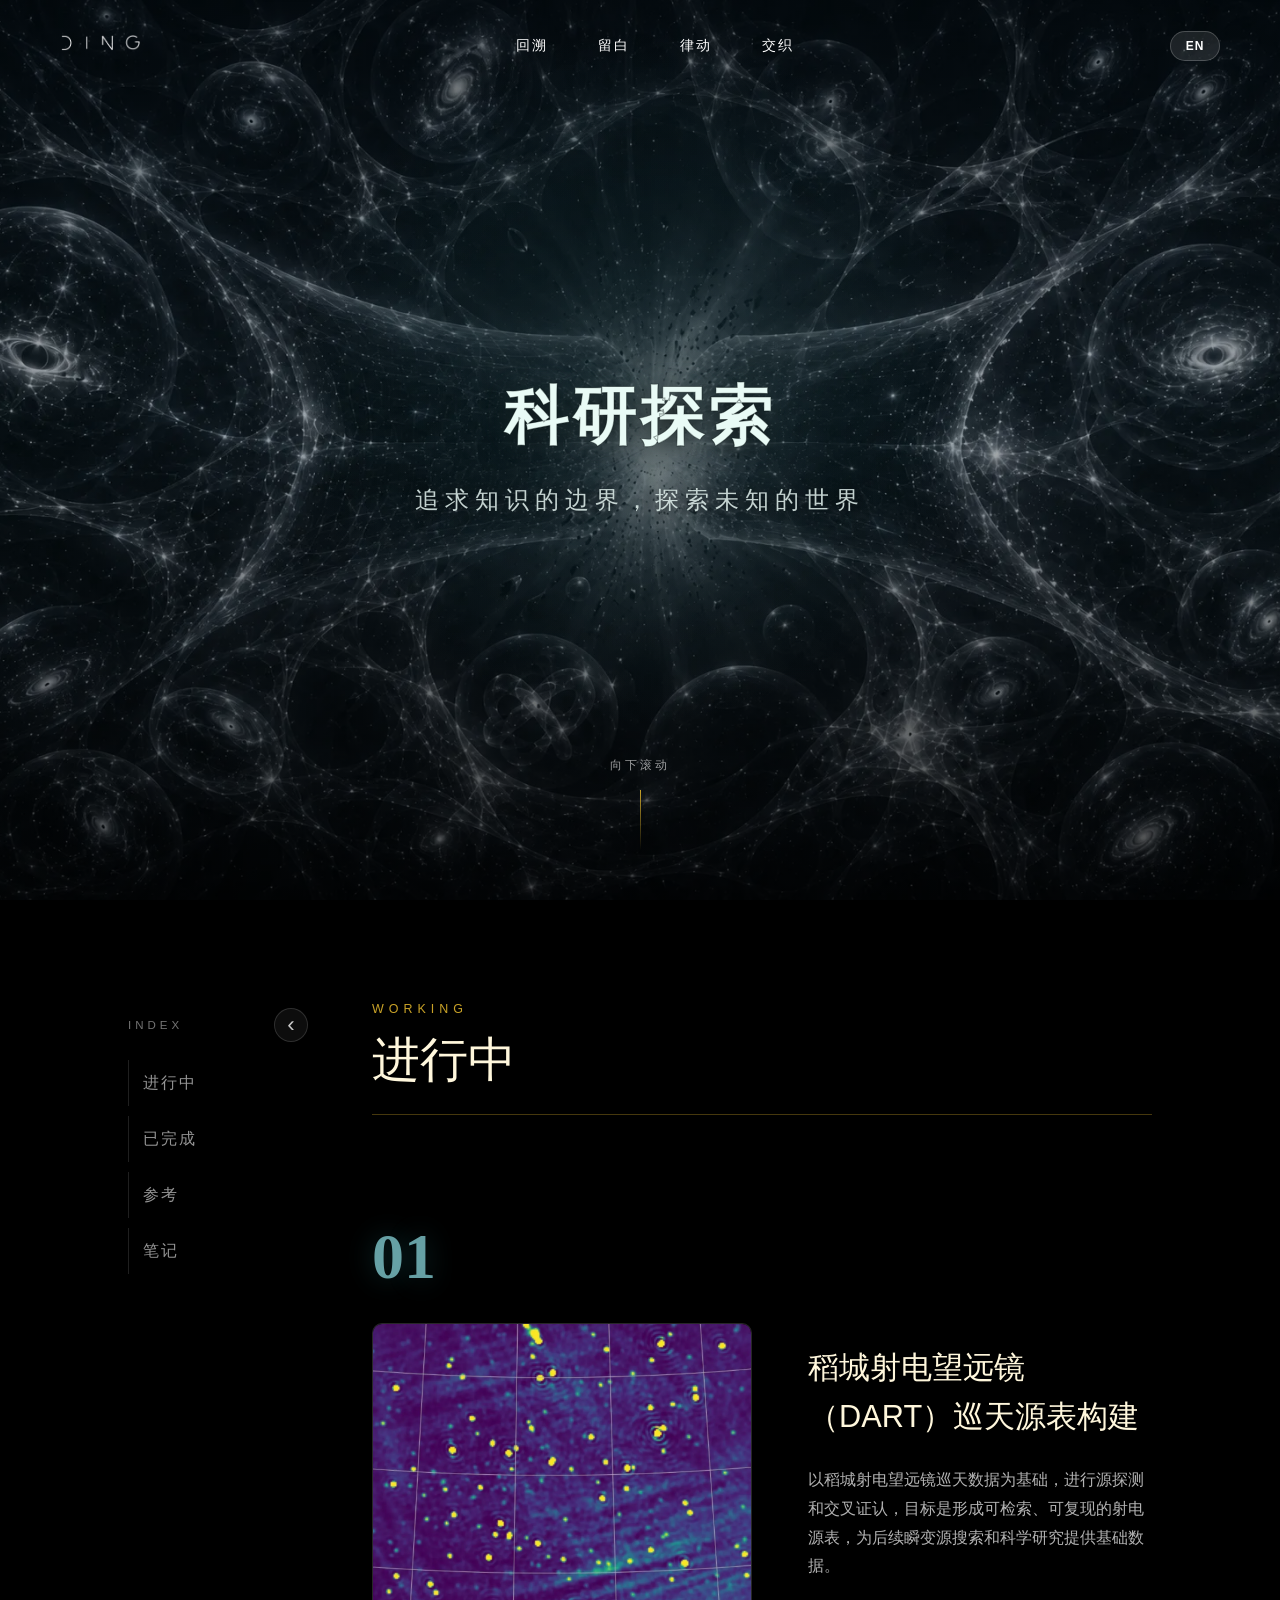
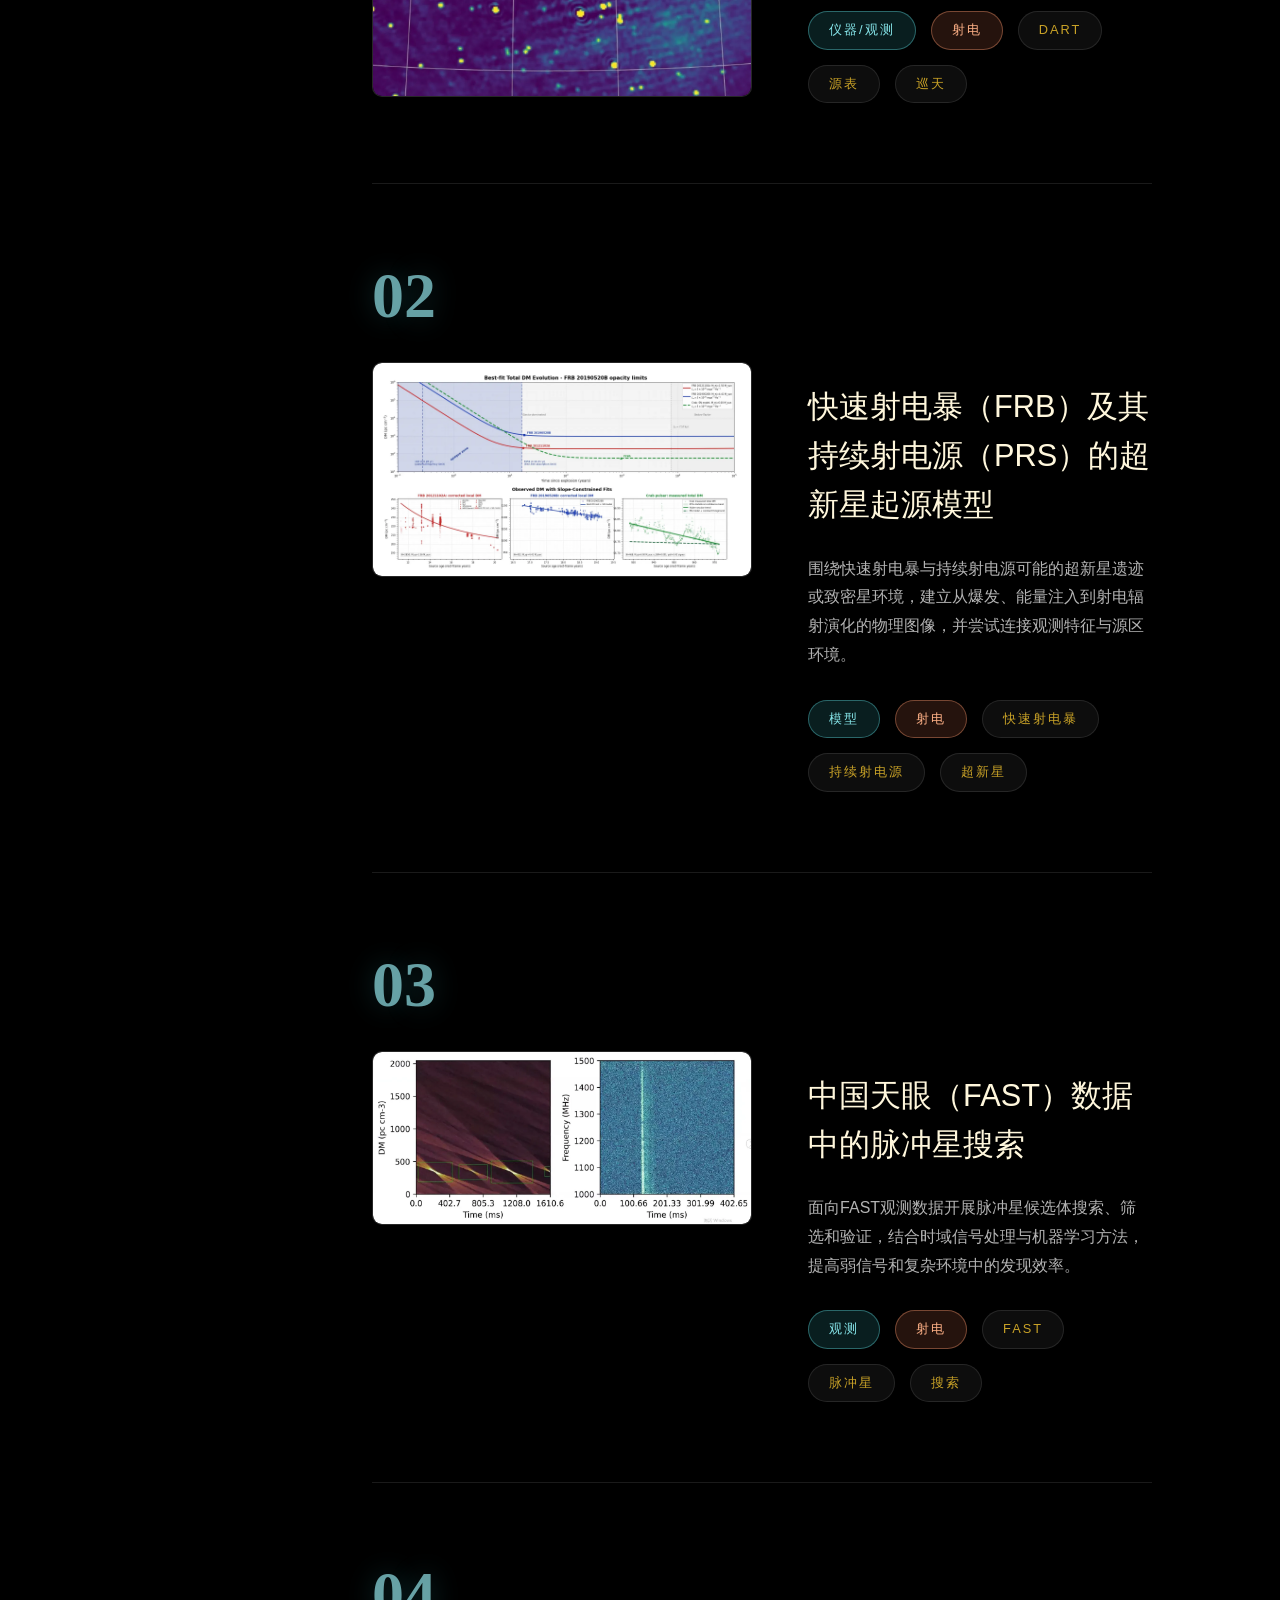
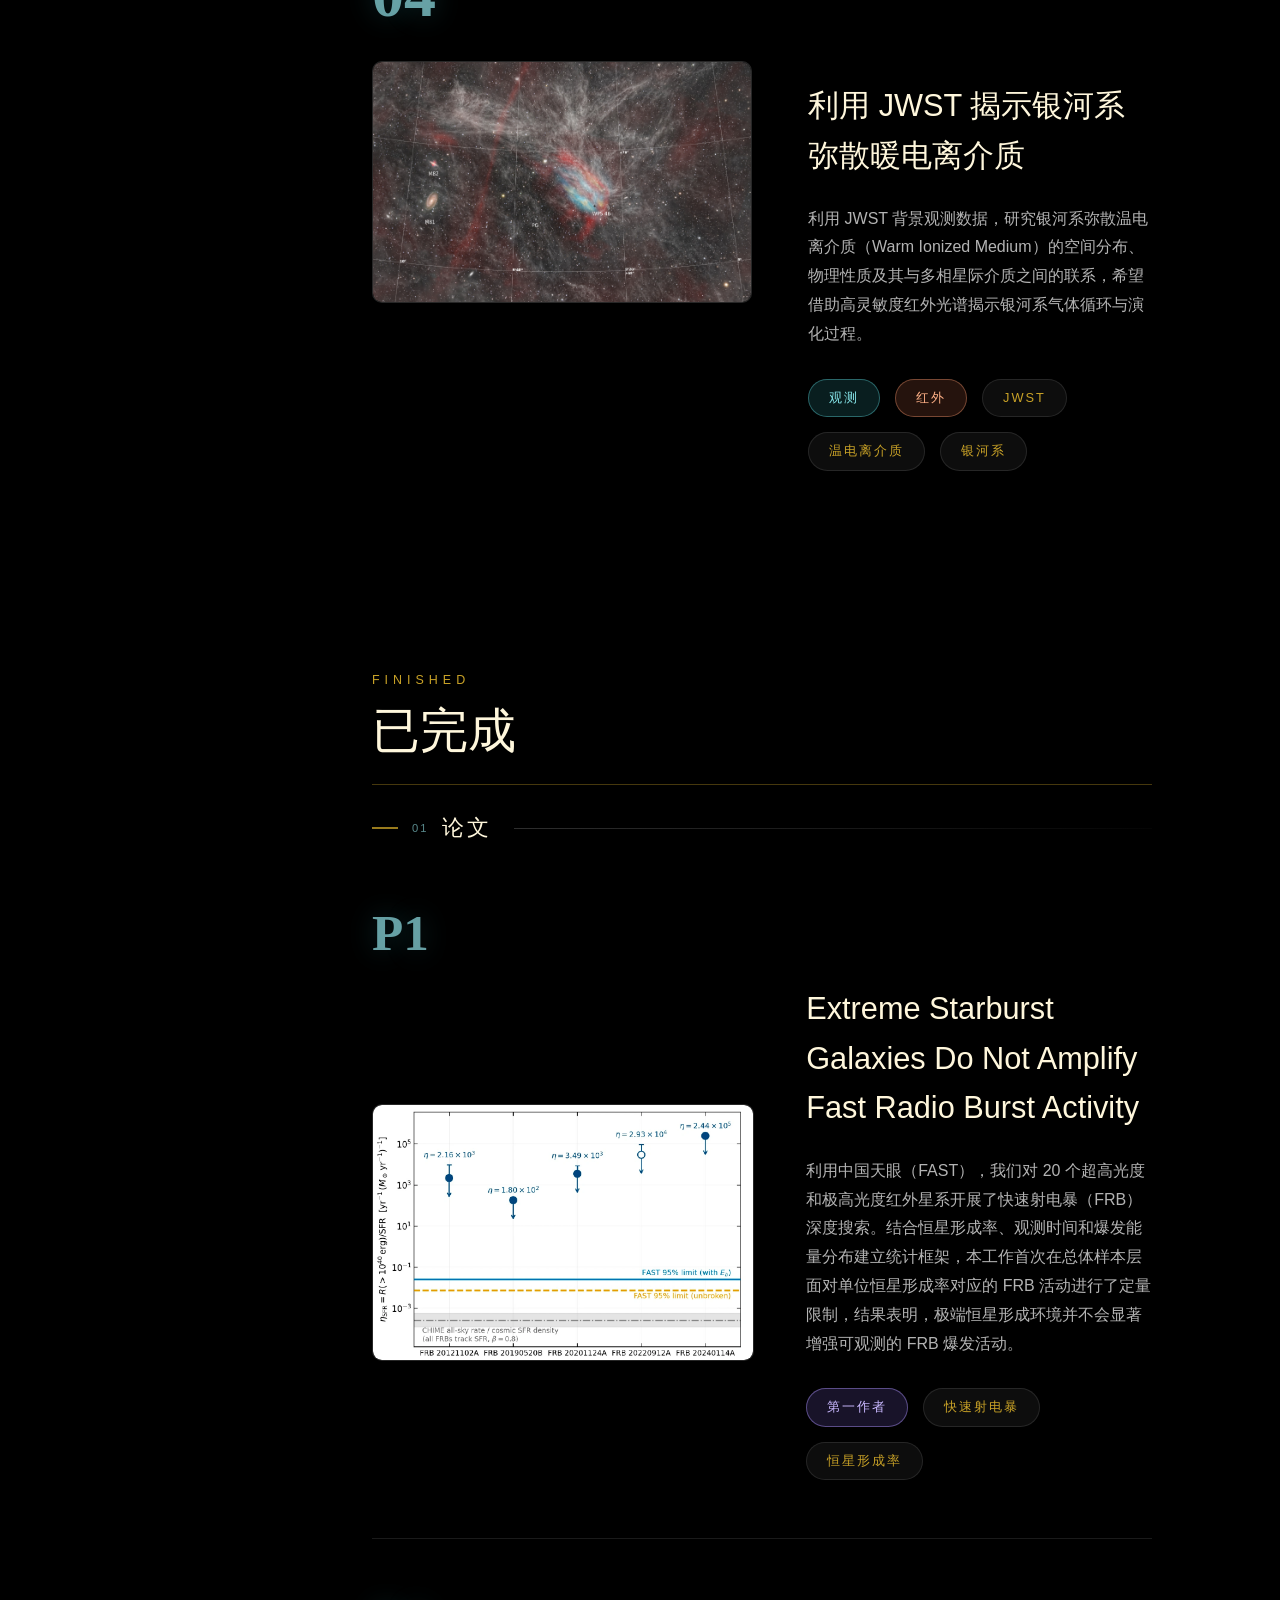
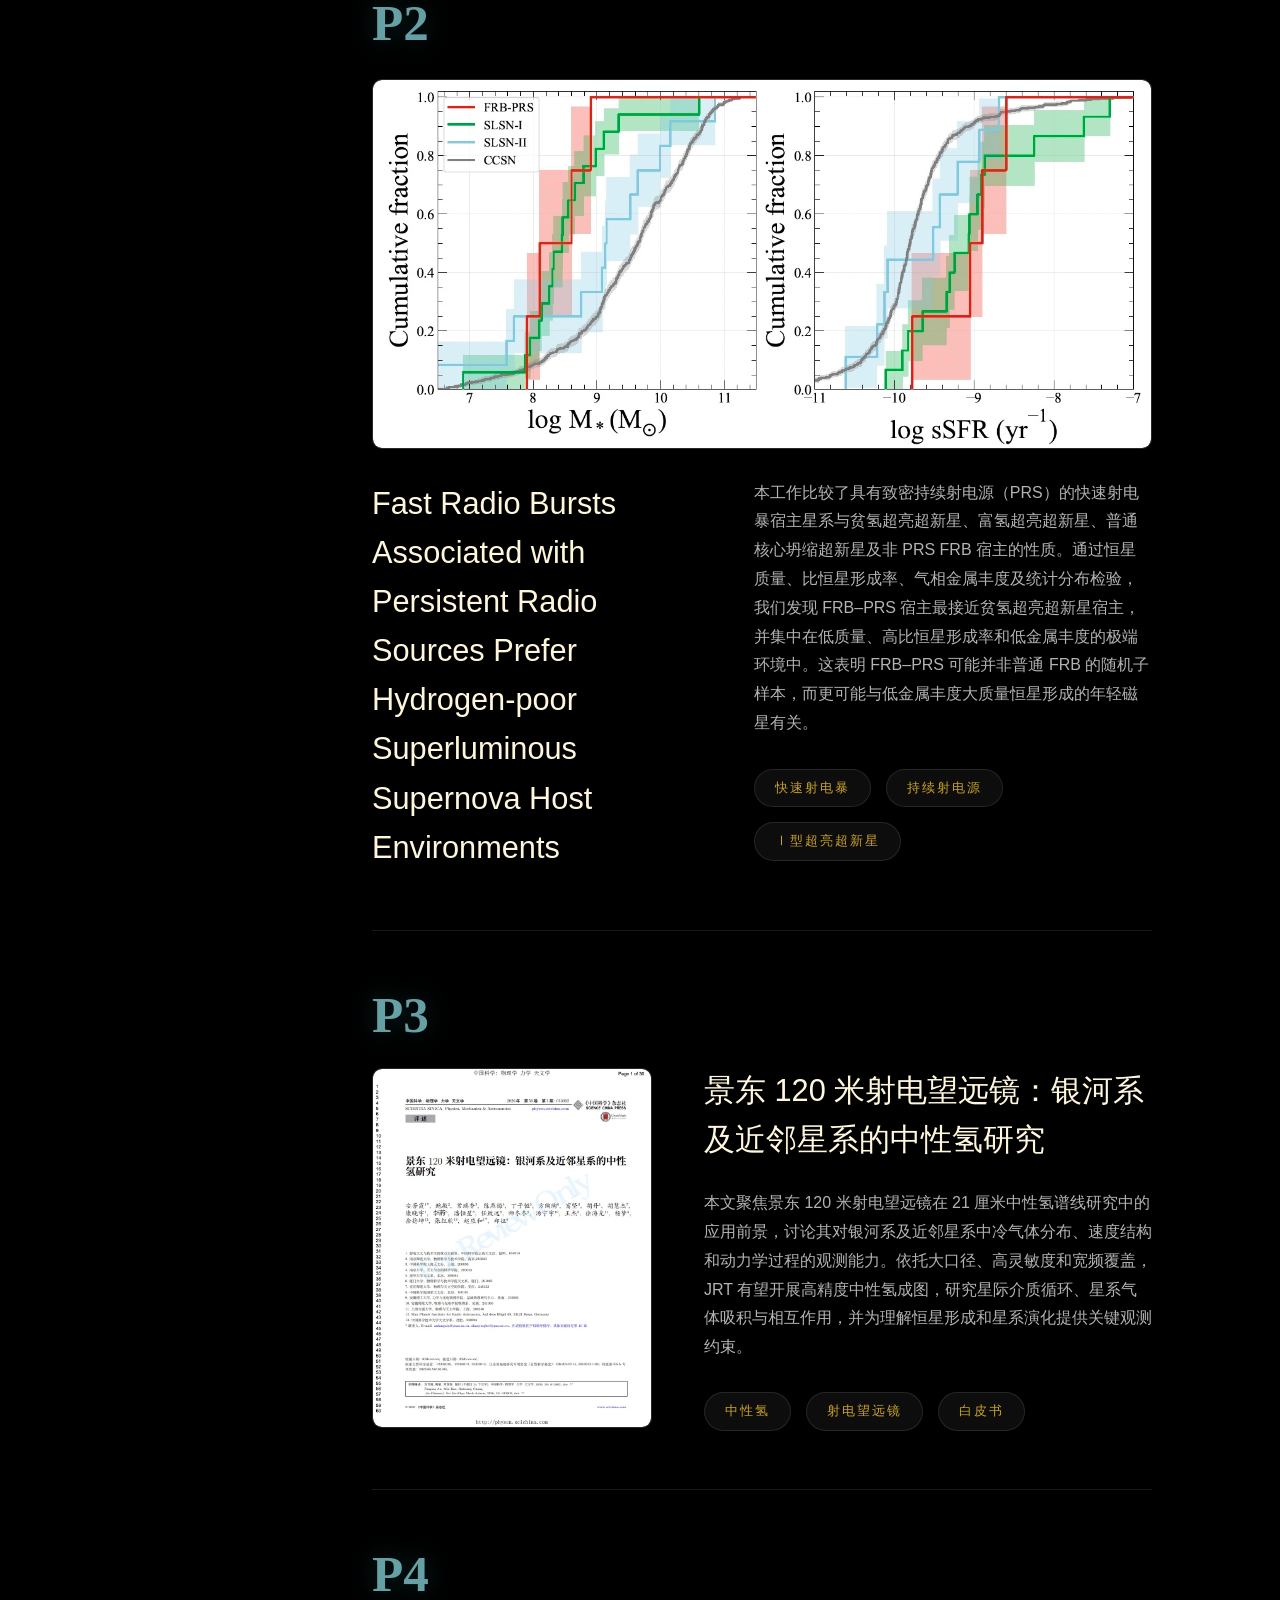
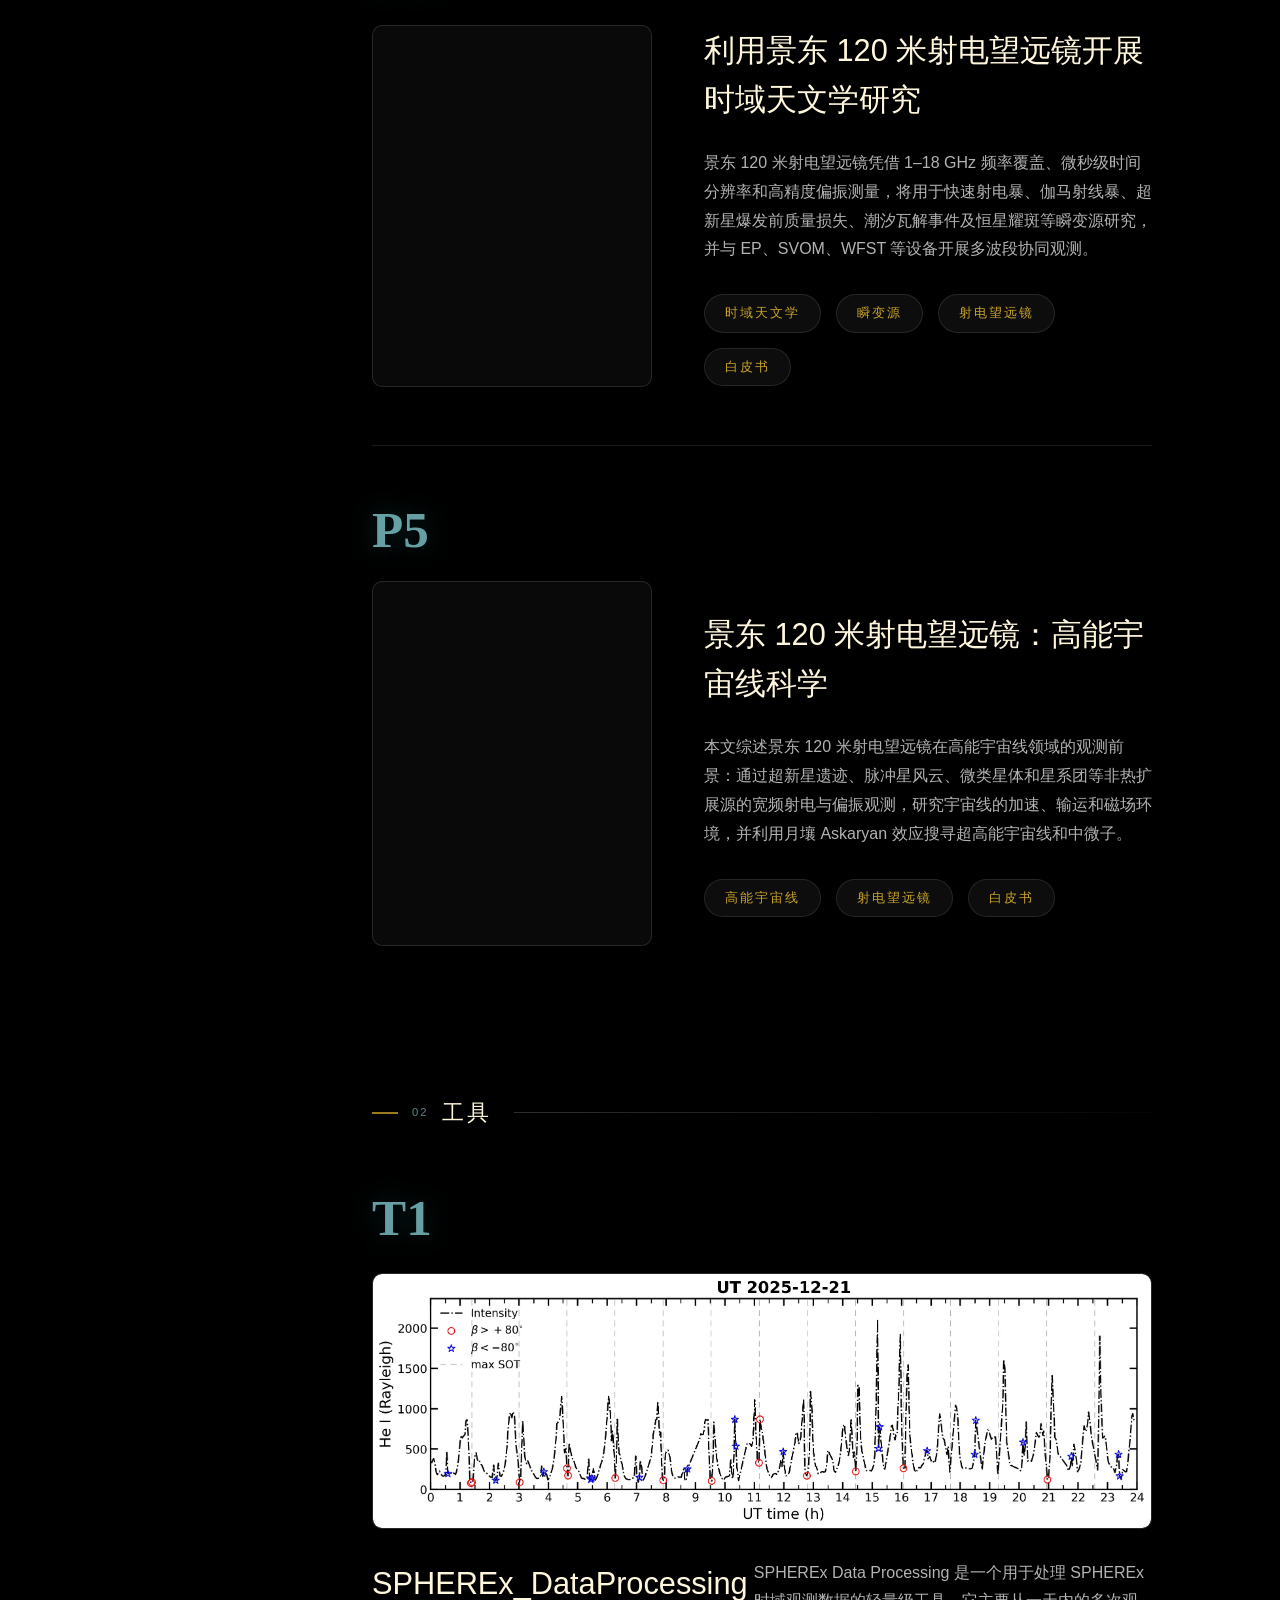
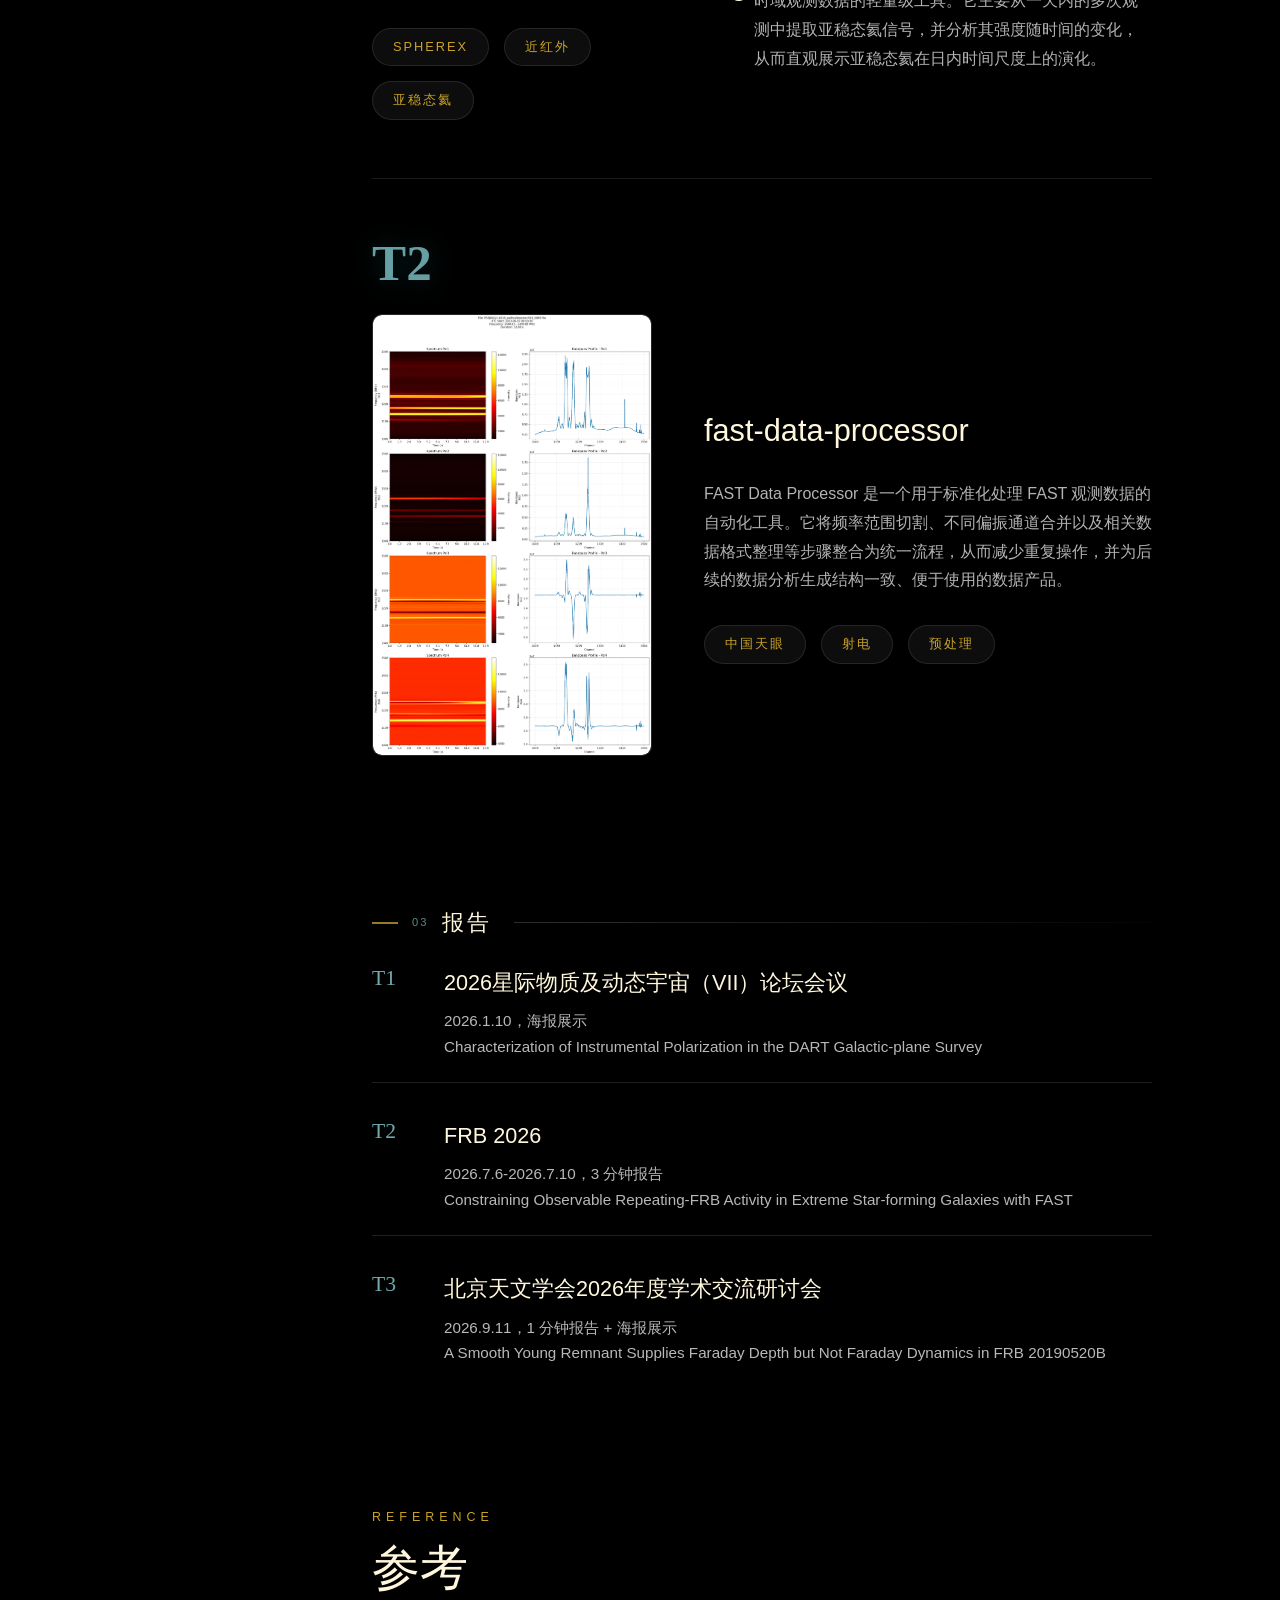
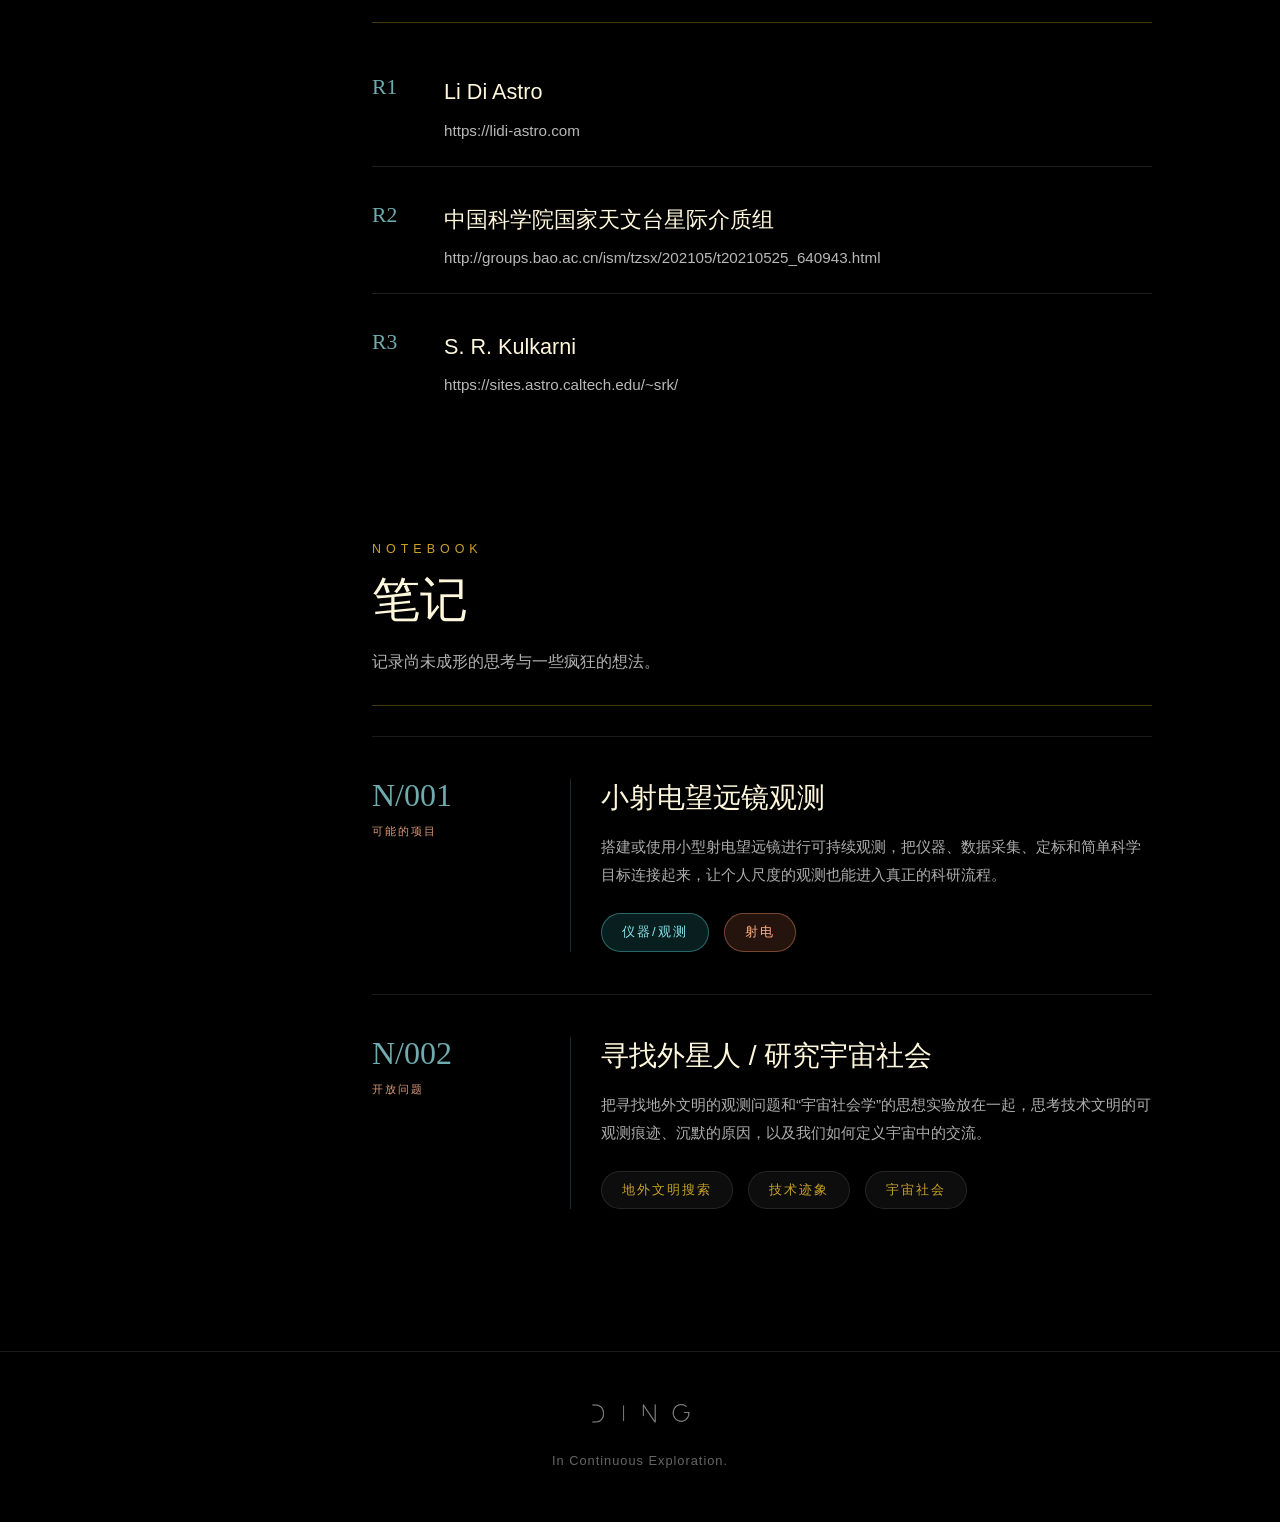
<file: research.html>
<!DOCTYPE html>
<html lang="zh-CN">
<head>
    <meta charset="UTF-8">
    <meta name="viewport" content="width=device-width, initial-scale=1.0">
    <title>场域 | Research</title>
    <link rel="preload" as="image" href="images/mobile/1024/RESEARCH/research.webp" media="(max-width: 768px)" fetchpriority="high">
    <link rel="preload" as="image" href="images/RESEARCH/research.webp" media="(min-width: 769px)" fetchpriority="high">
    <link rel="stylesheet" href="css/style.css?v=transition-direct-20260730">
    <link rel="stylesheet" href="css/pages.css?v=transition-direct-20260730">
</head>
<body data-lang="zh">
    <!-- 导航栏 -->
    <nav class="nav" id="nav">
        <div class="nav-logo">
            <a href="index.html">
                <img src="images/Ding_ver1.png" alt="DING Logo" class="nav-logo-img">
            </a>
        </div>
        <div class="nav-menu">
            <a href="index.html#research" class="nav-link">
                <span class="lang-zh">回溯</span>
                <span class="lang-en">Back Home</span>
            </a>
            <a href="life.html" class="nav-link">
                <span class="lang-zh">留白</span>
                <span class="lang-en">Life</span>
            </a>
            <a href="motion.html" class="nav-link">
                <span class="lang-zh">律动</span>
                <span class="lang-en">Motion</span>
            </a>
            <a href="about.html" class="nav-link">
                <span class="lang-zh">交织</span>
                <span class="lang-en">About</span>
            </a>
        </div>
        <button class="lang-toggle" id="langToggle">
            <span class="lang-icon">EN</span>
        </button>
    </nav>

    <!-- 顶部大图区域 -->
    <section class="page-hero" id="pageHero">
        <div class="page-hero-bg">
            <img loading="eager" decoding="async" fetchpriority="high" src="images/mobile/1024/RESEARCH/research.webp" srcset="images/mobile/480/RESEARCH/research.webp 480w, images/mobile/768/RESEARCH/research.webp 768w, images/mobile/1024/RESEARCH/research.webp 1024w, images/RESEARCH/research.webp 1535w" sizes="100vw" alt="Research Background" class="hero-bg-image">
        </div>
        <div class="page-hero-overlay"></div>
        <div class="page-hero-content">
            <h1 class="page-hero-title">
                <span class="lang-zh">科研探索</span>
                <span class="lang-en">Research Exploration</span>
            </h1>
            <p class="page-hero-subtitle">
                <span class="lang-zh">追求知识的边界，探索未知的世界</span>
                <span class="lang-en">Pushing the Boundaries of Knowledge</span>
            </p>
        </div>
        <div class="page-hero-scroll">
            <span class="lang-zh">向下滚动</span>
            <span class="lang-en">Scroll Down</span>
            <div class="scroll-line"></div>
        </div>
    </section>

    <!-- 内容列表区域 -->
    <section class="page-content" id="pageContent">
        <div class="research-layout">
            <aside class="research-toc" aria-label="Research sections">
                <div class="research-toc-head">
                    <span class="research-toc-kicker">Index</span>
                    <button class="research-toc-toggle" type="button" aria-expanded="true">
                        <span class="toggle-mark" aria-hidden="true">‹</span>
                        <span class="toggle-label">
                            <span class="lang-zh">收起目录</span>
                            <span class="lang-en">Collapse index</span>
                        </span>
                    </button>
                </div>
                <nav class="research-toc-nav">
                    <button type="button" data-target="#current-work">
                        <span>
                            <span class="lang-zh">进行中</span>
                            <span class="lang-en">Working</span>
                            <span class="lang-en-mobile">Work</span>
                        </span>
                    </button>
                    <button type="button" data-target="#finished">
                        <span>
                            <span class="lang-zh">已完成</span>
                            <span class="lang-en">Finished</span>
                            <span class="lang-en-mobile">Done</span>
                        </span>
                    </button>
                    <button type="button" data-target="#references">
                        <span>
                            <span class="lang-zh">参考</span>
                            <span class="lang-en">Reference</span>
                            <span class="lang-en-mobile">Ref.</span>
                        </span>
                    </button>
                    <button type="button" data-target="#notebook">
                        <span>
                            <span class="lang-zh">笔记</span>
                            <span class="lang-en">Notebook</span>
                            <span class="lang-en-mobile">Notes</span>
                        </span>
                    </button>
                </nav>
            </aside>

            <div class="content-list">
            <section class="research-section" id="current-work">
                <div class="research-section-header">
                    <span class="section-kicker">Working</span>
                    <h2 class="research-section-title">
                        <span class="lang-zh">进行中</span>
                        <span class="lang-en">Working</span>
                    </h2>
                </div>

                <div class="content-item">
                    <div class="item-number">01</div>
                    <div class="item-image">
                        <img loading="lazy" decoding="async" src="images/RESEARCH/dart_catalog.webp" alt="DART" class="research-image" width="800" height="800">
                    </div>
                    <div class="item-content">
                        <h3 class="item-title">
                            <span class="lang-zh">稻城射电望远镜（DART）巡天源表构建</span>
                            <span class="lang-en">DART Survey Catalog</span>
                        </h3>
                        <p class="item-description">
                            <span class="lang-zh">以稻城射电望远镜巡天数据为基础，进行源探测和交叉证认，目标是形成可检索、可复现的射电源表，为后续瞬变源搜索和科学研究提供基础数据。</span>
                            <span class="lang-en">Building a searchable and reproducible radio-source catalog from DART survey data, with source detection and cross-validation for future transient and scientific studies.</span>
                        </p>
                        <div class="item-tags">
                            <span class="tag tag-method"><span class="lang-zh">仪器/观测</span><span class="lang-en">Instrument/Observation</span></span>
                            <span class="tag tag-band"><span class="lang-zh">射电</span><span class="lang-en">Radio</span></span>
                            <span class="tag"><span class="lang-zh">DART</span><span class="lang-en">DART</span></span>
                            <span class="tag"><span class="lang-zh">源表</span><span class="lang-en">Catalog</span></span>
                            <span class="tag"><span class="lang-zh">巡天</span><span class="lang-en">Survey</span></span>
                        </div>
                    </div>
                </div>

                <div class="content-item">
                    <div class="item-number">02</div>
                    <div class="item-image">
                        <img loading="lazy" decoding="async" src="images/RESEARCH/snr.webp" alt="Supernova Remnant" class="research-image" width="1536" height="1024">
                    </div>
                    <div class="item-content">
                        <h3 class="item-title">
                            <span class="lang-zh">快速射电暴（FRB）及其持续射电源（PRS）的超新星起源模型</span>
                            <span class="lang-en">Supernova-Origin Models for FRBs and PRSs</span>
                        </h3>
                        <p class="item-description">
                            <span class="lang-zh">围绕快速射电暴与持续射电源可能的超新星遗迹或致密星环境，建立从爆发、能量注入到射电辐射演化的物理图像，并尝试连接观测特征与源区环境。</span>
                            <span class="lang-en">Exploring whether FRBs and their persistent radio sources can arise from supernova remnants or compact-object environments, linking energy injection, radio evolution, and local source conditions.</span>
                        </p>
                        <div class="item-tags">
                            <span class="tag tag-method"><span class="lang-zh">模型</span><span class="lang-en">Model</span></span>
                            <span class="tag tag-band"><span class="lang-zh">射电</span><span class="lang-en">Radio</span></span>
                            <span class="tag"><span class="lang-zh">快速射电暴</span><span class="lang-en">FRB</span></span>
                            <span class="tag"><span class="lang-zh">持续射电源</span><span class="lang-en">PRS</span></span>
                            <span class="tag"><span class="lang-zh">超新星</span><span class="lang-en">Supernova</span></span>
                        </div>
                    </div>
                </div>

                <div class="content-item">
                    <div class="item-number">03</div>
                    <div class="item-image">
                        <img loading="lazy" decoding="async" src="images/RESEARCH/pulsar_searching.webp" alt="Pulsar Search" class="research-image" width="2162" height="986">
                    </div>
                    <div class="item-content">
                        <h3 class="item-title">
                            <span class="lang-zh">中国天眼（FAST）数据中的脉冲星搜索</span>
                            <span class="lang-en">Pulsar Searches in FAST Data</span>
                        </h3>
                        <p class="item-description">
                            <span class="lang-zh">面向FAST观测数据开展脉冲星候选体搜索、筛选和验证，结合时域信号处理与机器学习方法，提高弱信号和复杂环境中的发现效率。</span>
                            <span class="lang-en">Searching, filtering, and validating pulsar candidates in FAST observations, combining time-domain signal processing with machine learning methods to improve discovery efficiency.</span>
                        </p>
                        <div class="item-tags">
                            <span class="tag tag-method"><span class="lang-zh">观测</span><span class="lang-en">Observation</span></span>
                            <span class="tag tag-band"><span class="lang-zh">射电</span><span class="lang-en">Radio</span></span>
                            <span class="tag"><span class="lang-zh">FAST</span><span class="lang-en">FAST</span></span>
                            <span class="tag"><span class="lang-zh">脉冲星</span><span class="lang-en">Pulsar</span></span>
                            <span class="tag"><span class="lang-zh">搜索</span><span class="lang-en">Search</span></span>
                        </div>
                    </div>
                </div>

                <div class="content-item">
                    <div class="item-number">04</div>
                    <div class="item-image">
                        <img loading="lazy" decoding="async" src="images/RESEARCH/wim.webp" alt="JWST" class="research-image" width="1536" height="1024">
                    </div>
                    <div class="item-content">
                        <h3 class="item-title">
                            <span class="lang-zh">利用 JWST 揭示银河系弥散暖电离介质</span>
                            <span class="lang-en">Studying the Galactic Warm Ionized Medium with JWST</span>
                        </h3>
                        <p class="item-description">
                            <span class="lang-zh">利用 JWST 背景观测数据，研究银河系弥散温电离介质（Warm Ionized Medium）的空间分布、物理性质及其与多相星际介质之间的联系，希望借助高灵敏度红外光谱揭示银河系气体循环与演化过程。</span>
                            <span class="lang-en">Using serendipitous JWST background observations, I study the spatial distribution and physical properties of the Galactic Warm Ionized Medium (WIM) and its connection to the multiphase interstellar medium. By exploiting sensitive infrared spectroscopy, I aim to reveal the circulation and evolution of diffuse gas in the Milky Way.</span>
                        </p>
                        <div class="item-tags">
                            <span class="tag tag-method"><span class="lang-zh">观测</span><span class="lang-en">Observation</span></span>
                            <span class="tag tag-band"><span class="lang-zh">红外</span><span class="lang-en">Infrared</span></span>
                            <span class="tag"><span class="lang-zh">JWST</span><span class="lang-en">JWST</span></span>
                            <span class="tag"><span class="lang-zh">温电离介质</span><span class="lang-en">WIM</span></span>
                            <span class="tag"><span class="lang-zh">银河系</span><span class="lang-en">Milky Way</span></span>
                        </div>
                    </div>
                </div>
            </section>

            <section class="research-section" id="finished">
                <div class="research-section-header">
                    <span class="section-kicker">Finished</span>
                    <h2 class="research-section-title">
                        <span class="lang-zh">已完成</span>
                        <span class="lang-en">Finished</span>
                    </h2>
                </div>

                <div class="finished-group" id="finished-papers">
                    <div class="finished-group-heading">
                        <span class="finished-group-index">01</span>
                        <h3>
                            <span class="lang-zh">论文</span>
                            <span class="lang-en">Papers</span>
                        </h3>
                    </div>

                <div class="content-item finished-item finished-item-balanced">
                    <div class="item-number">P1</div>
                    <div class="item-image">
                        <img loading="lazy" decoding="async" src="images/RESEARCH/p1.webp" alt="FRB activity rate constraints" class="research-image" width="1258" height="840">
                    </div>
                    <div class="item-content">
                        <h3 class="item-title">
                            <span class="lang-zh">Extreme Starburst Galaxies Do Not Amplify Fast Radio Burst Activity</span>
                            <span class="lang-en">Extreme Starburst Galaxies Do Not Amplify Fast Radio Burst Activity</span>
                        </h3>
                        <p class="item-description">
                            <span class="lang-zh">利用中国天眼（FAST），我们对 20 个超高光度和极高光度红外星系开展了快速射电暴（FRB）深度搜索。结合恒星形成率、观测时间和爆发能量分布建立统计框架，本工作首次在总体样本层面对单位恒星形成率对应的 FRB 活动进行了定量限制，结果表明，极端恒星形成环境并不会显著增强可观测的 FRB 爆发活动。</span>
                            <span class="lang-en">Using the Five-hundred-meter Aperture Spherical Telescope (FAST), we conducted a deep search for fast radio bursts (FRBs) in 20 ultra- and hyper-luminous infrared galaxies. By developing a statistical framework that incorporates star formation rates, observing time, and burst energy distributions, this work provides the first population-level constraint on FRB activity per unit star formation, demonstrating that extreme starburst environments do not necessarily enhance observable FRB activity.</span>
                        </p>
                        <div class="item-tags">
                            <span class="tag tag-first-author"><span class="lang-zh">第一作者</span><span class="lang-en">First Author</span></span>
                            <span class="tag"><span class="lang-zh">快速射电暴</span><span class="lang-en">FRB</span></span>
                            <span class="tag"><span class="lang-zh">恒星形成率</span><span class="lang-en">SFR</span></span>
                        </div>
                    </div>
                </div>

                <div class="content-item finished-item finished-item-wide finished-item-tags-after-description">
                    <div class="item-number">P2</div>
                    <div class="item-image">
                        <img loading="lazy" decoding="async" src="images/RESEARCH/p2.webp" alt="FRB host environment distributions" class="research-image" width="1264" height="598">
                    </div>
                    <div class="item-content">
                        <h3 class="item-title">
                            <span class="lang-zh">Fast Radio Bursts Associated with Persistent Radio Sources Prefer Hydrogen-poor Superluminous Supernova Host Environments</span>
                            <span class="lang-en">Fast Radio Bursts Associated with Persistent Radio Sources Prefer Hydrogen-poor Superluminous Supernova Host Environments</span>
                        </h3>
                        <p class="item-description">
                            <span class="lang-zh">本工作比较了具有致密持续射电源（PRS）的快速射电暴宿主星系与贫氢超亮超新星、富氢超亮超新星、普通核心坍缩超新星及非 PRS FRB 宿主的性质。通过恒星质量、比恒星形成率、气相金属丰度及统计分布检验，我们发现 FRB–PRS 宿主最接近贫氢超亮超新星宿主，并集中在低质量、高比恒星形成率和低金属丰度的极端环境中。这表明 FRB–PRS 可能并非普通 FRB 的随机子样本，而更可能与低金属丰度大质量恒星形成的年轻磁星有关。</span>
                            <span class="lang-en">This work compares the host galaxies of fast radio bursts associated with compact persistent radio sources (FRB–PRS systems) with those of hydrogen-poor and hydrogen-rich superluminous supernovae, ordinary core-collapse supernovae, and FRBs without detected PRSs. Using host stellar mass, specific star formation rate, gas-phase metallicity, and statistical distribution tests, we find that FRB–PRS hosts most closely resemble hydrogen-poor superluminous supernova hosts and preferentially occupy extreme low-mass, high-sSFR, and low-metallicity environments. These results suggest that FRB–PRS systems are not simply a random subset of the general FRB population, but may instead be linked to young magnetars formed through low-metallicity massive-star channels.</span>
                        </p>
                        <div class="item-tags">
                            <span class="tag"><span class="lang-zh">快速射电暴</span><span class="lang-en">FRB</span></span>
                            <span class="tag"><span class="lang-zh">持续射电源</span><span class="lang-en">PRS</span></span>
                            <span class="tag"><span class="lang-zh">Ⅰ型超亮超新星</span><span class="lang-en">SLSNe-Ⅰ</span></span>
                        </div>
                    </div>
                </div>

                <div class="content-item finished-item finished-item-portrait">
                    <div class="item-number">P3</div>
                    <div class="item-image">
                        <img loading="lazy" decoding="async" src="images/RESEARCH/p3.webp" alt="Jingdong 120-m Radio Telescope neutral hydrogen research" class="research-image" width="882" height="1136">
                    </div>
                    <div class="item-content">
                        <h3 class="item-title">
                            <span class="lang-zh">景东 120 米射电望远镜：银河系及近邻星系的中性氢研究</span>
                            <span class="lang-en">Jingdong 120-m Radio Telescope: Neutral Hydrogen Studies of the Milky Way and Nearby Galaxies</span>
                        </h3>
                        <p class="item-description">
                            <span class="lang-zh">本文聚焦景东 120 米射电望远镜在 21 厘米中性氢谱线研究中的应用前景，讨论其对银河系及近邻星系中冷气体分布、速度结构和动力学过程的观测能力。依托大口径、高灵敏度和宽频覆盖，JRT 有望开展高精度中性氢成图，研究星际介质循环、星系气体吸积与相互作用，并为理解恒星形成和星系演化提供关键观测约束。</span>
                            <span class="lang-en">This review examines the prospects for using the Jingdong 120-m Radio Telescope to study the 21-cm neutral-hydrogen line in the Milky Way and nearby galaxies, focusing on cold-gas distribution, velocity structure, and dynamics. Its large aperture, high sensitivity, and broad frequency coverage will enable detailed H I mapping, helping trace interstellar gas cycling, galactic gas accretion and interactions, and their roles in star formation and galaxy evolution.</span>
                        </p>
                        <div class="item-tags">
                            <span class="tag"><span class="lang-zh">中性氢</span><span class="lang-en">Neutral Hydrogen</span></span>
                            <span class="tag"><span class="lang-zh">射电望远镜</span><span class="lang-en">Radio Telescope</span></span>
                            <span class="tag"><span class="lang-zh">白皮书</span><span class="lang-en">White Paper</span></span>
                        </div>
                    </div>
                </div>

                <div class="content-item finished-item finished-item-portrait">
                    <div class="item-number">P4</div>
                    <div class="item-image">
                        <img loading="lazy" decoding="async" src="images/RESEARCH/p4.webp" alt="Time-domain astronomy with the Jingdong 120-m Radio Telescope" class="research-image" width="1618" height="2098">
                    </div>
                    <div class="item-content">
                        <h3 class="item-title">
                            <span class="lang-zh">利用景东 120 米射电望远镜开展时域天文学研究</span>
                            <span class="lang-en">Time-domain Astronomy with the Jingdong 120-m Radio Telescope</span>
                        </h3>
                        <p class="item-description">
                            <span class="lang-zh">景东 120 米射电望远镜凭借 1–18 GHz 频率覆盖、微秒级时间分辨率和高精度偏振测量，将用于快速射电暴、伽马射线暴、超新星爆发前质量损失、潮汐瓦解事件及恒星耀斑等瞬变源研究，并与 EP、SVOM、WFST 等设备开展多波段协同观测。</span>
                            <span class="lang-en">With 1–18 GHz coverage, microsecond time resolution, and high-precision polarimetry, the Jingdong 120-m Radio Telescope will study fast radio bursts, gamma-ray bursts, pre-supernova mass-loss histories, tidal disruption events, and stellar flares, while supporting multiwavelength coordination with EP, SVOM, and WFST.</span>
                        </p>
                        <div class="item-tags">
                            <span class="tag"><span class="lang-zh">时域天文学</span><span class="lang-en">Time-domain Astronomy</span></span>
                            <span class="tag"><span class="lang-zh">瞬变源</span><span class="lang-en">Transients</span></span>
                            <span class="tag"><span class="lang-zh">射电望远镜</span><span class="lang-en">Radio Telescope</span></span>
                            <span class="tag"><span class="lang-zh">白皮书</span><span class="lang-en">White Paper</span></span>
                        </div>
                    </div>
                </div>

                <div class="content-item finished-item finished-item-portrait">
                    <div class="item-number">P5</div>
                    <div class="item-image">
                        <img loading="lazy" decoding="async" src="images/RESEARCH/p5.webp" alt="High-energy cosmic-ray science with the Jingdong 120-m Radio Telescope" class="research-image" width="1608" height="2096">
                    </div>
                    <div class="item-content">
                        <h3 class="item-title">
                            <span class="lang-zh">景东 120 米射电望远镜：高能宇宙线科学</span>
                            <span class="lang-en">Jingdong 120-m Radio Telescope: High-energy Cosmic-ray Science</span>
                        </h3>
                        <p class="item-description">
                            <span class="lang-zh">本文综述景东 120 米射电望远镜在高能宇宙线领域的观测前景：通过超新星遗迹、脉冲星风云、微类星体和星系团等非热扩展源的宽频射电与偏振观测，研究宇宙线的加速、输运和磁场环境，并利用月壤 Askaryan 效应搜寻超高能宇宙线和中微子。</span>
                            <span class="lang-en">This review outlines the telescope’s prospects for high-energy cosmic-ray science. Broadband radio and polarization observations of nonthermal extended sources—including supernova remnants, pulsar wind nebulae, microquasars, and galaxy clusters—will probe cosmic-ray acceleration, transport, and magnetic environments, while lunar Askaryan observations will search for ultra-high-energy cosmic rays and neutrinos.</span>
                        </p>
                        <div class="item-tags">
                            <span class="tag"><span class="lang-zh">高能宇宙线</span><span class="lang-en">High-energy Cosmic Rays</span></span>
                            <span class="tag"><span class="lang-zh">射电望远镜</span><span class="lang-en">Radio Telescope</span></span>
                            <span class="tag"><span class="lang-zh">白皮书</span><span class="lang-en">White Paper</span></span>
                        </div>
                    </div>
                </div>
                </div>

                <div class="finished-group" id="finished-tools">
                    <div class="finished-group-heading">
                        <span class="finished-group-index">02</span>
                        <h3>
                            <span class="lang-zh">工具</span>
                            <span class="lang-en">Tools</span>
                        </h3>
                    </div>

                <div class="content-item finished-item finished-item-wide">
                    <div class="item-number">T1</div>
                    <div class="item-image">
                        <a href="https://github.com/HyneSeeker/SPHEREx_DataProcessing" class="research-image-link" target="_blank" rel="noopener noreferrer" aria-label="Open HyneSeeker/SPHEREx_DataProcessing on GitHub">
                            <img loading="lazy" decoding="async" src="images/RESEARCH/spherex_data.webp" alt="SPHEREx metastable helium time series" class="research-image" width="2377" height="775">
                        </a>
                    </div>
                    <div class="item-content">
                        <h3 class="item-title">
                            <span class="lang-zh">SPHEREx_DataProcessing</span>
                            <span class="lang-en">SPHEREx_DataProcessing</span>
                        </h3>
                        <p class="item-description">
                            <span class="lang-zh">SPHEREx Data Processing 是一个用于处理 SPHEREx 时域观测数据的轻量级工具。它主要从一天内的多次观测中提取亚稳态氦信号，并分析其强度随时间的变化，从而直观展示亚稳态氦在日内时间尺度上的演化。</span>
                            <span class="lang-en">SPHEREx Data Processing is a lightweight tool for analyzing time-domain observations from SPHEREx. It extracts metastable helium signals from repeated observations within a single day and tracks their intensity variations over time, providing a direct view of the short-term evolution of metastable helium emission.</span>
                        </p>
                        <div class="item-tags">
                            <span class="tag"><span class="lang-zh">SPHEREx</span><span class="lang-en">SPHEREx</span></span>
                            <span class="tag"><span class="lang-zh">近红外</span><span class="lang-en">Infrared</span></span>
                            <span class="tag"><span class="lang-zh">亚稳态氦</span><span class="lang-en">Metastable Helium</span></span>
                        </div>
                    </div>
                </div>

                <div class="content-item finished-item finished-item-portrait">
                    <div class="item-number">T2</div>
                    <div class="item-image">
                        <a href="https://github.com/HyneSeeker/fast-data-processor" class="research-image-link" target="_blank" rel="noopener noreferrer" aria-label="Open HyneSeeker/fast-data-processor on GitHub">
                            <img loading="lazy" decoding="async" src="images/RESEARCH/fast-data-processor.webp" alt="FAST data processing diagnostic plots" class="research-image" width="2979" height="4714">
                        </a>
                    </div>
                    <div class="item-content">
                        <h3 class="item-title">
                            <span class="lang-zh">fast-data-processor</span>
                            <span class="lang-en">fast-data-processor</span>
                        </h3>
                        <p class="item-description">
                            <span class="lang-zh">FAST Data Processor 是一个用于标准化处理 FAST 观测数据的自动化工具。它将频率范围切割、不同偏振通道合并以及相关数据格式整理等步骤整合为统一流程，从而减少重复操作，并为后续的数据分析生成结构一致、便于使用的数据产品。</span>
                            <span class="lang-en">FAST Data Processor is an automated tool for the standardized processing of FAST observational data. It combines operations such as frequency-range selection, polarization-channel merging, and data-format organization into a unified workflow, reducing repetitive manual work and producing consistently structured data products for subsequent analysis.</span>
                        </p>
                        <div class="item-tags">
                            <span class="tag"><span class="lang-zh">中国天眼</span><span class="lang-en">FAST</span></span>
                            <span class="tag"><span class="lang-zh">射电</span><span class="lang-en">Radio</span></span>
                            <span class="tag"><span class="lang-zh">预处理</span><span class="lang-en">Preprocessing</span></span>
                        </div>
                    </div>
                </div>
                </div>

                <div class="finished-group" id="finished-talks">
                    <div class="finished-group-heading">
                        <span class="finished-group-index">03</span>
                        <h3>
                            <span class="lang-zh">报告</span>
                            <span class="lang-en">Talks</span>
                        </h3>
                    </div>

                <div class="talks-list">
                    <article class="talk-row">
                        <span class="talk-index">T1</span>
                        <div>
                            <h3>
                                <span class="lang-zh">2026星际物质及动态宇宙（VII）论坛会议</span>
                                <span class="lang-en">Forum on Interstellar Matter and the Dynamic Universe (VII), 2026</span>
                            </h3>
                            <p>
                                <span class="lang-zh">2026.1.10，海报展示</span>
                                <span class="lang-en">2026.1.10, poster presentation</span>
                            </p>
                            <p>
                                <span class="lang-zh">Characterization of Instrumental Polarization in the DART Galactic-plane Survey</span>
                                <span class="lang-en">Characterization of Instrumental Polarization in the DART Galactic-plane Survey</span>
                            </p>
                        </div>
                    </article>

                    <article class="talk-row">
                        <span class="talk-index">T2</span>
                        <div>
                            <h3>
                                <span class="lang-zh">FRB 2026</span>
                                <span class="lang-en">FRB 2026</span>
                            </h3>
                            <p>
                                <span class="lang-zh">2026.7.6-2026.7.10，3 分钟报告</span>
                                <span class="lang-en">2026.7.6-2026.7.10, 3-minute flash talk</span>
                            </p>
                            <p>
                                <span class="lang-zh">Constraining Observable Repeating-FRB Activity in Extreme Star-forming Galaxies with FAST</span>
                                <span class="lang-en">Constraining Observable Repeating-FRB Activity in Extreme Star-forming Galaxies with FAST</span>
                            </p>
                        </div>
                    </article>

                    <article class="talk-row">
                        <span class="talk-index">T3</span>
                        <div>
                            <h3>
                                <span class="lang-zh">北京天文学会2026年度学术交流研讨会</span>
                                <span class="lang-en">Beijing Astronomical Society Annual Meeting, 2026</span>
                            </h3>
                            <p>
                                <span class="lang-zh">2026.9.11，1 分钟报告 + 海报展示</span>
                                <span class="lang-en">2026.9.11, 1-minute flash talk + poster presentation</span>
                            </p>
                            <p>
                                <span class="lang-zh">A Smooth Young Remnant Supplies Faraday Depth but Not Faraday Dynamics in FRB 20190520B</span>
                                <span class="lang-en">A Smooth Young Remnant Supplies Faraday Depth but Not Faraday Dynamics in FRB 20190520B</span>
                            </p>
                        </div>
                    </article>
                </div>
                </div>
            </section>

            <section class="research-section" id="references">
                <div class="research-section-header">
                    <span class="section-kicker">Reference</span>
                    <h2 class="research-section-title">
                        <span class="lang-zh">参考</span>
                        <span class="lang-en">Reference</span>
                    </h2>
                </div>

                <div class="talks-list reference-list">
                    <article class="talk-row reference-row">
                        <span class="talk-index">R1</span>
                        <div>
                            <h3>
                                <a href="https://lidi-astro.com" target="_blank" rel="noopener noreferrer" data-reference-link>Li Di Astro</a>
                            </h3>
                            <p>https://lidi-astro.com</p>
                        </div>
                    </article>

                    <article class="talk-row reference-row">
                        <span class="talk-index">R2</span>
                        <div>
                            <h3>
                                <a href="http://groups.bao.ac.cn/ism/tzsx/202105/t20210525_640943.html" target="_blank" rel="noopener noreferrer" data-reference-link>
                                    <span class="lang-zh">中国科学院国家天文台星际介质组</span>
                                    <span class="lang-en">Interstellar Medium Group, National Astronomical Observatories, Chinese Academy of Sciences (NAOC)</span>
                                </a>
                            </h3>
                            <p>http://groups.bao.ac.cn/ism/tzsx/202105/t20210525_640943.html</p>
                        </div>
                    </article>

                    <article class="talk-row reference-row">
                        <span class="talk-index">R3</span>
                        <div>
                            <h3>
                                <a href="https://sites.astro.caltech.edu/~srk/" target="_blank" rel="noopener noreferrer" data-reference-link>S. R. Kulkarni</a>
                            </h3>
                            <p>https://sites.astro.caltech.edu/~srk/</p>
                        </div>
                    </article>
                </div>
            </section>

            <section class="research-section notebook-section" id="notebook">
                <div class="research-section-header">
                    <span class="section-kicker">Notebook</span>
                    <h2 class="research-section-title">
                        <span class="lang-zh">笔记</span>
                        <span class="lang-en">Notebook</span>
                    </h2>
                    <p class="notebook-intro">
                        <span class="lang-zh">记录尚未成形的思考与一些疯狂的想法。</span>
                        <span class="lang-en">Recording thoughts and some wild ideas that haven't formed into formal projects yet.</span>
                    </p>
                </div>

                <div class="notebook-stream">
                    <article class="content-item notebook-entry">
                        <div class="notebook-meta">
                            <span class="notebook-index">N/001</span>
                            <span class="notebook-type">
                                <span class="lang-zh">可能的项目</span>
                                <span class="lang-en">Possible Projects</span>
                            </span>
                        </div>
                        <div class="notebook-note">
                            <!-- <div class="notebook-note-head">
                                <span class="notebook-state">
                                    <span class="lang-zh">持续更新</span>
                                    <span class="lang-en">Ongoing</span>
                                </span>
                                <span class="notebook-visibility">
                                    <span class="lang-zh">公开笔记</span>
                                    <span class="lang-en">Public Note</span>
                                </span>
                            </div> -->
                            <h3 class="notebook-title">
                                <span class="lang-zh">小射电望远镜观测</span>
                                <span class="lang-en">Small Radio Telescope Observations</span>
                            </h3>
                            <p class="notebook-description">
                                <span class="lang-zh">搭建或使用小型射电望远镜进行可持续观测，把仪器、数据采集、定标和简单科学目标连接起来，让个人尺度的观测也能进入真正的科研流程。</span>
                                <span class="lang-en">Building or using small radio telescopes for sustained observations, connecting instrumentation, data acquisition, calibration, and compact science goals.</span>
                            </p>
                            <div class="item-tags">
                                <span class="tag tag-method"><span class="lang-zh">仪器/观测</span><span class="lang-en">Instrument/Observation</span></span>
                                <span class="tag tag-band"><span class="lang-zh">射电</span><span class="lang-en">Radio</span></span>
                            </div>
                        </div>
                    </article>

                    <article class="content-item notebook-entry">
                        <div class="notebook-meta">
                            <span class="notebook-index">N/002</span>
                            <span class="notebook-type">
                                <span class="lang-zh">开放问题</span>
                                <span class="lang-en">Open Question</span>
                            </span>
                        </div>
                        <div class="notebook-note">
                            <!-- <div class="notebook-note-head">
                                <span class="notebook-state">
                                    <span class="lang-zh">推演中</span>
                                    <span class="lang-en">In Inquiry</span>
                                </span>
                                <span class="notebook-visibility">
                                    <span class="lang-zh">公开笔记</span>
                                    <span class="lang-en">Public Note</span>
                                </span>
                            </div> -->
                            <h3 class="notebook-title">
                                <span class="lang-zh">寻找外星人 / 研究宇宙社会</span>
                                <span class="lang-en">SETI and Cosmic Sociology</span>
                            </h3>
                            <p class="notebook-description">
                                <span class="lang-zh">把寻找地外文明的观测问题和“宇宙社会学”的思想实验放在一起，思考技术文明的可观测痕迹、沉默的原因，以及我们如何定义宇宙中的交流。</span>
                                <span class="lang-en">Bringing SETI and cosmic-sociology thought experiments together to think about observable technosignatures, the causes of cosmic silence, and how communication might be defined on astronomical scales.</span>
                            </p>
                            <div class="item-tags">
                                <span class="tag"><span class="lang-zh">地外文明搜索</span><span class="lang-en">SETI</span></span>
                                <span class="tag"><span class="lang-zh">技术迹象</span><span class="lang-en">Technosignature</span></span>
                                <span class="tag"><span class="lang-zh">宇宙社会</span><span class="lang-en">Cosmic Sociology</span></span>
                            </div>
                        </div>
                    </article>
                </div>
            </section>
            </div>
        </div>
    </section>

    <!-- 页脚 -->
    <footer class="footer">
        <div class="footer-content">
            <div class="footer-logo">
                <img src="images/Ding_ver1.png" alt="DING Logo" class="footer-logo-img">
            </div>
            <p class="footer-text">
                <span class="lang-zh">In Continuous Exploration.</span>
                <span class="lang-en">In Continuous Exploration.</span>
            </p>
        </div>
    </footer>

    <script src="js/pages.js?v=transition-direct-20260730"></script>
</body>
</html>
</file>
<file: css/style.css>
/* ========== 全局样式 ========== */
* {
    margin: 0;
    padding: 0;
    box-sizing: border-box;
}

:root {
    --color-black: #000000;
    --color-dark: #0a0a0a;
    --color-gray: #1a1a1a;
    --color-light: #ffffff;
    --color-title: #fff7dc;
    --color-title-soft: #f2ead0;
    --color-accent: #c9a227;
    --color-gold: #d4af37;
    --font-primary: 'Helvetica Neue', 'Arial', sans-serif;
    --transition-slow: 0.8s cubic-bezier(0.25, 0.46, 0.45, 0.94);
    --transition-fast: 0.3s ease;
}

html {
    scroll-behavior: smooth;
    scrollbar-width: thin;
    scrollbar-color: var(--color-accent) var(--color-black);
}

body {
    font-family: var(--font-primary);
    background: var(--color-black);
    color: var(--color-light);
    overflow-x: hidden;
    line-height: 1.6;
}

/* ========== 滚动条样式 ========== */
::-webkit-scrollbar {
    width: 6px;
}

::-webkit-scrollbar-track {
    background: var(--color-black);
}

::-webkit-scrollbar-thumb {
    background: var(--color-accent);
    border-radius: 3px;
}

/* ========== 加载屏 ========== */
.loader {
    position: fixed;
    top: 0;
    left: 0;
    width: 100%;
    height: 100%;
    background: var(--color-black);
    display: flex;
    flex-direction: column;
    align-items: center;
    justify-content: center;
    z-index: 9999;
    transition: opacity 0.5s ease, visibility 0.5s ease;
}

.loader.loaded {
    opacity: 0;
    visibility: hidden;
}

.loader-logo {
    width: 200px;
    height: auto;
    animation: pulse 2s ease-in-out infinite;
}

.loader-logo .logo-img {
    width: 100%;
    height: auto;
}

.loader-progress {
    position: absolute;
    bottom: 30%;
    width: 200px;
    height: 2px;
    background: rgba(0, 0, 0, 0.28);
    overflow: hidden;
}

.progress-bar {
    height: 100%;
    background: var(--color-light);
    width: 0;
    transition: width 0.3s ease;
}

@keyframes pulse {
    0%, 100% {
        transform: scale(1);
        opacity: 1;
    }
    50% {
        transform: scale(1.05);
        opacity: 0.8;
    }
}

/* ========== 导航栏 ========== */
.nav {
    position: fixed;
    top: 0;
    left: 0;
    width: 100%;
    padding: 30px 60px;
    display: flex;
    align-items: center;
    justify-content: space-between;
    z-index: 100;
    transition: var(--transition-fast);
}

.nav.scrolled {
    background: linear-gradient(to bottom, rgba(0, 0, 0, 0.72), rgba(0, 0, 0, 0.28));
    backdrop-filter: blur(10px);
    padding: 20px 60px;
}

.nav-logo {
    width: 80px;
    height: auto;
}

.nav-logo .nav-logo-img {
    width: 100%;
    height: auto;
}

.nav-menu {
    display: flex;
    gap: 50px;
}

.nav-link {
    color: var(--color-light);
    text-decoration: none;
    font-size: 0.85rem;
    letter-spacing: 2px;
    text-transform: uppercase;
    position: relative;
    padding: 5px 0;
    transition: var(--transition-fast);
}

.nav-link::after {
    content: '';
    position: absolute;
    bottom: 0;
    left: 0;
    width: 0;
    height: 1px;
    background: var(--color-accent);
    transition: width var(--transition-fast);
}

.nav-link:hover::after {
    width: 100%;
}

/* 语言切换按钮 */
.lang-toggle {
    display: flex;
    align-items: center;
    justify-content: center;
    width: 50px;
    height: 30px;
    background: rgba(255, 255, 255, 0.1);
    border: 1px solid rgba(255, 255, 255, 0.2);
    border-radius: 15px;
    cursor: pointer;
    transition: var(--transition-fast);
}

.lang-toggle:hover {
    background: rgba(255, 255, 255, 0.2);
    border-color: var(--color-accent);
}

.lang-icon {
    font-size: 0.75rem;
    font-weight: 600;
    letter-spacing: 1px;
    color: var(--color-light);
}

.nav-toggle {
    display: none;
    flex-direction: column;
    gap: 6px;
    cursor: pointer;
}

.nav-toggle span {
    width: 25px;
    height: 2px;
    background: var(--color-light);
    transition: var(--transition-fast);
}

/* ========== Hero 区域 ========== */
.hero {
    position: relative;
    width: 100%;
    height: 100vh;
    overflow: hidden;
}

.hero-video {
    position: absolute;
    top: 0;
    left: 0;
    width: 100%;
    height: 100%;
    z-index: 1;
}

#heroVideo {
    width: 100%;
    height: 100%;
    object-fit: cover;
    z-index: 1;
    position: relative;
    opacity: 0;
    transition: opacity 0.45s ease;
}

#heroVideo.is-ready {
    opacity: 1;
}

.hero-poster {
    position: absolute;
    inset: 0;
    z-index: 0;
}

.hero-poster img {
    width: 100%;
    height: 100%;
    object-fit: cover;
    display: block;
}

.hero-placeholder {
    position: absolute;
    top: 0;
    left: 0;
    width: 100%;
    height: 100%;
    background: linear-gradient(135deg, #0a0a0a 0%, #1a1a2e 50%, #0a0a0a 100%);
    background-size: 200% 200%;
    animation: gradientShift 10s ease infinite;
    z-index: -1;
}

@keyframes gradientShift {
    0%, 100% { background-position: 0% 50%; }
    50% { background-position: 100% 50%; }
}

.hero-overlay {
    position: absolute;
    top: 0;
    left: 0;
    width: 100%;
    height: 100%;
    background: linear-gradient(to bottom,
        rgba(0, 0, 0, 0.3) 0%,
        rgba(0, 0, 0, 0.1) 50%,
        rgba(0, 0, 0, 0.5) 100%
    );
}

.hero-content {
    position: absolute;
    top: 50%;
    left: 10%;
    transform: translateY(-50%);
    z-index: 10;
}

.hero-title {
    font-size: clamp(3rem, 8vw, 6rem);
    font-weight: 300;
    line-height: 1.1;
    margin-bottom: 30px;
}

.title-line {
    display: block;
    font-size: 0.4em;
    letter-spacing: 10px;
    text-transform: uppercase;
    color: var(--color-title-soft);
    text-shadow: 0 2px 18px rgba(0, 0, 0, 0.75);
    opacity: 0;
    animation: fadeInUp 1s ease 0.5s forwards;
}

.title-main {
    display: block;
    font-weight: 700;
    background: linear-gradient(135deg, #ffffff, #fbdc92 72%, #c9a227);
    -webkit-background-clip: text;
    -webkit-text-fill-color: transparent;
    background-clip: text;
    text-shadow: 0 2px 22px rgba(0, 0, 0, 0.72);
    opacity: 0;
    animation: fadeInUp 1s ease 0.7s forwards;
}

.hero-subtitle {
    font-size: clamp(1rem, 2vw, 1.3rem);
    letter-spacing: 8px;
    text-transform: uppercase;
    color: var(--color-title-soft);
    text-shadow: 0 2px 16px rgba(0, 0, 0, 0.72);
    opacity: 0;
    animation: fadeInUp 1s ease 0.9s forwards;
}

@keyframes fadeInUp {
    from {
        opacity: 0;
        transform: translateY(30px);
    }
    to {
        opacity: 1;
        transform: translateY(0);
    }
}

.hero-scroll {
    position: absolute;
    bottom: 50px;
    left: 10%;
    display: flex;
    flex-direction: column;
    gap: 15px;
    opacity: 0;
    animation: fadeIn 1s ease 1.2s forwards;
}

.hero-scroll span {
    font-size: 0.75rem;
    letter-spacing: 3px;
    text-transform: uppercase;
    color: rgba(255, 255, 255, 0.6);
}

.scroll-line {
    width: 1px;
    height: 60px;
    background: linear-gradient(to bottom, var(--color-accent), transparent);
    animation: scrollPulse 2s ease-in-out infinite;
}

@keyframes scrollPulse {
    0%, 100% { opacity: 0.3; }
    50% { opacity: 1; }
}

@keyframes fadeIn {
    to { opacity: 1; }
}

/* ========== 区块通用样式 ========== */
.section {
    position: relative;
    min-height: 100vh;
    display: flex;
    flex-direction: column;
    justify-content: center;
    padding: 0 10%;
    margin: 0;
    overflow: hidden;
    isolation: isolate;
    background: var(--color-black);
}

.section-research {
    --section-bg-image: url('../images/research.webp');
    --section-bg-opacity: 0.54;
}

.section-life {
    --section-bg-image: url('../images/life-bg.webp');
    --section-bg-position: center 64%;
    --section-bg-opacity: 0.48;
}

.section-sports {
    --section-bg-image: url('../images/sports.webp');
    --section-bg-position: center 62%;
    --section-bg-opacity: 0.50;
}

.section-contact {
    --section-bg-image: url('../images/jiaozhi.webp');
    --section-bg-position: center 62%;
    --section-bg-opacity: 0.48;
}

.section-bg {
    position: absolute;
    inset: 0;
    width: 100%;
    height: 100%;
    z-index: 0;
    pointer-events: none;
}

.section-bg::before {
    content: '';
    position: absolute;
    inset: 0;
    background: var(--color-black);
}

.section.visible .bg-image {
    transform: scale(1.18);
}

.section-bg::after {
    content: '';
    position: absolute;
    inset: 0;
    background: linear-gradient(90deg,
        rgba(0, 0, 0, 0.58) 0%,
        rgba(0, 0, 0, 0.38) 48%,
        rgba(0, 0, 0, 0.58) 100%);
}

.bg-gradient {
    width: 100%;
    height: 100%;
    opacity: 0.5;
}

.gradient-1 {
    background: linear-gradient(135deg, #0a0a0a 0%, #1a1a2e 100%);
}

.gradient-2 {
    background: linear-gradient(135deg, #0a0505 0%, #2e0a0a 100%);
}

.gradient-3 {
    background: linear-gradient(135deg, #050a0a 0%, #0a2e2e 100%);
}

.gradient-4 {
    background: linear-gradient(135deg, #0a0a0a 0%, #1a1a1a 100%);
}

/* 区块背景图片 */
.bg-image {
    display: block;
    position: absolute;
    inset: 0;
    width: 100%;
    height: 100%;
    object-fit: cover;
    object-position: var(--section-bg-position, center);
    opacity: var(--section-bg-opacity, 0.5);
    transform: scale(1.14);
    transform-origin: center;
    transition: transform 1.6s ease, opacity 1.2s ease;
}

.section-container {
    position: relative;
    z-index: 1;
    width: 100%;
    max-width: 1400px;
    margin: 0 auto;
    padding: 60px 0;
}

.section-header,
.content-text,
.content-visual,
.contact-content {
    opacity: 0;
    transform: translateY(28px);
    transition: opacity 0.9s ease, transform 0.9s ease;
}

.section.visible .section-header,
.section.visible .content-text,
.section.visible .content-visual,
.section.visible .contact-content {
    opacity: 1;
    transform: translateY(0);
}

.section.visible .content-text,
.section.visible .contact-content {
    transition-delay: 0.12s;
}

.section.visible .content-visual {
    transition-delay: 0.24s;
}

.section-header {
    display: flex;
    align-items: center;
    gap: 30px;
    margin-bottom: 80px;
}

.section-number {
    font-size: 5rem;
    font-weight: 700;
    color: rgba(255, 255, 255, 0.05);
    font-family: 'Times New Roman', serif;
}

.section-title {
    font-size: clamp(2rem, 5vw, 3.5rem);
    font-weight: 300;
    letter-spacing: 5px;
    text-transform: uppercase;
    color: var(--color-title);
    text-shadow: 0 2px 18px rgba(0, 0, 0, 0.82);
}

.section-line {
    width: 100px;
    height: 1px;
    background: var(--color-accent);
}

.section-content {
    display: grid;
    grid-template-columns: 1fr 1fr;
    gap: 100px;
    align-items: center;
}

.section-content.reverse {
    direction: rtl;
}

.section-content.reverse > * {
    direction: ltr;
}

.content-text h3 {
    font-size: clamp(1.5rem, 3vw, 2.5rem);
    font-weight: 300;
    margin-bottom: 25px;
    letter-spacing: 2px;
    color: var(--color-title);
    text-shadow: 0 2px 16px rgba(0, 0, 0, 0.78);
}

.content-text p {
    font-size: 1rem;
    color: rgba(255, 255, 255, 0.7);
    line-height: 1.8;
    margin-bottom: 35px;
}

.section-link {
    display: inline-flex;
    align-items: center;
    gap: 10px;
    color: var(--color-accent);
    text-decoration: none;
    font-size: 0.9rem;
    letter-spacing: 2px;
    text-transform: uppercase;
    transition: var(--transition-fast);
}

.section-link:hover {
    gap: 20px;
}

/* ========== 视觉元素 ========== */
.visual-card {
    position: relative;
}

.card-image {
    position: relative;
    width: 100%;
    aspect-ratio: 4/3;
    display: flex;
    align-items: center;
    justify-content: center;
    border-radius: 8px;
    overflow: hidden;
    background: rgba(255, 255, 255, 0.04);
    border: 1px solid rgba(255, 255, 255, 0.14);
    box-shadow: 0 26px 70px rgba(0, 0, 0, 0.42);
}

.card-image img {
    width: 100%;
    height: 100%;
    object-fit: cover;
    transform: scale(1.02);
    transition: transform 1.2s ease;
}

.visual-card:hover .card-image img {
    transform: scale(1.06);
}

.card-info {
    margin-top: 20px;
}

.card-info span {
    display: block;
    font-size: 0.8rem;
    letter-spacing: 3px;
    text-transform: uppercase;
    color: var(--color-accent);
    margin-bottom: 10px;
}

.card-info p {
    font-size: 1.2rem;
    color: rgba(255, 255, 255, 0.8);
}

.research-portrait {
    max-width: 420px;
    margin-left: auto;
}

.research-portrait .card-image {
    aspect-ratio: 1;
}

.research-portrait .card-image img {
    filter: contrast(1.08) brightness(1.12);
}

/* ========== 网格布局 ========== */
.visual-grid {
    display: grid;
    grid-template-columns: repeat(2, 1fr);
    gap: 20px;
}

.grid-item {
    aspect-ratio: 1;
    display: flex;
    align-items: center;
    justify-content: center;
    border-radius: 10px;
    font-size: 1.2rem;
    letter-spacing: 3px;
    text-transform: uppercase;
    transition: var(--transition-fast);
}

.grid-item:hover {
    transform: scale(1.02);
}

.life-portrait {
    max-width: 460px;
    margin-right: auto;
}

.life-portrait .card-image {
    aspect-ratio: 1206/1304;
}

/* ========== 统计数据 ========== */
.stats-grid {
    display: grid;
    grid-template-columns: repeat(3, 1fr);
    gap: 40px;
}

.stat-item {
    text-align: center;
    padding: 40px 20px;
    background: rgba(0, 0, 0, 0.16);
    border: 1px solid rgba(255, 255, 255, 0.08);
    border-radius: 10px;
    backdrop-filter: blur(8px);
    transition: var(--transition-fast);
}

.stat-item:hover {
    background: rgba(0, 0, 0, 0.24);
    border-color: var(--color-accent);
    transform: translateY(-5px);
}

.stat-number {
    display: block;
    font-size: 3rem;
    font-weight: 500;
    color: #fbdc92;
    margin-bottom: 10px;
    text-shadow: 0 2px 18px rgba(0, 0, 0, 0.65);
}

.stat-label {
    display: block;
    font-size: 0.8rem;
    letter-spacing: 2px;
    text-transform: uppercase;
    color: rgba(255, 255, 255, 0.94);
    text-shadow: 0 2px 14px rgba(0, 0, 0, 0.72);
    white-space: nowrap;
}

.stat-label.lang-zh {
    letter-spacing: 0.5px;
}

/* ========== 联系区域 ========== */
.section-contact {
    min-height: 100vh;
}

.contact-content {
    text-align: center;
    max-width: 600px;
    margin: 0 auto;
}

.contact-title {
    font-size: clamp(2rem, 5vw, 3.5rem);
    font-weight: 300;
    margin-bottom: 20px;
    letter-spacing: 5px;
    color: var(--color-title);
    text-shadow: 0 2px 18px rgba(0, 0, 0, 0.82);
}

.contact-subtitle {
    font-size: 1rem;
    color: rgba(255, 255, 255, 0.6);
    margin-bottom: 50px;
    letter-spacing: 2px;
}

.contact-links {
    display: flex;
    justify-content: center;
    gap: 30px;
    flex-wrap: wrap;
}

.contact-link {
    display: flex;
    flex-direction: column;
    align-items: center;
    gap: 15px;
    padding: 30px;
    background: rgba(255, 255, 255, 0.02);
    border: 1px solid rgba(255, 255, 255, 0.1);
    border-radius: 10px;
    color: var(--color-light);
    text-decoration: none;
    transition: var(--transition-fast);
}

.contact-link:hover {
    background: rgba(255, 255, 255, 0.05);
    border-color: var(--color-accent);
    transform: translateY(-5px);
}

.contact-link svg {
    width: 30px;
    height: 30px;
    fill: currentColor;
}

.contact-link span {
    font-size: 0.8rem;
    letter-spacing: 2px;
    text-transform: uppercase;
}

/* ========== 页脚 ========== */
.footer {
    padding: 50px 10%;
    border-top: 1px solid rgba(255, 255, 255, 0.1);
}

.footer-content {
    display: flex;
    flex-direction: column;
    align-items: center;
    gap: 20px;
}

.footer-logo {
    width: 100px;
    height: auto;
}

.footer-logo .footer-logo-img {
    width: 100%;
    height: auto;
    opacity: 0.5;
}

.footer-text {
    font-size: 0.8rem;
    color: rgba(255, 255, 255, 0.4);
    letter-spacing: 1px;
}

/* ========== 响应式设计 ========== */
@media (max-width: 1024px) {
    .nav {
        padding: 20px 30px;
    }

    .section {
        padding: 100px 5%;
    }

    .section-content {
        grid-template-columns: 1fr;
        gap: 50px;
    }

    .section-content.reverse {
        direction: ltr;
    }

    .visual-grid {
        order: -1;
    }

    .research-portrait,
    .life-portrait {
        margin: 0;
        max-width: none;
    }

    .life-portrait {
        order: -1;
    }
}

@media (max-width: 768px) {
    .lang-toggle {
        margin-right: 15px;
    }

    .nav-menu {
        display: none;
        position: absolute;
        top: 100%;
        left: 0;
        width: 100%;
        flex-direction: column;
        gap: 0;
        background: rgba(0, 0, 0, 0.95);
        padding: 20px 0;
    }

    .nav-menu.active {
        display: flex;
    }

    .nav-link {
        padding: 15px 30px;
        border-bottom: 1px solid rgba(255, 255, 255, 0.1);
    }

    .nav-toggle {
        display: flex;
    }

    .hero-content {
        left: 5%;
    }

    .hero-scroll {
        left: 5%;
    }

    .section-header {
        flex-direction: column;
        align-items: flex-start;
        gap: 15px;
    }

    .section-number {
        font-size: 3rem;
    }

    .section-line {
        width: 60px;
    }

    .stats-grid {
        grid-template-columns: 1fr;
        gap: 20px;
    }

    .contact-links {
        flex-direction: column;
        align-items: center;
    }

    .contact-link {
        width: 100%;
        max-width: 300px;
    }
}

@media (max-width: 480px) {
    .section {
        padding: 80px 5%;
    }

    .hero-title {
        font-size: 2.5rem;
    }

    .visual-grid {
        grid-template-columns: 1fr;
    }

}

@media (max-width: 768px), (pointer: coarse) {
    #heroVideo {
        display: none;
    }

    .nav,
    .nav.scrolled,
    .stat-item,
    .contact-link {
        backdrop-filter: none !important;
        -webkit-backdrop-filter: none !important;
    }

    .loader-logo,
    .hero-title,
    .hero-subtitle,
    .hero-scroll,
    .section,
    .visual-card,
    .grid-item,
    .stat-item,
    .contact-link {
        animation: none !important;
        transition-duration: 0.18s !important;
    }

    .hero-overlay {
        animation: none !important;
    }

    .bg-image,
    .card-image img,
    .grid-item img {
        filter: none !important;
    }

    .visual-card,
    .grid-item,
    .stat-item,
    .contact-link {
        box-shadow: none !important;
        transform: none !important;
    }
}

/* ========== 语言切换 ========== */
/* 默认显示中文，隐藏英文 */
.lang-en {
    display: none;
}

/* 英文模式：显示英文，隐藏中文 */
body[data-lang="en"] .lang-zh {
    display: none;
}

body[data-lang="en"] .lang-en {
    display: inline;
}

body[data-lang="en"] .hero-title .title-line.lang-en,
body[data-lang="en"] .hero-title .title-main.lang-en {
    display: block;
}

/* 特殊处理块级元素 */
body[data-lang="en"] h3.lang-en,
body[data-lang="en"] p.lang-en,
body[data-lang="en"] .stat-label.lang-en {
    display: block;
}

/* 中文模式的块级元素 */
h3.lang-zh,
p.lang-zh,
.stat-label.lang-zh {
    display: block;
}

body[data-lang="en"] h3.lang-zh,
body[data-lang="en"] p.lang-zh,
body[data-lang="en"] .stat-label.lang-zh {
    display: none;
}

/* 语言切换按钮状态 */
body[data-lang="en"] .lang-icon {
    content: "中文";
}
</file>
<file: css/pages.css>
/* ========== 页面顶部大图区域 ========== */
html {
    scroll-padding-top: 96px;
}

.page-hero {
    position: relative;
    width: 100%;
    height: 100vh;
    overflow: hidden;
}

.page-hero-bg {
    position: absolute;
    top: 0;
    left: 0;
    width: 100%;
    height: 100%;
}

.page-hero-bg #heroVideo,
.page-hero-bg .hero-placeholder {
    width: 100%;
    height: 100%;
}

.page-hero-bg #heroVideo {
    object-fit: cover;
}

.page-hero-bg .hero-placeholder {
    position: absolute;
    top: 0;
    left: 0;
    background-size: 200% 200%;
    animation: gradientShift 10s ease infinite;
}

/* 背景图片样式 */
.page-hero-bg .hero-bg-image {
    position: absolute;
    top: 0;
    left: 0;
    width: 100%;
    height: 100%;
    object-fit: cover;
}

.page-hero-overlay {
    position: absolute;
    top: 0;
    left: 0;
    width: 100%;
    height: 100%;
    background:
        radial-gradient(circle at 50% 43%, rgba(0, 0, 0, 0.3), transparent 34%),
        radial-gradient(circle at 50% 42%, rgba(41, 121, 130, 0.18), transparent 42%),
        linear-gradient(to bottom,
            rgba(2, 8, 12, 0.62) 0%,
            rgba(8, 19, 22, 0.34) 46%,
            rgba(0, 0, 0, 0.72) 100%
        );
}

.page-hero-content {
    position: absolute;
    top: 50%;
    left: 50%;
    transform: translate(-50%, -50%);
    text-align: center;
    z-index: 10;
}

.page-hero-title {
    font-size: clamp(2.2rem, 5.8vw, 4rem);
    font-weight: 700;
    line-height: 1.1;
    margin-bottom: 30px;
    color: #e9fbf6;
    letter-spacing: 4px;
    text-transform: uppercase;
    -webkit-text-stroke: 1px rgba(3, 12, 14, 0.38);
    text-shadow: 0 3px 28px rgba(0, 0, 0, 0.94), 0 0 24px rgba(135, 231, 235, 0.22);
}

.page-hero-subtitle {
    font-size: clamp(1rem, 2.5vw, 1.5rem);
    letter-spacing: 6px;
    text-transform: uppercase;
    color: rgba(225, 240, 236, 0.86);
    text-shadow: 0 2px 16px rgba(0, 0, 0, 0.78);
}

.page-hero-scroll {
    position: absolute;
    bottom: 50px;
    left: 50%;
    transform: translateX(-50%);
    display: flex;
    flex-direction: column;
    align-items: center;
    gap: 15px;
}

.page-hero-scroll span {
    font-size: 0.75rem;
    letter-spacing: 3px;
    text-transform: uppercase;
    color: rgba(255, 255, 255, 0.6);
}

.page-hero-scroll .scroll-line {
    width: 1px;
    height: 60px;
    background: linear-gradient(to bottom, var(--color-accent), transparent);
    animation: scrollPulse 2s ease-in-out infinite;
}

/* ========== 内容列表区域 ========== */
.page-content {
    position: relative;
    padding: 100px 10%;
    background: var(--color-black);
}

.research-layout {
    display: grid;
    grid-template-columns: 180px minmax(0, 1fr);
    gap: 64px;
    align-items: start;
    max-width: 1440px;
    margin: 0 auto;
    transition: grid-template-columns 0.24s ease, gap 0.24s ease;
}

.research-layout.toc-collapsed {
    grid-template-columns: 54px minmax(0, 1fr);
    gap: 38px;
}

.research-toc {
    position: sticky;
    top: 120px;
    z-index: 30;
    padding-top: 8px;
}

.research-toc-head {
    display: flex;
    align-items: center;
    justify-content: space-between;
    gap: 12px;
    margin-bottom: 18px;
}

.research-toc-kicker {
    display: block;
    color: rgba(255, 255, 255, 0.45);
    font-size: 0.72rem;
    letter-spacing: 4px;
    text-transform: uppercase;
    transition: opacity 0.2s ease, width 0.2s ease;
}

.research-toc-toggle {
    display: inline-flex;
    align-items: center;
    justify-content: center;
    width: 34px;
    height: 34px;
    border: 1px solid rgba(255, 255, 255, 0.14);
    border-radius: 50%;
    background: rgba(255, 255, 255, 0.05);
    color: rgba(255, 255, 255, 0.78);
    cursor: pointer;
    font: inherit;
    transition: background 0.22s ease, border-color 0.22s ease, color 0.22s ease, transform 0.22s ease;
}

.research-toc-toggle:hover,
.research-toc-toggle:focus-visible {
    border-color: rgba(135, 231, 235, 0.74);
    background: rgba(135, 231, 235, 0.14);
    color: #e9fbf6;
    outline: none;
}

.toggle-mark {
    font-size: 1.4rem;
    line-height: 1;
    transition: transform 0.22s ease;
}

.toggle-label {
    position: absolute;
    width: 1px;
    height: 1px;
    margin: -1px;
    padding: 0;
    border: 0;
    overflow: hidden;
    clip: rect(0 0 0 0);
    clip-path: inset(50%);
    white-space: nowrap;
}

.toggle-label .lang-zh,
.toggle-label .lang-en {
    position: absolute;
    width: 1px;
    height: 1px;
    margin: -1px;
    padding: 0;
    border: 0;
    overflow: hidden;
    clip: rect(0 0 0 0);
    clip-path: inset(50%);
    white-space: nowrap;
}

.lang-en-mobile {
    display: none;
}

.research-toc-nav {
    display: grid;
    gap: 10px;
}

.research-toc-nav button {
    position: relative;
    z-index: 1;
    display: grid;
    grid-template-columns: minmax(0, 1fr);
    gap: 0;
    align-items: center;
    min-height: 46px;
    padding: 10px 0 10px 14px;
    border: 0;
    border-left: 1px solid rgba(255, 255, 255, 0.12);
    background: transparent;
    color: rgba(255, 255, 255, 0.58);
    cursor: pointer;
    font-size: 0.8rem;
    font: inherit;
    letter-spacing: 2px;
    line-height: 1.35;
    text-align: left;
    text-transform: uppercase;
    transition: border-color 0.22s ease, color 0.22s ease, transform 0.22s ease;
}

.research-toc-nav button:hover,
.research-toc-nav button:focus-visible {
    border-color: rgba(135, 231, 235, 0.72);
    color: #e9fbf6;
    outline: none;
    transform: translateX(4px);
}

.research-layout.toc-collapsed .research-toc-head {
    justify-content: center;
}

.research-layout.toc-collapsed .research-toc-kicker {
    width: 0;
    opacity: 0;
    overflow: hidden;
}

.research-layout.toc-collapsed .research-toc-toggle {
    transform: rotate(180deg);
}

.research-layout.toc-collapsed .research-toc-nav {
    display: none;
}

.content-list {
    max-width: 1200px;
    margin: 0 auto;
}

.research-section {
    margin-bottom: 120px;
    scroll-margin-top: 96px;
}

.research-section:last-child {
    margin-bottom: 0;
}

.research-section-header {
    margin-bottom: 30px;
    padding-bottom: 28px;
    border-bottom: 1px solid rgba(201, 162, 39, 0.35);
}

.section-kicker {
    display: block;
    margin-bottom: 14px;
    color: var(--color-accent);
    font-size: 0.78rem;
    letter-spacing: 5px;
    text-transform: uppercase;
}

.research-section-title {
    font-size: clamp(1.8rem, 3.8vw, 3rem);
    font-weight: 300;
    line-height: 1.08;
    letter-spacing: 0;
    color: var(--color-title);
    text-shadow: 0 2px 18px rgba(0, 0, 0, 0.82);
}

.life-section {
    margin-bottom: 110px;
}

.travel-section {
    width: 100%;
    box-sizing: border-box;
    margin: 0 0 28px;
}

.life-section-header {
    margin-bottom: 42px;
    padding-bottom: 28px;
    border-bottom: 1px solid rgba(201, 162, 39, 0.35);
}

.life-section-title {
    font-size: clamp(1.8rem, 3.8vw, 3rem);
    font-weight: 300;
    line-height: 1.08;
    letter-spacing: 0;
    margin-bottom: 20px;
    color: var(--color-title);
    text-shadow: 0 2px 18px rgba(0, 0, 0, 0.82);
}

.life-section-intro {
    max-width: 760px;
    color: rgba(255, 255, 255, 0.7);
    font-size: 1rem;
    line-height: 1.8;
}

.travel-stats {
    display: grid;
    grid-template-columns: repeat(2, minmax(0, 1fr));
    gap: 18px;
    margin-bottom: 42px;
}

.travel-stat {
    min-height: 118px;
    padding: 24px;
    border: 1px solid rgba(255, 255, 255, 0.1);
    background: rgba(255, 255, 255, 0.035);
}

.travel-stat-number {
    display: block;
    color: var(--color-accent);
    font-size: clamp(2.2rem, 5vw, 4.2rem);
    font-weight: 300;
    line-height: 1;
}

.travel-stat-label {
    display: block;
    margin-top: 12px;
    color: rgba(255, 255, 255, 0.62);
    font-size: 0.78rem;
    letter-spacing: 2px;
    text-transform: uppercase;
}

.travel-showcase {
    display: grid;
    grid-template-columns: minmax(0, 1.08fr) minmax(300px, 0.88fr);
    gap: 22px;
    align-items: start;
}

.travel-map-panel,
.travel-photo-panel {
    border: 1px solid rgba(255, 255, 255, 0.1);
    background: rgba(255, 255, 255, 0.035);
}

.travel-map-panel {
    padding: 24px;
}

.travel-map-heading {
    display: flex;
    align-items: end;
    justify-content: space-between;
    gap: 24px;
    margin-bottom: 24px;
}

.travel-map-heading h3 {
    font-size: clamp(1.25rem, 2.2vw, 1.9rem);
    font-weight: 300;
    letter-spacing: 0;
    color: var(--color-title);
    text-shadow: 0 2px 14px rgba(0, 0, 0, 0.78);
}

.travel-map-heading p {
    max-width: 330px;
    color: rgba(255, 255, 255, 0.55);
    font-size: 0.85rem;
    line-height: 1.7;
    text-align: right;
}

.travel-place {
    border: 1px solid rgba(255, 255, 255, 0.14);
    background: rgba(255, 255, 255, 0.055);
    color: rgba(255, 255, 255, 0.78);
    cursor: pointer;
    font: inherit;
    transition: transform 0.22s ease, background 0.22s ease, border-color 0.22s ease, color 0.22s ease, box-shadow 0.22s ease;
}

.travel-place:hover,
.travel-place:focus-visible,
.travel-place.active {
    transform: translateY(-6px) scale(1.03);
    border-color: rgba(201, 162, 39, 0.9);
    background: rgba(201, 162, 39, 0.2);
    box-shadow: 0 16px 34px rgba(0, 0, 0, 0.38), 0 0 24px rgba(201, 162, 39, 0.24);
    color: #fff;
    outline: none;
    z-index: 2;
}

.map-viewport {
    position: relative;
    border-radius: 8px;
    background: radial-gradient(circle at 68% 28%, rgba(201, 162, 39, 0.12), transparent 26%),
        linear-gradient(135deg, rgba(10, 18, 29, 0.95), rgba(5, 6, 10, 0.98));
    aspect-ratio: 1208 / 968;
    overflow: hidden;
}

.map-layer {
    display: none;
    position: relative;
    width: 100%;
    height: 100%;
}

.map-layer.active {
    display: block;
}

.china-template {
    display: none !important;
}

.geo-map {
    display: block;
    width: 100%;
    height: 100%;
}

.china-map-background {
    display: block;
    width: 100%;
    height: 100%;
    object-fit: contain;
}

.china-map-svg {
    position: absolute;
    inset: 0;
}

.province-shape,
.world-region {
    cursor: pointer;
    transform-box: fill-box;
    transform-origin: center;
    transition: transform 0.22s ease, filter 0.22s ease;
}

.province-shape path,
.world-region path {
    fill: rgba(201, 162, 39, 0);
    stroke: rgba(201, 162, 39, 0);
    stroke-width: 2;
    pointer-events: all;
    vector-effect: non-scaling-stroke;
    transition: fill 0.22s ease, stroke 0.22s ease;
}

.world-region path {
    fill: rgba(255, 255, 255, 0.1);
    stroke: rgba(255, 255, 255, 0.22);
}

.province-shape.visited path,
.world-region.visited path {
    fill: rgba(66, 205, 176, 0.2);
    stroke: rgba(66, 205, 176, 0.82);
}

.globe-shell {
    position: relative;
    display: grid;
    place-items: center;
    width: 100%;
    height: 100%;
    min-height: 0;
    padding: 16px;
    background: radial-gradient(circle at 50% 50%, rgba(201, 162, 39, 0.12), transparent 34%);
}

.travel-globe {
    display: block;
    width: min(100%, 650px);
    height: min(100%, 650px);
    max-height: 100%;
    cursor: grab;
    filter: drop-shadow(0 28px 48px rgba(0, 0, 0, 0.48)) drop-shadow(0 0 28px rgba(201, 162, 39, 0.14));
    touch-action: none;
}

.travel-globe:focus,
.travel-globe:focus-visible {
    outline: none;
}

.travel-globe:active {
    cursor: grabbing;
}

.globe-ocean {
    fill: #071019;
    stroke: rgba(201, 162, 39, 0.5);
    stroke-width: 1.2;
}

.globe-shade {
    pointer-events: none;
}

.globe-graticule {
    fill: none;
    stroke: rgba(255, 255, 255, 0.12);
    stroke-width: 0.7;
}

.globe-country {
    fill: rgba(255, 255, 255, 0.1);
    stroke: rgba(255, 255, 255, 0.24);
    stroke-width: 0.7;
    cursor: pointer;
    pointer-events: all;
    vector-effect: non-scaling-stroke;
    transition: fill 0.18s ease, stroke 0.18s ease, filter 0.18s ease;
}

.globe-country:focus {
    outline: none;
}

.globe-country.china-territory {
    fill: rgba(255, 255, 255, 0.1);
    stroke: rgba(255, 255, 255, 0.24);
}

.globe-country.visited {
    fill: rgba(66, 205, 176, 0.24);
    stroke: rgba(66, 205, 176, 0.78);
}

.globe-country.china-territory.active {
    fill: rgba(201, 162, 39, 0.34);
    stroke: rgba(201, 162, 39, 0.95);
}

.globe-country:hover,
.globe-country:focus-visible,
.globe-country.hovered,
.globe-countries:has(.china-territory:hover) .china-territory,
.globe-country.active {
    fill: rgba(201, 162, 39, 0.34);
    stroke: rgba(201, 162, 39, 0.95);
    filter: drop-shadow(0 0 10px rgba(201, 162, 39, 0.42));
    outline: none;
}

.travel-globe.china-detail-mode .globe-country,
.travel-globe.china-detail-mode .globe-country.china-territory {
    fill: rgba(255, 255, 255, 0.025);
    stroke: rgba(255, 255, 255, 0.22);
    filter: none;
}

.travel-globe.china-detail-mode .globe-country.china-territory {
    fill: transparent;
    stroke: rgba(255, 255, 255, 0.28);
}

.travel-globe.china-detail-mode .globe-country.visited {
    fill: rgba(66, 205, 176, 0.12);
    stroke: rgba(66, 205, 176, 0.44);
}

.travel-globe.china-detail-mode .globe-country.china-territory.visited {
    fill: transparent;
    stroke: rgba(66, 205, 176, 0.54);
}

.travel-globe.china-detail-mode .globe-country.active,
.travel-globe.china-detail-mode .globe-country:hover,
.travel-globe.china-detail-mode .globe-country.hovered,
.travel-globe.china-detail-mode .globe-countries:has(.china-territory:hover) .china-territory,
.travel-globe.china-detail-mode .globe-country:focus-visible {
    fill: rgba(201, 162, 39, 0.34);
    stroke: rgba(201, 162, 39, 0.95);
    filter: drop-shadow(0 0 10px rgba(201, 162, 39, 0.42));
}

.travel-globe.china-detail-mode .globe-country.china-territory.active {
    fill: transparent;
    stroke: rgba(255, 255, 255, 0.34);
    filter: none;
}

.globe-boundary {
    fill: none;
    stroke: rgba(255, 255, 255, 0.32);
    stroke-width: 0.55;
    pointer-events: none;
    vector-effect: non-scaling-stroke;
}

.globe-china-detail {
    opacity: 0;
    pointer-events: none;
    transition: opacity 0.22s ease;
}

.globe-china-detail.visible {
    opacity: 1;
    pointer-events: auto;
}

.globe-province {
    cursor: pointer;
}

.globe-province:focus,
.globe-province:focus-visible {
    outline: none;
}

.globe-province path {
    fill: rgba(255, 255, 255, 0.001);
    stroke: rgba(255, 255, 255, 0.34);
    stroke-width: 1;
    pointer-events: all;
    vector-effect: non-scaling-stroke;
    transition: fill 0.18s ease, stroke 0.18s ease, filter 0.18s ease;
}

.globe-province circle {
    fill: rgba(255, 255, 255, 0.01);
    stroke: transparent;
    stroke-width: 0;
    pointer-events: all;
    vector-effect: non-scaling-stroke;
    transition: fill 0.18s ease, stroke 0.18s ease, filter 0.18s ease;
}

.globe-province.visited path {
    fill: rgba(66, 205, 176, 0.18);
    stroke: rgba(66, 205, 176, 0.78);
}

.globe-province.visited circle {
    fill: transparent;
    stroke: transparent;
}

.globe-province-point.visited circle {
    fill: rgba(66, 205, 176, 0.2);
    stroke: rgba(66, 205, 176, 0.64);
}

.globe-province:hover path,
.globe-province:focus-visible path,
.globe-province.hovered path,
.globe-province.active path,
.globe-province:hover circle,
.globe-province:focus-visible circle,
.globe-province.hovered circle,
.globe-province.active circle {
    fill: transparent;
    stroke: rgba(201, 162, 39, 0.98);
    filter: drop-shadow(0 0 12px rgba(201, 162, 39, 0.38));
}

.globe-province.active path {
    fill: rgba(201, 162, 39, 0.18);
    stroke-width: 1.45;
}

.globe-province:hover circle,
.globe-province:focus-visible circle,
.globe-province.hovered circle,
.globe-province.active circle {
    fill: transparent;
    stroke: transparent;
    filter: none;
}

.globe-province-point:hover circle,
.globe-province-point:focus-visible circle,
.globe-province-point.active circle {
    fill: rgba(201, 162, 39, 0.58);
}

.globe-label {
    display: none;
    fill: rgba(255, 255, 255, 0.82);
    font-size: 13px;
    font-weight: 500;
    letter-spacing: 0;
    paint-order: stroke;
    pointer-events: none;
    stroke: rgba(3, 6, 10, 0.78);
    stroke-width: 3px;
    text-anchor: middle;
}

.china-template text {
    display: none;
}

.globe-zoom-readout {
    fill: rgba(255, 255, 255, 0.62);
    font-size: 13px;
    letter-spacing: 0;
    pointer-events: none;
    text-anchor: middle;
}

.globe-hint {
    position: absolute;
    left: 50%;
    bottom: 18px;
    transform: translateX(-50%);
    width: max-content;
    max-width: calc(100% - 36px);
    border: 1px solid rgba(201, 162, 39, 0.28);
    border-radius: 999px;
    padding: 8px 14px;
    background: rgba(5, 7, 11, 0.68);
    color: rgba(255, 255, 255, 0.72);
    font-size: 0.72rem;
    line-height: 1.4;
    text-align: center;
    backdrop-filter: blur(10px);
}

.globe-loading {
    fill: rgba(255, 255, 255, 0.72);
    font-size: 18px;
    letter-spacing: 0;
    text-anchor: middle;
}

.globe-controls {
    display: flex;
    justify-content: center;
    gap: 10px;
    margin-top: 18px;
}

.globe-control {
    display: inline-flex;
    align-items: center;
    justify-content: center;
    min-width: 46px;
    min-height: 42px;
    border: 1px solid rgba(255, 255, 255, 0.14);
    border-radius: 999px;
    background: rgba(255, 255, 255, 0.045);
    color: rgba(255, 255, 255, 0.82);
    cursor: pointer;
    font: inherit;
    font-size: 1rem;
    line-height: 1;
    transition: background 0.22s ease, border-color 0.22s ease, color 0.22s ease;
}

.globe-control-wide {
    min-width: 92px;
    font-size: 0.8rem;
    letter-spacing: 1.5px;
    text-transform: uppercase;
}

.globe-control:hover,
.globe-control:focus-visible {
    border-color: rgba(201, 162, 39, 0.9);
    background: rgba(201, 162, 39, 0.18);
    color: #fff;
    outline: none;
}

.province-shape text,
.world-region text {
    fill: rgba(20, 20, 20, 0);
    font-size: 19px;
    font-weight: 500;
    letter-spacing: 0;
    pointer-events: none;
    text-anchor: middle;
    dominant-baseline: middle;
}

.world-region text {
    fill: rgba(255, 255, 255, 0.78);
    font-size: 22px;
}

.world-small-region text {
    font-size: 18px;
}

.province-shape:hover,
.province-shape:focus-visible,
.province-shape.active,
.world-region:hover,
.world-region:focus-visible,
.world-region.active {
    filter: drop-shadow(0 12px 18px rgba(0, 0, 0, 0.35)) drop-shadow(0 0 16px rgba(201, 162, 39, 0.28));
    outline: none;
}

.province-shape:hover,
.province-shape:focus-visible,
.province-shape.active {
    transform: none;
}

.world-region:hover,
.world-region:focus-visible,
.world-region.active {
    transform: translateY(-6px) scale(1.02);
}

.province-shape:hover path,
.province-shape:focus-visible path,
.province-shape.active path,
.world-region:hover path,
.world-region:focus-visible path,
.world-region.active path {
    fill: rgba(201, 162, 39, 0.32);
    stroke: rgba(201, 162, 39, 0.92);
}

.province-shape:hover text,
.province-shape:focus-visible text,
.province-shape.active text {
    fill: rgba(255, 255, 255, 0.92);
}

.city-hotspot path {
    stroke-width: 0;
}

.city-hotspot:hover path,
.city-hotspot:focus-visible path,
.city-hotspot.active path {
    fill: rgba(201, 162, 39, 0.42);
    stroke: rgba(201, 162, 39, 0.95);
    stroke-width: 2;
}

.travel-map-tabs {
    display: flex;
    justify-content: center;
    gap: 10px;
    margin-top: 18px;
}

.map-tab {
    min-width: 118px;
    min-height: 42px;
    border: 1px solid rgba(255, 255, 255, 0.14);
    border-radius: 999px;
    background: rgba(255, 255, 255, 0.045);
    color: rgba(255, 255, 255, 0.76);
    cursor: pointer;
    font: inherit;
    font-size: 0.85rem;
    letter-spacing: 2px;
    text-transform: uppercase;
    transition: background 0.22s ease, border-color 0.22s ease, color 0.22s ease;
}

.map-tab:hover,
.map-tab:focus-visible,
.map-tab.active {
    border-color: rgba(201, 162, 39, 0.9);
    background: rgba(201, 162, 39, 0.18);
    color: #fff;
    outline: none;
}

.travel-photo-panel {
    grid-column: 2;
    grid-row: 1 / span 2;
    position: sticky;
    top: 110px;
    overflow: hidden;
}

.travel-photo-viewer {
    display: block;
    width: 100%;
    padding: 0;
    border: none;
    background: transparent;
    cursor: zoom-in;
    overflow: hidden;
}

.travel-photo-viewer img {
    display: block;
    width: 100%;
    aspect-ratio: 4/3;
    background:
        radial-gradient(circle at 50% 45%, rgba(201, 162, 39, 0.1), transparent 44%),
        rgba(0, 0, 0, 0.34);
    object-fit: contain;
    transition: transform 0.35s ease, filter 0.35s ease;
}

.travel-photo-viewer:hover img,
.travel-photo-viewer:focus-visible img {
    transform: none;
    filter: brightness(1.08);
}

.travel-photo-viewer:focus-visible {
    outline: 2px solid rgba(201, 162, 39, 0.9);
    outline-offset: -2px;
}

.travel-photo-controls {
    display: grid;
    grid-template-columns: 36px 1fr 36px;
    align-items: center;
    gap: 10px;
    padding: 12px 16px 0;
}

.photo-control {
    width: 36px;
    height: 36px;
    border: 1px solid rgba(255, 255, 255, 0.14);
    border-radius: 50%;
    background: rgba(255, 255, 255, 0.05);
    color: rgba(255, 255, 255, 0.82);
    cursor: pointer;
    font-size: 1.4rem;
    line-height: 1;
    transition: background 0.22s ease, border-color 0.22s ease, color 0.22s ease;
}

.photo-control:hover,
.photo-control:focus-visible {
    border-color: rgba(201, 162, 39, 0.9);
    background: rgba(201, 162, 39, 0.18);
    color: #fff;
    outline: none;
}

.photo-dots {
    display: flex;
    justify-content: center;
    gap: 8px;
}

.photo-dot {
    width: 7px;
    height: 7px;
    border: none;
    border-radius: 50%;
    background: rgba(255, 255, 255, 0.28);
    cursor: pointer;
    padding: 0;
    transition: background 0.22s ease, transform 0.22s ease;
}

.photo-dot.active {
    background: var(--color-accent);
    transform: scale(1.35);
}

.travel-photo-copy {
    padding: 20px;
}

.travel-photo-copy h3 {
    margin-bottom: 10px;
    font-size: clamp(1.15rem, 1.9vw, 1.65rem);
    font-weight: 300;
    letter-spacing: 0;
    color: var(--color-title);
    text-shadow: 0 2px 14px rgba(0, 0, 0, 0.78);
}

.travel-photo-copy p {
    color: rgba(255, 255, 255, 0.68);
    line-height: 1.7;
    font-size: 0.92rem;
}

.photo-lightbox {
    position: fixed;
    inset: 0;
    z-index: 1000;
    display: grid;
    grid-template-columns: 72px minmax(0, 1fr) 72px;
    align-items: center;
    gap: 18px;
    padding: 54px 40px;
    background: rgba(0, 0, 0, 0.88);
    backdrop-filter: blur(12px);
    opacity: 0;
    pointer-events: none;
    overflow: hidden;
    transition: opacity 0.25s ease;
}

.photo-lightbox.open {
    opacity: 1;
    pointer-events: auto;
}

.lightbox-figure {
    min-width: 0;
    margin: 0;
    text-align: center;
}

.lightbox-figure img {
    max-width: 100%;
    max-height: calc(100vh - 150px);
    object-fit: contain;
    border-radius: 8px;
    box-shadow: 0 24px 80px rgba(0, 0, 0, 0.55);
}

.lightbox-figure figcaption {
    margin-top: 16px;
    color: rgba(255, 255, 255, 0.74);
    font-size: 0.95rem;
    letter-spacing: 1px;
}

.lightbox-close,
.lightbox-nav {
    border: 1px solid rgba(255, 255, 255, 0.16);
    background: rgba(255, 255, 255, 0.08);
    color: rgba(255, 255, 255, 0.86);
    cursor: pointer;
    transition: background 0.22s ease, border-color 0.22s ease, color 0.22s ease;
}

.lightbox-close:hover,
.lightbox-close:focus-visible,
.lightbox-nav:hover,
.lightbox-nav:focus-visible {
    border-color: rgba(201, 162, 39, 0.9);
    background: rgba(201, 162, 39, 0.18);
    color: #fff;
    outline: none;
}

.lightbox-close {
    position: absolute;
    top: 22px;
    right: 24px;
    width: 42px;
    height: 42px;
    border-radius: 50%;
    font-size: 1.7rem;
    line-height: 1;
}

.lightbox-nav {
    width: 60px;
    height: 60px;
    border-radius: 50%;
    font-size: 2.2rem;
    line-height: 1;
}

.content-item {
    display: grid;
    grid-template-columns: minmax(320px, 1.05fr) minmax(0, 0.95fr);
    gap: 34px 56px;
    align-items: start;
    padding: 80px 0;
    border-bottom: 1px solid rgba(255, 255, 255, 0.1);
    opacity: 0;
    transform: translateY(50px);
    transition: opacity 0.8s ease, transform 0.8s ease;
}

.content-item.visible {
    opacity: 1;
    transform: translateY(0);
}

.content-item:last-child {
    border-bottom: none;
}

.item-number {
    grid-column: 1 / -1;
    font-size: clamp(3rem, 5vw, 5rem);
    font-weight: 700;
    color: rgba(142, 219, 224, 0.72);
    font-family: 'Times New Roman', serif;
    line-height: 1;
    text-shadow: 0 0 28px rgba(64, 191, 202, 0.24);
}

.item-image {
    width: 100%;
    display: grid;
    place-items: center;
    overflow: hidden;
    border-radius: 10px;
    border: 1px solid rgba(255, 255, 255, 0.12);
    background: rgba(255, 255, 255, 0.035);
}

.research-image {
    display: block;
    width: 100%;
    height: auto;
    border-radius: 8px;
}

.research-image-link {
    display: block;
    width: 100%;
    color: inherit;
    line-height: 0;
}

.research-image-link:focus-visible {
    outline: 2px solid var(--color-accent);
    outline-offset: -3px;
}

.contain-image {
    object-fit: contain;
    padding: 30px;
    background: rgba(255, 255, 255, 0.04);
}

.image-placeholder {
    width: 100%;
    height: 100%;
    display: flex;
    align-items: center;
    justify-content: center;
    border-radius: 10px;
    overflow: hidden;
}

.image-placeholder svg {
    width: 40%;
    height: 40%;
    color: rgba(255, 255, 255, 0.2);
}

.item-content {
    min-width: 0;
    padding-top: 20px;
}

.item-title {
    font-size: clamp(1.35rem, 2.4vw, 2.1rem);
    font-weight: 300;
    margin-bottom: 25px;
    letter-spacing: 0;
    color: var(--color-title);
    text-shadow: 0 2px 16px rgba(0, 0, 0, 0.8);
}

.item-description {
    font-size: 1rem;
    color: rgba(255, 255, 255, 0.7);
    line-height: 1.8;
    margin-bottom: 30px;
}

.research-list {
    display: grid;
    gap: 12px;
    padding-left: 1.2em;
}

.research-list.lang-en {
    display: none;
}

body[data-lang="en"] .research-list.lang-en {
    display: grid;
}

.research-list li::marker {
    color: var(--color-accent);
}

.research-subsection {
    margin-bottom: 24px;
}

.research-subsection:last-child {
    margin-bottom: 0;
}

.research-subsection h4 {
    margin-bottom: 8px;
    color: var(--color-accent);
    font-size: 0.9rem;
    font-weight: 500;
    letter-spacing: 2px;
    text-transform: uppercase;
}

.research-subsection p {
    margin: 0;
}

.item-tags {
    display: flex;
    flex-wrap: wrap;
    gap: 15px;
}

.item-tags .tag {
    padding: 8px 20px;
    background: rgba(255, 255, 255, 0.05);
    border: 1px solid rgba(255, 255, 255, 0.1);
    border-radius: 20px;
    font-size: 0.8rem;
    letter-spacing: 2px;
    text-transform: uppercase;
    color: var(--color-accent);
}

.item-tags .tag-method {
    background: rgba(55, 183, 190, 0.16);
    border-color: rgba(96, 220, 225, 0.38);
    color: #87e7eb;
}

.item-tags .tag-band {
    background: rgba(226, 116, 82, 0.16);
    border-color: rgba(244, 150, 108, 0.4);
    color: #ffb187;
}

.item-tags .tag-first-author {
    background: rgba(150, 116, 255, 0.16);
    border-color: rgba(174, 148, 255, 0.44);
    color: #c9b8ff;
}

.talks-list {
    display: grid;
    gap: 14px;
}

.talk-row {
    display: grid;
    grid-template-columns: 54px minmax(0, 1fr);
    gap: 18px;
    align-items: start;
    padding: 22px 0;
    border-bottom: 1px solid rgba(255, 255, 255, 0.12);
}

.talk-row:last-child {
    border-bottom: none;
}

.talk-index {
    color: rgba(142, 219, 224, 0.78);
    font-family: 'Times New Roman', serif;
    font-size: 1.35rem;
    line-height: 1.2;
}

.talk-row h3 {
    margin: 0 0 8px;
    color: var(--color-title);
    font-size: clamp(1.05rem, 1.8vw, 1.35rem);
    font-weight: 400;
    letter-spacing: 0;
}

.talk-row p {
    margin: 0;
    color: rgba(255, 255, 255, 0.72);
    font-size: 0.95rem;
    line-height: 1.7;
}

.reference-row a {
    color: inherit;
    text-decoration: none;
    transition: color 0.25s ease;
}

.reference-row a:hover {
    color: var(--color-accent);
}

.reference-row p {
    overflow-wrap: anywhere;
}

.media-log-item {
    grid-template-columns: 1fr;
    padding-top: 18px;
}

.media-log-content {
    width: 100%;
    padding-top: 0;
}

.media-log-header,
.motorcycle-section-header {
    grid-column: 1 / -1;
    max-width: 960px;
    margin-bottom: 36px;
}

.media-log-title,
.motorcycle-section-header .life-section-title {
    font-size: clamp(2rem, 4.5vw, 4rem);
}

.media-log-header .life-section-intro,
.motorcycle-section-header .life-section-intro {
    max-width: 720px;
}

.media-log-stats {
    display: grid;
    grid-template-columns: repeat(3, minmax(0, 1fr));
    gap: 16px;
    margin-bottom: 28px;
}

.media-log-stat {
    display: grid;
    grid-template-columns: auto minmax(0, 1fr);
    gap: 8px 18px;
    align-items: end;
    min-height: 134px;
    padding: 24px;
    border: 1px solid rgba(135, 231, 235, 0.2);
    border-radius: 8px;
    background: linear-gradient(135deg, rgba(135, 231, 235, 0.09), rgba(255, 255, 255, 0.025));
}

.media-log-stat-movie {
    border-color: rgba(244, 150, 108, 0.28);
    background: linear-gradient(135deg, rgba(244, 150, 108, 0.1), rgba(255, 255, 255, 0.025));
}

.media-log-stat-series {
    border-color: rgba(174, 148, 255, 0.28);
    background: linear-gradient(135deg, rgba(150, 116, 255, 0.1), rgba(255, 255, 255, 0.025));
}

.media-log-number {
    grid-row: span 2;
    color: var(--color-accent);
    font-family: 'Times New Roman', serif;
    font-size: clamp(3.2rem, 8vw, 6.2rem);
    font-weight: 700;
    line-height: 0.88;
    text-shadow: 0 0 26px rgba(64, 191, 202, 0.22);
}

.media-log-stat-movie .media-log-number {
    color: #ffb187;
    text-shadow: 0 0 24px rgba(226, 116, 82, 0.18);
}

.media-log-stat-series .media-log-number {
    color: #c9b8ff;
    text-shadow: 0 0 24px rgba(150, 116, 255, 0.18);
}

.media-log-label,
.media-log-unit {
    min-width: 0;
    text-transform: uppercase;
}

.media-log-label {
    color: rgba(255, 255, 255, 0.82);
    font-size: 0.88rem;
    letter-spacing: 2px;
}

.media-log-unit {
    align-self: start;
    color: rgba(255, 255, 255, 0.52);
    font-size: 0.76rem;
    letter-spacing: 1.6px;
}

.media-log-grid {
    display: grid;
    grid-template-columns: repeat(3, minmax(0, 1fr));
    gap: 18px;
}

.media-log-panel {
    min-height: 180px;
    padding: 24px;
    border: 1px solid rgba(255, 255, 255, 0.12);
    border-radius: 8px;
    background: rgba(255, 255, 255, 0.035);
}

.media-log-panel h4 {
    margin-bottom: 18px;
    color: var(--color-title);
    font-size: 0.92rem;
    font-weight: 500;
    letter-spacing: 2px;
    text-transform: uppercase;
}

.media-log-list {
    display: grid;
    gap: 14px;
    padding-left: 1.15em;
    color: rgba(255, 255, 255, 0.74);
    line-height: 1.7;
}

.media-log-list li::marker {
    color: var(--color-accent);
}

.media-log-status {
    display: inline-block;
    margin-left: 8px;
    color: rgba(255, 255, 255, 0.42);
    font-size: 0.72rem;
    letter-spacing: 1px;
    vertical-align: baseline;
}

.media-log-empty {
    color: rgba(255, 255, 255, 0.48);
    font-size: 0.94rem;
}

.media-log-note {
    margin-top: 18px;
    color: rgba(255, 255, 255, 0.42);
    font-size: 0.78rem;
    letter-spacing: 1.4px;
}

.life-feature-item {
    grid-template-columns: minmax(0, 0.86fr) minmax(360px, 1.14fr);
    gap: 32px 48px;
    align-items: stretch;
}

.life-feature-copy {
    position: relative;
    display: flex;
    flex-direction: column;
    justify-content: center;
    min-height: 380px;
    padding: 34px 0 34px 28px;
    border-left: 1px solid rgba(201, 162, 39, 0.48);
}

.life-feature-copy::before {
    content: "";
    position: absolute;
    left: -5px;
    top: 38px;
    width: 9px;
    height: 72px;
    border-radius: 999px;
    background: linear-gradient(180deg, var(--color-accent), rgba(135, 231, 235, 0.35));
}

.life-feature-kicker {
    display: block;
    margin-bottom: 18px;
    color: rgba(135, 231, 235, 0.78);
    font-size: 0.72rem;
    font-weight: 600;
    letter-spacing: 3px;
    text-transform: uppercase;
}

.life-feature-media {
    position: relative;
    min-width: 0;
}

.life-feature-media::after {
    content: "";
    position: absolute;
    left: 18px;
    right: 18px;
    bottom: -14px;
    height: 1px;
    background: linear-gradient(90deg, transparent, rgba(201, 162, 39, 0.72), transparent);
}

.life-carousel {
    height: 100%;
    min-height: 380px;
    border-color: rgba(255, 255, 255, 0.16);
    background:
        linear-gradient(135deg, rgba(255, 255, 255, 0.055), rgba(255, 255, 255, 0.015)),
        rgba(255, 255, 255, 0.035);
}

.life-carousel .sports-carousel-viewport,
.life-carousel .sports-carousel-image {
    height: 100%;
}

.life-carousel .sports-carousel-image {
    min-height: 380px;
    object-fit: cover;
}

.life-carousel.is-portrait .sports-carousel-image {
    object-fit: contain;
    padding: 18px;
    background:
        radial-gradient(circle at 50% 46%, rgba(201, 162, 39, 0.1), transparent 44%),
        rgba(0, 0, 0, 0.34);
}

.life-carousel .contain-carousel-image {
    object-fit: contain;
    padding: 36px;
    background: rgba(255, 255, 255, 0.035);
}

.life-feature-notes,
.fragment-ribbon {
    display: flex;
    flex-wrap: wrap;
    gap: 10px;
    margin-top: 8px;
}

.life-feature-notes > span,
.fragment-ribbon > span {
    display: inline-flex;
    align-items: center;
    min-height: 34px;
    padding: 8px 12px;
    border: 1px solid rgba(255, 255, 255, 0.12);
    border-radius: 999px;
    color: rgba(255, 255, 255, 0.74);
    font-size: 0.76rem;
    letter-spacing: 1.2px;
    text-transform: uppercase;
    background: rgba(255, 255, 255, 0.04);
}

.fragments-feature-item {
    grid-template-columns: minmax(360px, 1.05fr) minmax(0, 0.95fr);
}

.fragments-copy {
    padding-left: 0;
    padding-right: 28px;
    border-left: 0;
    border-right: 1px solid rgba(135, 231, 235, 0.42);
    text-align: right;
}

.fragments-copy::before {
    left: auto;
    right: -5px;
    background: linear-gradient(180deg, #ffb187, rgba(135, 231, 235, 0.35));
}

.fragments-copy .fragment-ribbon {
    justify-content: flex-end;
}

.fragments-feature-item .life-feature-media::after {
    background: linear-gradient(90deg, transparent, rgba(135, 231, 235, 0.62), transparent);
}

.motorcycle-item .item-image {
    min-height: 360px;
}

.motorcycle-section-header {
    margin-bottom: 4px;
}

.motorcycle-item .item-content {
    padding-top: 10px;
}

.motorcycle-license-note {
    margin-top: -14px;
    margin-bottom: 26px;
    color: rgba(255, 255, 255, 0.58);
    font-size: 0.92rem;
}

.motorcycle-carousel {
    width: 100%;
    height: 100%;
    min-height: 360px;
}

.motorcycle-carousel .sports-carousel-viewport,
.motorcycle-carousel .sports-carousel-image {
    height: 100%;
}

.motorcycle-carousel .sports-carousel-image {
    min-height: 360px;
    object-fit: cover;
}

.motorcycle-carousel.is-portrait .sports-carousel-image {
    object-fit: contain;
    padding: 18px;
    background:
        radial-gradient(circle at 50% 46%, rgba(201, 162, 39, 0.1), transparent 44%),
        rgba(0, 0, 0, 0.34);
}

.art-gallery-item {
    grid-template-columns: 1fr;
    gap: 30px;
    padding-top: 96px;
}

.art-gallery-copy {
    display: grid;
    grid-template-columns: minmax(230px, 0.52fr) minmax(0, 1fr);
    gap: 18px 42px;
    align-items: end;
    max-width: 1060px;
}

.art-gallery-copy .life-feature-kicker {
    grid-column: 1 / -1;
    margin-bottom: 0;
}

.art-gallery-copy .item-title {
    margin-bottom: 0;
    font-size: clamp(2rem, 4.5vw, 4rem);
    line-height: 1.02;
}

.art-gallery-copy .item-description {
    max-width: 720px;
    margin-bottom: 0;
}

.art-gallery-copy .life-feature-notes {
    grid-column: 2;
}

.art-gallery-stage {
    position: relative;
    width: 100%;
}

.art-gallery-stage::before {
    content: "";
    position: absolute;
    inset: 18px -18px -18px 18px;
    border: 1px solid rgba(201, 162, 39, 0.2);
    border-radius: 8px;
    pointer-events: none;
}

.art-main-carousel {
    min-height: clamp(520px, 68vw, 820px);
    border-color: rgba(201, 162, 39, 0.22);
    background:
        linear-gradient(135deg, rgba(255, 255, 255, 0.055), rgba(255, 255, 255, 0.015)),
        rgba(255, 255, 255, 0.035);
}

.art-main-carousel .sports-carousel-viewport,
.art-main-carousel .sports-carousel-image {
    height: 100%;
}

.art-main-carousel .sports-carousel-image {
    min-height: clamp(520px, 68vw, 820px);
    object-fit: cover;
}

.art-main-carousel.is-portrait .sports-carousel-image {
    object-fit: contain;
    padding: 18px;
    background:
        radial-gradient(circle at 50% 46%, rgba(201, 162, 39, 0.1), transparent 44%),
        rgba(0, 0, 0, 0.34);
}

.art-main-carousel.is-linked-photo .sports-carousel-image,
.art-main-carousel.is-contain-photo .sports-carousel-image {
    object-fit: contain;
    padding: 18px;
    background:
        radial-gradient(circle at 50% 46%, rgba(201, 162, 39, 0.1), transparent 44%),
        rgba(0, 0, 0, 0.34);
}

.art-link-note {
    position: relative;
    z-index: 1;
    margin: 18px 0 0;
    color: rgba(255, 255, 255, 0.52);
    font-size: 0.82rem;
    letter-spacing: 1px;
    line-height: 1.7;
    text-align: center;
}

.art-main-carousel:not(.is-linked-photo) + .art-link-note {
    display: none;
}

.art-poem {
    display: grid;
    gap: 10px;
    max-width: 760px;
    margin: 8px auto 0;
    padding: 26px 24px 0;
    border-top: 1px solid rgba(255, 255, 255, 0.12);
    color: rgba(255, 255, 255, 0.72);
    font-size: clamp(0.95rem, 1.4vw, 1.12rem);
    line-height: 2;
    text-align: center;
}

.art-poem p {
    margin: 0;
}

.finished-group + .finished-group {
    margin-top: 96px;
}

.finished-group-heading {
    display: flex;
    align-items: center;
    gap: 14px;
    padding-bottom: 8px;
}

.finished-group-heading::before {
    content: '';
    flex: 0 0 26px;
    height: 2px;
    background: var(--color-accent);
    opacity: 0.76;
}

.finished-group-heading::after {
    content: '';
    flex: 1 1 auto;
    height: 1px;
    margin-left: 8px;
    background: linear-gradient(to right, rgba(255, 255, 255, 0.18), rgba(255, 255, 255, 0.02));
}

.finished-group-index {
    color: rgba(142, 219, 224, 0.62);
    font-size: 0.7rem;
    font-weight: 500;
    letter-spacing: 2px;
    line-height: 1;
}

.finished-group-heading h3 {
    color: var(--color-title);
    font-size: clamp(1.05rem, 1.8vw, 1.35rem);
    font-weight: 400;
    letter-spacing: 3px;
    line-height: 1.2;
    text-transform: uppercase;
}

.finished-item {
    align-items: center;
    gap: 26px 52px;
    padding: 58px 0;
}

.finished-item .item-number {
    font-size: clamp(2.5rem, 4vw, 3.8rem);
}

.finished-item .item-content {
    padding-top: 0;
}

.finished-item-balanced {
    grid-template-columns: minmax(380px, 1.05fr) minmax(0, 0.95fr);
}

.finished-item-portrait {
    grid-template-columns: minmax(280px, 0.68fr) minmax(380px, 1.32fr);
}

.finished-item-portrait .item-image {
    width: min(100%, 430px);
    justify-self: center;
}

.finished-item-wide {
    grid-template-columns: minmax(0, 1fr);
    gap: 30px;
}

.finished-item-wide .item-content {
    display: grid;
    grid-template-columns: minmax(280px, 0.9fr) minmax(0, 1.1fr);
    gap: 20px 56px;
    align-items: start;
}

.finished-item-wide .item-title {
    grid-column: 1;
    grid-row: 1;
    margin-bottom: 0;
}

.finished-item-wide .item-description {
    grid-column: 2;
    grid-row: 1 / span 2;
    margin-bottom: 0;
}

.finished-item-wide .item-tags {
    grid-column: 1;
    grid-row: 2;
}

.finished-item-tags-after-description .item-title {
    grid-row: 1 / span 2;
}

.finished-item-tags-after-description .item-description {
    grid-row: 1;
}

.finished-item-tags-after-description .item-tags {
    grid-column: 2;
    grid-row: 2;
}

.notebook-section {
    margin-top: 20px;
}

.notebook-intro {
    max-width: 820px;
    margin-top: 22px;
    color: rgba(255, 255, 255, 0.7);
    font-size: 1rem;
    line-height: 1.8;
}

.notebook-formats {
    margin-top: 16px;
    color: rgba(142, 219, 224, 0.72);
    font-size: 0.72rem;
    letter-spacing: 2px;
    line-height: 1.8;
    text-transform: uppercase;
}

.notebook-stream {
    border-top: 1px solid rgba(255, 255, 255, 0.1);
}

.notebook-entry {
    grid-template-columns: 150px minmax(0, 1fr);
    gap: 48px;
    padding: 42px 0;
}

.notebook-meta {
    display: grid;
    align-content: start;
    gap: 12px;
}

.notebook-index {
    color: rgba(142, 219, 224, 0.78);
    font-family: 'Times New Roman', serif;
    font-size: clamp(1.55rem, 2.5vw, 2.2rem);
    line-height: 1;
}

.notebook-type,
.notebook-state,
.notebook-visibility {
    font-size: 0.68rem;
    letter-spacing: 2px;
    line-height: 1.5;
    text-transform: uppercase;
}

.notebook-type {
    color: rgba(255, 177, 135, 0.88);
}

.notebook-note {
    min-width: 0;
    padding-left: 30px;
    border-left: 1px solid rgba(135, 231, 235, 0.2);
}

.notebook-note-head {
    display: flex;
    align-items: center;
    gap: 18px;
    margin-bottom: 18px;
}

.notebook-state {
    color: var(--color-accent);
}

.notebook-visibility {
    color: rgba(255, 255, 255, 0.42);
}

.notebook-title {
    margin-bottom: 16px;
    color: var(--color-title);
    font-size: clamp(1.3rem, 2.2vw, 1.85rem);
    font-weight: 300;
    letter-spacing: 0;
    line-height: 1.35;
    text-shadow: 0 2px 16px rgba(0, 0, 0, 0.72);
}

.notebook-description {
    max-width: 820px;
    margin-bottom: 24px;
    color: rgba(255, 255, 255, 0.68);
    font-size: 0.95rem;
    line-height: 1.85;
}

.item-stats {
    display: flex;
    gap: 40px;
}

.mini-stat {
    text-align: center;
}

.mini-stat-number {
    display: block;
    font-size: 2rem;
    font-weight: 300;
    color: var(--color-accent);
    margin-bottom: 5px;
}

.mini-stat-label {
    font-size: 0.8rem;
    letter-spacing: 2px;
    text-transform: uppercase;
    color: rgba(255, 255, 255, 0.5);
}

/* ========== 关于页 ========== */
.about-narrative {
    max-width: 1120px;
}

.about-narrative .content-item {
    grid-template-columns: minmax(240px, 0.48fr) minmax(0, 1fr);
    gap: 34px 64px;
}

.about-narrative .item-content {
    padding-top: 0;
}

.about-signal-visual {
    min-height: 260px;
    border: 1px solid rgba(201, 162, 39, 0.18);
    background:
        radial-gradient(circle at 30% 25%, rgba(201, 162, 39, 0.18), transparent 34%),
        linear-gradient(135deg, rgba(10, 20, 28, 0.86), rgba(38, 28, 18, 0.82));
}

.about-signal-visual svg {
    width: 52%;
    height: 52%;
    color: rgba(255, 247, 220, 0.42);
}

.about-prose {
    max-width: 760px;
    color: rgba(255, 255, 255, 0.74);
    font-size: 1rem;
    line-height: 1.95;
}

.about-prose p {
    margin-bottom: 18px;
}

.about-prose p:last-child {
    margin-bottom: 0;
}

.about-prose strong {
    color: var(--color-title);
    font-weight: 500;
}

.about-statement {
    margin-top: 26px;
    padding-left: 18px;
    border-left: 2px solid rgba(201, 162, 39, 0.72);
    color: var(--color-title);
    font-size: clamp(1.15rem, 2vw, 1.45rem);
    line-height: 1.7;
}

.about-focus-list {
    display: grid;
    gap: 12px;
    margin: 26px 0;
}

.about-focus-list p {
    margin: 0;
    padding: 16px 18px;
    border: 1px solid rgba(255, 255, 255, 0.1);
    border-radius: 8px;
    background: rgba(255, 255, 255, 0.04);
}

.about-final {
    margin-top: 28px;
    padding: 24px;
    border: 1px solid rgba(201, 162, 39, 0.28);
    border-radius: 8px;
    background: rgba(255, 255, 255, 0.045);
}

.about-final p {
    margin-bottom: 14px;
}

.about-final strong {
    display: block;
    color: var(--color-accent);
    font-size: clamp(1.3rem, 2.4vw, 1.8rem);
    font-weight: 400;
}

.about-profile-layout {
    display: grid;
    grid-template-columns: minmax(300px, 420px) minmax(0, 1fr);
    gap: 64px;
    align-items: start;
    max-width: 1180px;
    margin: 0 auto;
}

.about-profile-card {
    position: sticky;
    top: 118px;
}

.about-portrait {
    display: block;
    width: 100%;
    aspect-ratio: 4/3;
    object-fit: cover;
    object-position: center;
    border-radius: 8px;
    border: 1px solid rgba(255, 255, 255, 0.14);
    background: rgba(255, 255, 255, 0.04);
    box-shadow: 0 28px 80px rgba(0, 0, 0, 0.34);
}

.about-profile-meta {
    margin-top: 18px;
    padding-top: 18px;
    border-top: 1px solid rgba(201, 162, 39, 0.28);
}

.about-profile-meta p {
    color: rgba(255, 255, 255, 0.68);
    font-size: 0.84rem;
    line-height: 1.7;
}

.about-main-copy {
    max-width: 780px;
}

.about-identity {
    margin-bottom: 42px;
    padding-bottom: 30px;
    border-bottom: 1px solid rgba(201, 162, 39, 0.28);
}

.about-identity-kicker {
    margin: 0 0 14px;
    color: var(--color-accent);
    font-size: 0.78rem;
    font-weight: 600;
    letter-spacing: 5px;
    text-transform: uppercase;
}

.about-identity h1 {
    margin: 0;
    color: #8edbe0;
    font-size: clamp(2.6rem, 6vw, 5.4rem);
    font-weight: 300;
    line-height: 1;
    letter-spacing: 0;
    text-shadow: 0 2px 22px rgba(0, 0, 0, 0.82), 0 0 28px rgba(80, 210, 220, 0.24);
}

.about-identity-affiliation {
    margin: 18px 0 0;
    color: rgba(255, 255, 255, 0.76);
    font-size: clamp(1rem, 1.8vw, 1.2rem);
    line-height: 1.7;
}

.about-main-copy h2 {
    margin-bottom: 34px;
    color: var(--color-title);
    font-size: clamp(2.2rem, 5vw, 4.2rem);
    font-weight: 300;
    line-height: 1.05;
    text-shadow: 0 2px 18px rgba(0, 0, 0, 0.82);
}

.about-intro-prose {
    color: rgba(255, 255, 255, 0.76);
    font-size: clamp(1rem, 1.35vw, 1.08rem);
    line-height: 2.05;
}

.about-intro-prose p {
    margin-bottom: 18px;
}

.about-marker {
    margin-top: 46px;
    padding-top: 26px;
    border-top: 1px solid rgba(201, 162, 39, 0.28);
    color: var(--color-accent);
    font-size: 0.82rem;
    font-weight: 600;
    letter-spacing: 5px;
    text-transform: uppercase;
}

.about-pull {
    margin: 30px 0;
    padding-left: 20px;
    border-left: 2px solid rgba(201, 162, 39, 0.72);
    color: var(--color-title);
    font-size: clamp(1.18rem, 2vw, 1.55rem);
    line-height: 1.75;
}

.about-experience {
    display: grid;
    grid-template-columns: 1fr;
    gap: 20px;
    max-width: 1180px;
    margin: 96px auto 0;
}

.about-extra-panel {
    padding: 28px;
    border: 1px solid rgba(255, 255, 255, 0.1);
    border-radius: 8px;
    background: rgba(255, 255, 255, 0.035);
}

.about-side-education {
    margin-top: 18px;
    padding: 20px;
}

.about-side-education h3 {
    margin-bottom: 18px;
    font-size: 1.05rem;
}

.about-side-education .about-timeline {
    gap: 14px;
}

.about-side-education .about-timeline li {
    grid-template-columns: 1fr;
    gap: 4px;
}

.about-side-education .about-timeline time {
    font-size: 0.75rem;
}

.about-side-education .about-timeline span {
    font-size: 0.84rem;
    line-height: 1.55;
}

.about-extra-panel h3 {
    margin-bottom: 22px;
    color: var(--color-title);
    font-size: clamp(1.2rem, 2vw, 1.55rem);
    font-weight: 300;
    letter-spacing: 0;
}

.about-timeline,
.about-simple-list {
    display: grid;
    gap: 16px;
    list-style: none;
}

.about-timeline li {
    display: grid;
    grid-template-columns: 148px minmax(0, 1fr);
    gap: 18px;
    align-items: baseline;
}

.about-timeline time {
    color: var(--color-accent);
    font-size: 0.82rem;
    letter-spacing: 1px;
    white-space: nowrap;
}

.about-timeline span,
.about-simple-list li {
    color: rgba(255, 255, 255, 0.74);
    line-height: 1.7;
}

.about-simple-list li {
    padding-left: 16px;
    border-left: 2px solid rgba(201, 162, 39, 0.58);
}

.about-contact-links {
    display: grid;
    grid-template-columns: repeat(4, minmax(0, 1fr));
    gap: 12px;
}

.about-side-contact {
    grid-template-columns: repeat(2, minmax(0, 1fr));
    margin-top: 18px;
}

.about-contact-links a {
    min-height: 94px;
    padding: 18px;
    border: 1px solid rgba(255, 255, 255, 0.12);
    border-radius: 8px;
    background: rgba(255, 255, 255, 0.04);
    color: rgba(255, 255, 255, 0.78);
    text-decoration: none;
    transition: var(--transition-fast);
}

.about-side-contact a {
    min-height: 132px;
    padding: 16px 10px 14px;
    display: flex;
    flex-direction: column;
    align-items: center;
    justify-content: center;
    gap: 9px;
    text-align: center;
}

.about-contact-links a:hover {
    border-color: rgba(201, 162, 39, 0.7);
    color: var(--color-title);
    transform: translateY(-2px);
}

.about-contact-links svg {
    width: 26px;
    height: 26px;
    fill: currentColor;
    color: rgba(255, 255, 255, 0.82);
    transition: var(--transition-fast);
}

.about-contact-links a:hover svg {
    color: var(--color-accent);
}

.about-contact-links span,
.about-contact-links strong {
    display: block;
}

.about-contact-links span {
    margin-bottom: 0;
    color: var(--color-accent);
    font-size: 0.78rem;
    letter-spacing: 2px;
    text-transform: uppercase;
}

.about-contact-links strong {
    overflow-wrap: anywhere;
    font-size: 0.92rem;
    font-weight: 400;
    line-height: 1.5;
}

.about-side-contact strong {
    display: block;
    max-width: 100%;
    color: rgba(255, 255, 255, 0.68);
    font-size: clamp(0.68rem, 1.55vw, 0.78rem);
    line-height: 1.35;
    letter-spacing: 0;
}

/* ========== 运动页 ========== */
.sports-log {
    max-width: 1240px;
}

.sports-section-header {
    margin-bottom: 24px;
    padding-bottom: 36px;
    border-bottom: 1px solid rgba(201, 162, 39, 0.35);
}

.sports-section-title {
    max-width: 900px;
    margin-bottom: 20px;
    font-size: clamp(1.8rem, 3.8vw, 3rem);
    font-weight: 300;
    line-height: 1.08;
    letter-spacing: 0;
    color: var(--color-title);
    text-shadow: 0 2px 18px rgba(0, 0, 0, 0.82);
}

.sports-section-intro {
    max-width: 760px;
    color: rgba(255, 255, 255, 0.68);
    font-size: 1rem;
    line-height: 1.85;
}

.sports-feature-item {
    grid-template-columns: minmax(360px, 1.05fr) minmax(0, 1fr);
}

.sports-feature-item .item-image {
    aspect-ratio: auto;
    place-items: stretch;
    overflow: visible;
    border: 0;
    background: transparent;
}

.track-image {
    place-items: stretch;
    overflow: visible;
    border: 0;
    background: transparent;
}

.sports-photo-stack {
    display: grid;
    gap: 14px;
}

.orienteering-media,
.track-media {
    display: grid;
    gap: 16px;
    width: 100%;
}

.sports-carousel {
    position: relative;
    overflow: hidden;
    border-radius: 8px;
    border: 1px solid rgba(255, 255, 255, 0.12);
    background:
        radial-gradient(circle at 50% 42%, rgba(255, 255, 255, 0.08), transparent 48%),
        rgba(255, 255, 255, 0.04);
}

.sports-carousel-viewport {
    position: relative;
    overflow: hidden;
    background:
        linear-gradient(135deg, rgba(255, 255, 255, 0.045), rgba(255, 255, 255, 0.012)),
        #050505;
}

.sports-carousel-link {
    display: block;
    width: 100%;
    color: inherit;
    text-decoration: none;
}

.sports-carousel-link[href] {
    cursor: pointer;
}

.sports-photo.sports-carousel-image {
    box-sizing: border-box;
    width: 100%;
    aspect-ratio: 16/10;
    border: 0;
    border-radius: 0;
    object-fit: cover;
    object-position: center;
    transition: opacity 0.22s ease;
}

.sports-carousel.is-portrait .sports-photo.sports-carousel-image {
    object-fit: contain;
    padding: 12px;
    background:
        radial-gradient(circle at 50% 46%, rgba(201, 162, 39, 0.1), transparent 44%),
        rgba(0, 0, 0, 0.34);
}

.sports-carousel-counter {
    position: absolute;
    right: 14px;
    top: 14px;
    padding: 6px 10px;
    border: 1px solid rgba(255, 255, 255, 0.14);
    border-radius: 999px;
    background: rgba(0, 0, 0, 0.48);
    color: rgba(255, 255, 255, 0.78);
    font-size: 0.72rem;
    letter-spacing: 1px;
}

.sports-carousel-button {
    position: absolute;
    top: 50%;
    display: grid;
    place-items: center;
    width: 42px;
    height: 42px;
    border: 1px solid rgba(255, 255, 255, 0.18);
    border-radius: 50%;
    background: rgba(0, 0, 0, 0.5);
    color: rgba(255, 255, 255, 0.88);
    cursor: pointer;
    font-size: 1.85rem;
    line-height: 1;
    transform: translateY(-50%);
    transition: var(--transition-fast);
}

.sports-carousel-button:hover,
.sports-carousel-button:focus-visible {
    border-color: rgba(201, 162, 39, 0.72);
    color: var(--color-accent);
    outline: none;
}

.sports-carousel-prev {
    left: 14px;
}

.sports-carousel-next {
    right: 14px;
}

.sports-carousel-dots {
    position: absolute;
    left: 50%;
    bottom: 14px;
    display: flex;
    gap: 8px;
    transform: translateX(-50%);
}

.sports-carousel-dots button {
    width: 8px;
    height: 8px;
    padding: 0;
    border: 0;
    border-radius: 50%;
    background: rgba(255, 255, 255, 0.38);
    cursor: pointer;
    transition: var(--transition-fast);
}

.sports-carousel-dots button.is-active {
    width: 22px;
    border-radius: 999px;
    background: var(--color-accent);
}

.bilibili-panel {
    display: block;
    overflow: hidden;
    border-radius: 8px;
    border: 1px solid rgba(255, 255, 255, 0.12);
    background: rgba(255, 255, 255, 0.04);
    transition: var(--transition-fast);
}

.bilibili-panel:hover {
    border-color: rgba(201, 162, 39, 0.58);
    transform: translateY(-2px);
}

.bilibili-image {
    display: block;
    width: 100%;
    aspect-ratio: 1628/1038;
    object-fit: cover;
}

.bilibili-caption {
    margin: 0;
    color: rgba(255, 255, 255, 0.68);
    font-size: 0.9rem;
    line-height: 1.75;
}

.orienteering-event-strip {
    display: grid;
    grid-template-columns: repeat(2, minmax(0, 1fr));
    gap: 12px;
}

.orienteering-event-group {
    min-width: 0;
    padding: 16px;
    border: 1px solid rgba(255, 255, 255, 0.1);
    border-radius: 8px;
    background: rgba(255, 255, 255, 0.04);
}

.orienteering-event-group h4 {
    margin-bottom: 12px;
    color: var(--color-accent);
    font-size: 0.76rem;
    font-weight: 600;
    letter-spacing: 1.5px;
    line-height: 1.45;
    text-transform: uppercase;
}

.event-list-compact {
    gap: 10px;
}

.event-list-compact li {
    padding: 8px 0 8px 12px;
}

.event-list-compact strong {
    font-size: 0.82rem;
    line-height: 1.5;
}

.event-list-compact li > span {
    font-size: 0.78rem;
    line-height: 1.55;
}

.sports-photo-grid {
    display: grid;
    grid-template-columns: minmax(0, 1fr) minmax(0, 1fr);
    gap: 14px;
}

.sports-photo {
    display: block;
    width: 100%;
    min-height: 0;
    object-fit: cover;
    border-radius: 8px;
    border: 1px solid rgba(255, 255, 255, 0.12);
    background: rgba(255, 255, 255, 0.04);
}

.sports-photo-main {
    aspect-ratio: 16/9;
}

.single-photo {
    height: 100%;
    aspect-ratio: 16/9;
}

.sports-photo-grid .sports-photo,
.sports-map-card {
    aspect-ratio: 1.05/1;
}

.sports-map-card {
    position: relative;
    overflow: hidden;
    border-radius: 8px;
    border: 1px solid rgba(201, 162, 39, 0.24);
    background:
        linear-gradient(90deg, rgba(255, 255, 255, 0.055) 1px, transparent 1px),
        linear-gradient(0deg, rgba(255, 255, 255, 0.055) 1px, transparent 1px),
        linear-gradient(135deg, rgba(13, 51, 35, 0.78), rgba(83, 58, 24, 0.78));
    background-size: 22px 22px, 22px 22px, 100% 100%;
}

.sports-map-card svg {
    position: absolute;
    inset: 12%;
    width: 76%;
    height: 76%;
    fill: none;
    stroke: rgba(255, 255, 255, 0.54);
    stroke-width: 2;
}

.sports-map-card svg circle {
    stroke: rgba(201, 162, 39, 0.88);
}

.control-point {
    position: absolute;
    display: grid;
    place-items: center;
    width: 34px;
    height: 34px;
    border: 1px solid rgba(201, 162, 39, 0.78);
    border-radius: 50%;
    color: var(--color-accent);
    font-size: 0.74rem;
    letter-spacing: 0;
    background: rgba(0, 0, 0, 0.52);
}

.control-point:nth-child(1) {
    left: 14%;
    top: 26%;
}

.control-point:nth-child(2) {
    left: 50%;
    top: 48%;
}

.control-point:nth-child(3) {
    right: 12%;
    bottom: 18%;
}

.sports-card-grid {
    display: grid;
    grid-template-columns: repeat(2, minmax(0, 1fr));
    gap: 12px;
    margin-bottom: 0;
}

.sports-note-card {
    min-height: 152px;
    padding: 18px;
    border: 1px solid rgba(255, 255, 255, 0.1);
    border-radius: 8px;
    background: rgba(255, 255, 255, 0.04);
}

.sports-honors-card {
    grid-column: 1 / -1;
}

.sports-note-card h4 {
    margin-bottom: 10px;
    color: var(--color-accent);
    font-size: 0.82rem;
    font-weight: 600;
    letter-spacing: 2px;
    text-transform: uppercase;
}

.sports-note-card p {
    color: rgba(255, 255, 255, 0.64);
    font-size: 0.88rem;
    line-height: 1.75;
}

.honor-list,
.event-list {
    display: grid;
    gap: 14px;
    list-style: none;
}

.honor-list li,
.event-list li {
    padding: 14px 0 14px 18px;
    border-left: 2px solid rgba(201, 162, 39, 0.65);
}

.honor-list strong,
.honor-list span,
.event-list strong,
.event-list span {
    display: block;
}

.honor-list .lang-en,
.event-list .lang-en {
    display: none;
}

body[data-lang="en"] .honor-list .lang-zh,
body[data-lang="en"] .event-list .lang-zh {
    display: none;
}

body[data-lang="en"] .honor-list .lang-en,
body[data-lang="en"] .event-list .lang-en {
    display: block;
}

.honor-list strong,
.event-list strong {
    margin-bottom: 6px;
    color: var(--color-title);
    font-size: 0.92rem;
    font-weight: 500;
    line-height: 1.55;
}

.honor-list li > span,
.event-list li > span {
    color: rgba(255, 255, 255, 0.72);
    font-size: 0.88rem;
    line-height: 1.7;
}

.sports-links {
    display: flex;
    flex-wrap: wrap;
    gap: 12px;
}

.sports-links a,
.sport-pill-grid span {
    display: inline-flex;
    align-items: center;
    justify-content: center;
    min-height: 42px;
    padding: 10px 16px;
    border: 1px solid rgba(255, 255, 255, 0.14);
    border-radius: 999px;
    background: rgba(255, 255, 255, 0.045);
    color: rgba(255, 255, 255, 0.82);
    text-decoration: none;
    font-size: 0.78rem;
    letter-spacing: 1.2px;
    text-transform: uppercase;
    transition: var(--transition-fast);
}

.sports-links a:hover {
    border-color: rgba(201, 162, 39, 0.72);
    color: var(--color-accent);
    transform: translateY(-2px);
}

.sports-tags {
    margin-top: 24px;
}

.track-summary-grid {
    display: grid;
    grid-template-columns: repeat(4, minmax(0, 1fr));
    gap: 12px;
    grid-column: 1 / -1;
}

.track-summary-card {
    min-height: 98px;
    padding: 16px;
    border: 1px solid rgba(255, 255, 255, 0.1);
    border-radius: 8px;
    background: rgba(255, 255, 255, 0.04);
}

.track-summary-card strong {
    display: block;
    margin-bottom: 8px;
    color: var(--color-accent);
    font-family: 'Times New Roman', serif;
    font-size: clamp(1.55rem, 3vw, 2.2rem);
    font-weight: 300;
    line-height: 1;
}

.track-summary-card span {
    color: rgba(255, 255, 255, 0.62);
    font-size: 0.78rem;
    letter-spacing: 1px;
    line-height: 1.55;
    text-transform: uppercase;
}

.pb-table-wrap {
    overflow-x: auto;
    margin-top: 26px;
    border: 1px solid rgba(255, 255, 255, 0.1);
    border-radius: 8px;
    background: rgba(255, 255, 255, 0.035);
}

.track-pb-table {
    grid-column: 1 / -1;
    margin-top: 0;
}

.pb-table {
    width: 100%;
    min-width: 640px;
    border-collapse: collapse;
}

.pb-table th,
.pb-table td {
    padding: 13px 14px;
    border-bottom: 1px solid rgba(255, 255, 255, 0.08);
    color: rgba(255, 255, 255, 0.72);
    font-size: 0.86rem;
    line-height: 1.5;
    text-align: left;
    vertical-align: middle;
}

.pb-table thead th {
    color: var(--color-accent);
    font-size: 0.74rem;
    font-weight: 600;
    letter-spacing: 1.4px;
    text-transform: uppercase;
    white-space: nowrap;
}

.pb-table tbody th {
    color: var(--color-title);
    font-weight: 500;
    white-space: nowrap;
}

.pb-table td strong {
    color: var(--color-accent);
    font-family: 'Times New Roman', serif;
    font-size: 1.08rem;
    font-weight: 400;
    letter-spacing: 0.2px;
}

.pb-table tbody tr:last-child th,
.pb-table tbody tr:last-child td {
    border-bottom: 0;
}

.pb-table tbody tr:hover {
    background: rgba(255, 255, 255, 0.035);
}

.pb-grid {
    display: grid;
    grid-template-columns: repeat(3, minmax(0, 1fr));
    gap: 12px;
    margin-top: 26px;
}

.pb-card {
    min-height: 90px;
    padding: 16px;
    border: 1px solid rgba(255, 255, 255, 0.11);
    border-radius: 8px;
    background: rgba(255, 255, 255, 0.04);
}

.pb-event {
    display: block;
    margin-bottom: 10px;
    color: rgba(255, 255, 255, 0.55);
    font-size: 0.76rem;
    letter-spacing: 1.4px;
    text-transform: uppercase;
}

.pb-card strong {
    display: block;
    color: var(--color-accent);
    font-size: clamp(1.3rem, 2.4vw, 1.9rem);
    font-weight: 300;
    line-height: 1.1;
    letter-spacing: 0;
}

.sports-court-board {
    display: grid;
    grid-template-columns: repeat(2, minmax(0, 1fr));
    gap: 10px;
    height: 100%;
    min-height: 280px;
    padding: 18px;
    border: 1px solid rgba(255, 255, 255, 0.12);
    border-radius: 8px;
    background:
        linear-gradient(90deg, transparent calc(50% - 1px), rgba(201, 162, 39, 0.45) calc(50% - 1px), rgba(201, 162, 39, 0.45) calc(50% + 1px), transparent calc(50% + 1px)),
        linear-gradient(135deg, rgba(16, 35, 47, 0.86), rgba(45, 29, 35, 0.86));
}

.sports-court-board span {
    display: flex;
    align-items: center;
    justify-content: center;
    min-height: 38px;
    border: 1px solid rgba(255, 255, 255, 0.12);
    border-radius: 6px;
    color: rgba(255, 255, 255, 0.72);
    font-size: 0.7rem;
    letter-spacing: 1px;
    text-align: center;
    text-transform: uppercase;
    background: rgba(0, 0, 0, 0.18);
}

.sport-pill-grid {
    display: flex;
    flex-wrap: wrap;
    gap: 12px;
    margin-bottom: 26px;
}

.multi-sport-item {
    grid-template-columns: 1fr;
}

.multi-sport-intro {
    grid-column: 1 / -1;
    max-width: 820px;
    padding-top: 0;
}

.multi-sport-intro .item-description {
    margin-bottom: 0;
}

.multi-sport-stats {
    position: relative;
    z-index: 1;
    grid-column: 1 / -1;
    justify-self: center;
    justify-content: center;
    gap: 58px;
    margin-top: 34px;
}

.multi-sport-stats .mini-stat {
    min-width: auto;
    padding: 0;
    border: 0;
    background: transparent;
}

.multi-sport-timeline {
    position: relative;
    display: grid;
    grid-template-columns: minmax(0, 1fr) 72px minmax(0, 1fr);
    gap: 18px 24px;
    grid-column: 1 / -1;
    padding: 18px 0 8px;
}

.multi-sport-timeline::before {
    content: "";
    position: absolute;
    top: 0;
    bottom: 0;
    left: 50%;
    width: 2px;
    border-radius: 999px;
    background: linear-gradient(
        180deg,
        rgba(142, 219, 224, 0),
        rgba(142, 219, 224, 0.72) 12%,
        rgba(201, 162, 39, 0.78) 50%,
        rgba(142, 219, 224, 0.64) 88%,
        rgba(142, 219, 224, 0)
    );
    transform: translateX(-50%);
}

.sports-data-note {
    max-width: 1180px;
    margin: 52px auto 0;
    padding: 0 20px;
    color: rgba(255, 255, 255, 0.54);
    font-size: 0.88rem;
    line-height: 1.7;
    text-align: center;
}

.sport-exploration-card {
    position: relative;
    min-width: 0;
    padding: 18px 18px 17px;
    border: 1px solid rgba(255, 255, 255, 0.1);
    border-radius: 8px;
    background:
        linear-gradient(135deg, rgba(255, 255, 255, 0.055), rgba(255, 255, 255, 0.02)),
        rgba(255, 255, 255, 0.035);
}

.sport-exploration-card::before {
    content: "";
    position: absolute;
    top: 24px;
    width: 14px;
    height: 14px;
    border: 2px solid rgba(201, 162, 39, 0.9);
    border-radius: 50%;
    background: #050505;
    box-shadow: 0 0 18px rgba(201, 162, 39, 0.28);
}

.sport-exploration-card::after {
    content: "";
    position: absolute;
    top: 31px;
    width: 32px;
    height: 1px;
    background: rgba(201, 162, 39, 0.46);
}

.sport-exploration-left {
    grid-column: 1;
    text-align: right;
}

.sport-exploration-right {
    grid-column: 3;
}

.sport-exploration-left::before {
    right: -55px;
}

.sport-exploration-left::after {
    right: -39px;
}

.sport-exploration-right::before {
    left: -55px;
}

.sport-exploration-right::after {
    left: -39px;
}

.sport-type {
    display: block;
    margin-bottom: 9px;
    color: rgba(142, 219, 224, 0.78);
    font-size: 0.68rem;
    font-weight: 600;
    letter-spacing: 1.5px;
    line-height: 1.35;
    text-transform: uppercase;
}

.sport-exploration-card h4 {
    margin-bottom: 8px;
    color: var(--color-title);
    font-size: 1.05rem;
    font-weight: 400;
    line-height: 1.35;
}

.sport-exploration-card p {
    margin: 0;
    color: rgba(255, 255, 255, 0.64);
    font-size: 0.86rem;
    line-height: 1.7;
}

.sport-distance-chip {
    display: inline-flex;
    align-items: baseline;
    gap: 8px;
    margin-top: 14px;
    padding-top: 12px;
    border-top: 1px solid rgba(255, 255, 255, 0.08);
}

.sport-distance-chip strong {
    color: var(--color-accent);
    font-family: 'Times New Roman', serif;
    font-size: 1.35rem;
    font-weight: 300;
    line-height: 1;
}

.sport-distance-chip span {
    color: rgba(255, 255, 255, 0.58);
    font-size: 0.72rem;
    letter-spacing: 1px;
    line-height: 1.4;
    text-transform: uppercase;
}

/* ========== 导航链接 ========== */
.nav-logo a {
    display: block;
    width: 100%;
    height: 100%;
}

/* ========== 响应式设计 ========== */
@media (max-width: 1024px) {
    html {
        scroll-padding-top: 148px;
    }

    .page-content {
        padding: 80px 5%;
    }

    .research-layout {
        grid-template-columns: 1fr;
        gap: 34px;
    }

    .research-layout.toc-collapsed {
        grid-template-columns: 1fr;
        gap: 24px;
    }

    .research-toc {
        top: 76px;
        z-index: 20;
        padding: 14px 0;
        background: rgba(0, 0, 0, 0.82);
        backdrop-filter: blur(12px);
        overflow-x: auto;
    }

    .research-toc-kicker {
        margin-bottom: 0;
    }

    .research-toc-head {
        margin-bottom: 10px;
    }

    .research-toc-nav {
        display: flex;
        gap: 18px;
        min-width: max-content;
    }

    .research-toc-nav button {
        grid-template-columns: 30px max-content;
        min-height: 40px;
        padding: 8px 14px 8px 0;
    }

    .research-layout.toc-collapsed .research-toc {
        width: max-content;
        min-width: 54px;
        overflow: visible;
    }

    .research-layout.toc-collapsed .research-toc-head {
        margin-bottom: 0;
    }

    .research-layout.toc-collapsed .research-toc-nav {
        display: none;
    }

    .content-item {
        grid-template-columns: 1fr;
        gap: 40px;
        padding: 60px 0;
    }

    .research-section {
        margin-bottom: 90px;
    }

    .research-section-header {
        margin-bottom: 10px;
    }

    .travel-stats,
    .travel-showcase {
        grid-template-columns: 1fr;
    }

    .life-feature-item,
    .fragments-feature-item {
        grid-template-columns: 1fr;
    }

    .life-feature-copy,
    .fragments-copy {
        min-height: auto;
        padding: 12px 0 0 22px;
        border-right: 0;
        border-left: 1px solid rgba(201, 162, 39, 0.42);
        text-align: left;
    }

    .fragments-copy {
        order: -1;
    }

    .fragments-copy::before {
        left: -5px;
        right: auto;
    }

    .fragments-copy .fragment-ribbon {
        justify-content: flex-start;
    }

    .life-carousel,
    .life-carousel .sports-carousel-image {
        min-height: 320px;
    }

    .motorcycle-item .item-image,
    .motorcycle-carousel,
    .motorcycle-carousel .sports-carousel-image {
        min-height: 320px;
    }

    .art-gallery-copy {
        grid-template-columns: 1fr;
        gap: 16px;
    }

    .art-gallery-copy .life-feature-notes {
        grid-column: auto;
    }

    .art-main-carousel,
    .art-main-carousel .sports-carousel-image {
        min-height: 560px;
    }

    .art-gallery-stage::before {
        inset: 12px -10px -12px 10px;
    }

    .travel-section {
        width: 100%;
        margin-left: 0;
        transform: none;
    }

    .travel-photo-panel {
        grid-column: auto;
        grid-row: auto;
        position: static;
    }

    .travel-map-heading {
        align-items: start;
        flex-direction: column;
    }

    .travel-map-heading p {
        max-width: none;
        text-align: left;
    }

    .item-number {
        font-size: 3rem;
        text-align: left;
    }

    .item-image {
        order: initial;
    }

    .finished-item-wide .item-content {
        grid-template-columns: minmax(0, 1fr);
        gap: 18px;
    }

    .finished-item-wide .item-title,
    .finished-item-wide .item-description,
    .finished-item-wide .item-tags {
        grid-column: 1;
        grid-row: auto;
    }

    .finished-item-wide .item-title {
        margin-bottom: 6px;
    }

    .finished-item-wide .item-description {
        margin-bottom: 6px;
    }

    .finished-item-portrait .item-image {
        width: min(100%, 560px);
        justify-self: center;
    }

    .sports-feature-item {
        grid-template-columns: 1fr;
    }

    .about-narrative .content-item {
        grid-template-columns: 1fr;
    }

    .about-profile-layout,
    .about-experience {
        grid-template-columns: 1fr;
    }

    .about-profile-card {
        position: static;
        max-width: 460px;
    }

    .about-contact-links {
        grid-template-columns: repeat(2, minmax(0, 1fr));
    }

    .about-side-contact {
        grid-template-columns: repeat(2, minmax(0, 1fr));
    }

    .notebook-entry {
        gap: 24px;
    }

    .notebook-meta {
        display: flex;
        align-items: baseline;
        gap: 18px;
    }

    .notebook-note {
        padding-left: 22px;
    }

    .sports-card-grid {
        grid-template-columns: 1fr;
    }

    .sports-note-card {
        min-height: auto;
    }
}

@media (max-width: 768px) {
    html {
        scroll-padding-top: 138px;
    }

    .page-hero-title {
        font-size: clamp(2rem, 12vw, 3.6rem);
        letter-spacing: 2px;
        -webkit-text-stroke: 0;
        text-stroke: 0;
        text-shadow: 0 3px 24px rgba(0, 0, 0, 0.92), 0 0 18px rgba(135, 231, 235, 0.18);
        -webkit-font-smoothing: antialiased;
        text-rendering: geometricPrecision;
    }

    .page-hero-subtitle {
        letter-spacing: 3px;
    }

    .research-toc {
        top: 68px;
        max-width: 100%;
        overflow-x: auto;
        overflow-y: hidden;
    }

    .research-toc-toggle {
        width: 32px;
        height: 32px;
    }

    .research-toc-nav {
        gap: 8px;
        width: 100%;
        min-width: 0;
        overflow-x: auto;
        overscroll-behavior-x: contain;
        scrollbar-width: none;
    }

    .research-toc-nav::-webkit-scrollbar {
        display: none;
    }

    .research-toc-nav button {
        grid-template-columns: max-content;
        flex: 0 0 auto;
        font-size: 0.72rem;
        letter-spacing: 1px;
        min-height: 36px;
        padding: 8px 11px;
        border-left: 0;
        border-bottom: 1px solid rgba(255, 255, 255, 0.14);
    }

    body[data-lang="en"] .research-toc-nav .lang-en {
        display: none;
    }

    body[data-lang="en"] .research-toc-nav .lang-en-mobile {
        display: inline;
    }

    .content-item {
        padding: 40px 0;
    }

    .research-section {
        margin-bottom: 70px;
    }

    .research-section-title {
        font-size: clamp(1.75rem, 9vw, 2.8rem);
    }

    .life-section {
        margin-bottom: 70px;
    }

    .life-section-title {
        font-size: clamp(1.75rem, 9vw, 2.8rem);
    }

    .travel-stats {
        gap: 12px;
    }

    .travel-stat {
        min-height: 96px;
        padding: 18px;
    }

    .media-log-stats,
    .media-log-grid {
        grid-template-columns: 1fr;
    }

    .media-log-stat {
        min-height: 116px;
        padding: 20px;
    }

    .media-log-panel {
        min-height: auto;
        padding: 20px;
    }

    .life-feature-copy,
    .fragments-copy {
        padding-left: 18px;
    }

    .life-feature-copy::before,
    .fragments-copy::before {
        top: 16px;
        height: 54px;
    }

    .life-feature-kicker {
        letter-spacing: 2px;
    }

    .life-carousel,
    .life-carousel .sports-carousel-image {
        min-height: 260px;
    }

    .life-carousel .contain-carousel-image {
        padding: 28px;
    }

    .motorcycle-item .item-image,
    .motorcycle-carousel,
    .motorcycle-carousel .sports-carousel-image {
        min-height: 260px;
    }

    .art-gallery-item {
        padding-top: 58px;
        gap: 22px;
    }

    .art-main-carousel,
    .art-main-carousel .sports-carousel-image {
        min-height: 420px;
    }

    .art-gallery-stage::before {
        display: none;
    }

    .art-poem {
        padding: 20px 4px 0;
        text-align: left;
    }

    .travel-map-panel {
        padding: 16px;
    }

    .province-shape text {
        font-size: 20px;
    }

    .world-region text {
        font-size: 24px;
    }

    .globe-shell {
        padding: 8px;
    }

    .globe-label {
        font-size: 12px;
    }

    .globe-hint {
        bottom: 10px;
        padding: 7px 10px;
        font-size: 0.66rem;
    }

    .travel-map-tabs {
        flex-direction: column;
    }

    .globe-controls {
        gap: 8px;
    }

    .globe-control {
        flex: 1;
    }

    .map-tab {
        width: 100%;
    }

    .item-stats {
        flex-direction: column;
        gap: 20px;
    }

    .sports-section-header {
        padding-bottom: 28px;
    }

    .sports-section-title {
        font-size: clamp(1.8rem, 10vw, 3rem);
    }

    .sports-photo-grid {
        grid-template-columns: 1fr;
    }

    .orienteering-event-strip {
        grid-template-columns: 1fr;
    }

    .track-summary-grid {
        grid-template-columns: repeat(2, minmax(0, 1fr));
    }

    .pb-table-wrap {
        overflow-x: visible;
    }

    .pb-table {
        min-width: 0;
        table-layout: fixed;
    }

    .pb-table th,
    .pb-table td {
        padding: 10px 8px;
        font-size: 0.74rem;
        overflow-wrap: anywhere;
    }

    .pb-table thead th {
        font-size: 0.66rem;
        letter-spacing: 0.8px;
        white-space: normal;
    }

    .pb-table tbody th {
        white-space: normal;
    }

    .about-signal-visual {
        min-height: 210px;
    }

    .about-prose {
        font-size: 0.96rem;
        line-height: 1.9;
    }

    .about-final {
        padding: 18px;
    }

    .about-profile-layout {
        gap: 42px;
    }

    .about-main-copy h2 {
        font-size: clamp(2rem, 11vw, 3.2rem);
    }

    .about-intro-prose {
        font-size: 0.98rem;
        line-height: 1.95;
    }

    .about-timeline li,
    .about-contact-links {
        grid-template-columns: 1fr;
    }

    .about-side-contact {
        grid-template-columns: repeat(2, minmax(0, 1fr));
    }

    .about-timeline li {
        gap: 4px;
    }

    .about-extra-panel {
        padding: 20px;
    }

    .pb-grid {
        grid-template-columns: 1fr;
    }

    .sports-links a,
    .sport-pill-grid span {
        width: 100%;
    }

    .sports-court-board {
        grid-template-columns: 1fr;
    }

    .multi-sport-timeline {
        grid-template-columns: 28px minmax(0, 1fr);
        gap: 12px;
        padding-left: 4px;
    }

    .multi-sport-timeline::before {
        left: 14px;
    }

    .sport-exploration-left,
    .sport-exploration-right {
        grid-column: 2;
        text-align: left;
    }

    .sport-exploration-left::before,
    .sport-exploration-right::before {
        left: -30px;
        right: auto;
    }

    .sport-exploration-left::after,
    .sport-exploration-right::after {
        left: -16px;
        right: auto;
        width: 16px;
    }

    .multi-sport-stats {
        grid-column: 1 / -1;
        width: 100%;
        justify-self: stretch;
        justify-content: center;
        flex-direction: column;
        align-items: center;
        gap: 20px;
        margin-top: 28px;
    }

    .item-tags {
        gap: 10px;
    }

    .item-tags .tag {
        padding: 6px 15px;
        font-size: 0.75rem;
    }

    .finished-group + .finished-group {
        margin-top: 64px;
    }

    .finished-group-heading {
        gap: 10px;
    }

    .finished-group-heading::before {
        flex-basis: 18px;
    }

    .finished-group-heading::after {
        margin-left: 2px;
    }

    .finished-group-heading h3 {
        letter-spacing: 2px;
    }

    .finished-item {
        gap: 28px;
        padding: 42px 0;
    }

    .notebook-entry {
        padding: 32px 0;
    }

    .notebook-meta {
        flex-wrap: wrap;
    }

    .notebook-note {
        padding-left: 18px;
    }

    .notebook-note-head {
        flex-wrap: wrap;
        gap: 10px 16px;
    }

    .photo-lightbox {
        grid-template-columns: 44px minmax(0, 1fr) 44px;
        gap: 8px;
        padding: 56px 12px 28px;
    }

    .lightbox-nav {
        width: 42px;
        height: 42px;
        font-size: 1.7rem;
    }

    .lightbox-close {
        top: 14px;
        right: 14px;
    }
}

@media (max-width: 768px), (pointer: coarse) {
    .page-hero-overlay,
    .page-hero-title,
    .page-hero-subtitle,
    .page-hero-scroll,
    .content-item,
    .research-toc-nav,
    .travel-info-card,
    .travel-map-panel,
    .globe-shell,
    .photo-lightbox,
    .sports-carousel,
    .sports-carousel-button,
    .multi-sport-stat,
    .about-extra-panel {
        backdrop-filter: none !important;
        -webkit-backdrop-filter: none !important;
        animation: none !important;
    }

    .hero-bg-image,
    .research-image,
    .sports-photo,
    .travel-photo,
    .lightbox-image,
    .china-map-background,
    .globe-svg,
    .country-shape,
    .province-shape,
    .globe-country,
    .globe-province {
        filter: none !important;
    }

    .content-item,
    .travel-map-panel,
    .globe-shell,
    .sports-carousel,
    .research-toc-nav,
    .photo-lightbox,
    .multi-sport-stat,
    .about-extra-panel {
        box-shadow: none !important;
    }

    .content-item,
    .sports-carousel-image,
    .travel-photo,
    .lightbox-image,
    .globe-country,
    .globe-province,
    .province-shape,
    .country-shape {
        transition-duration: 0.12s !important;
    }
}
</file>
